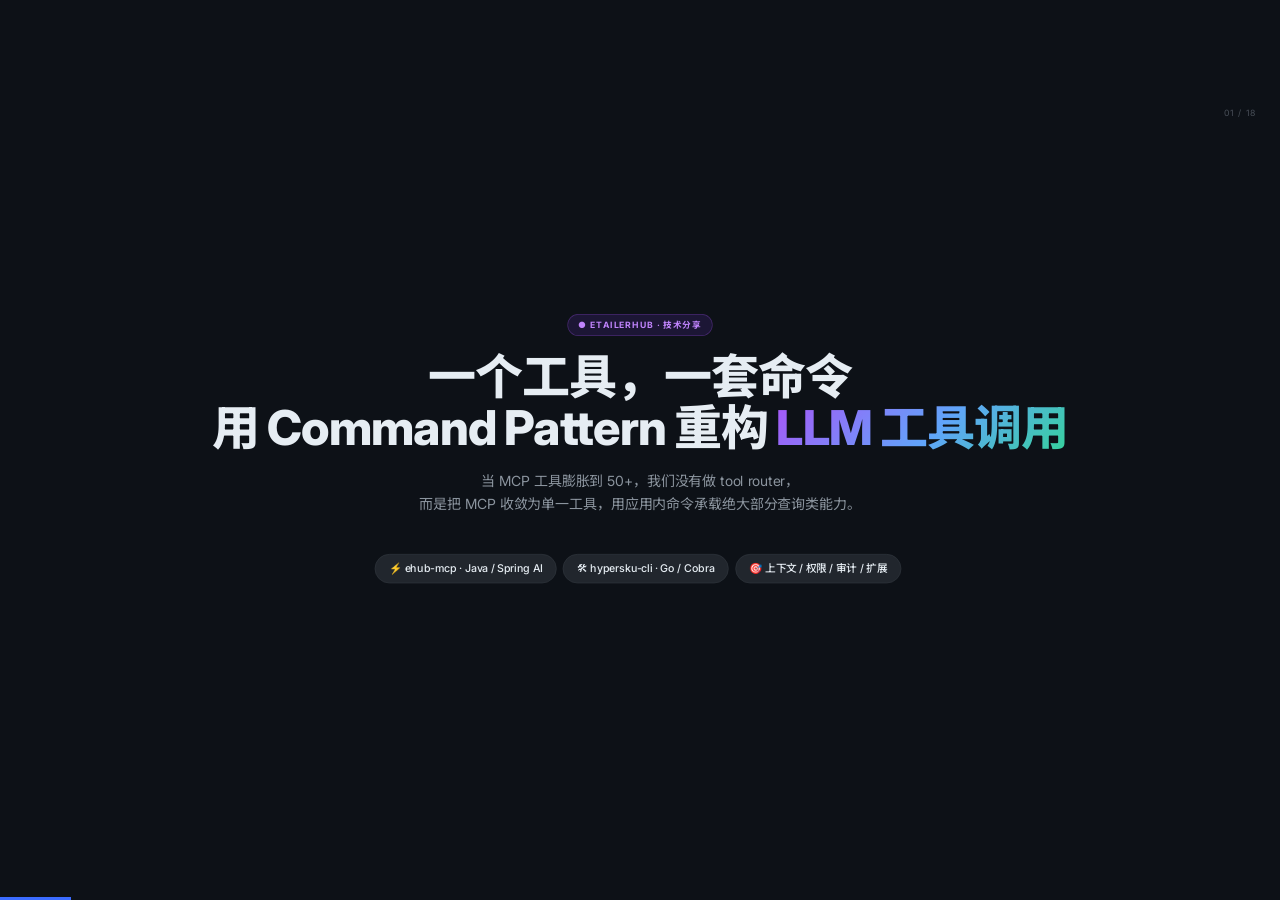
<file: slides/command-pattern-llm-tools/index.html>
<!DOCTYPE html>
<html lang="zh-CN">
<head>
<meta charset="UTF-8">
<meta name="viewport" content="width=device-width, initial-scale=1">
<title>一个工具，一套命令：用 Command Pattern 重构 LLM 工具调用</title>
<link rel="stylesheet" href="../assets/fonts.css">
<link rel="stylesheet" href="../assets/base.css">
<link rel="stylesheet" href="style.css">
</head>
<body class="tpl-obsidian-claude-gradient">
<div class="deck">

  <!-- ===== 01 COVER ===== -->
  <section class="slide is-active">
    <div class="oc-cbg"></div><div class="oc-cgrid"></div>
    <div class="oc-snum">01 / 18</div>
    <div class="oc-tag">● ETAILERHUB · 技术分享</div>
    <h1 class="oc-h1">一个工具，一套命令<br>用 Command Pattern 重构 <span class="oc-g">LLM 工具调用</span></h1>
    <p class="oc-sub">当 MCP 工具膨胀到 50+，我们没有做 tool router，<br>而是把 MCP 收敛为单一工具，用应用内命令承载绝大部分查询类能力。</p>
    <div style="margin-top:32px">
      <span class="oc-pill">⚡ ehub-mcp · Java / Spring AI</span>
      <span class="oc-pill">🛠 hypersku-cli · Go / Cobra</span>
      <span class="oc-pill">🎯 上下文 / 权限 / 审计 / 扩展</span>
    </div>
    <aside class="notes">
      <p>大家好，今天想跟大家聊一个我们最近做完的重构。先交代背景：我们做跨境供应链 SaaS，有一套对外的 MCP 服务叫 ehub-mcp，Spring Boot 3 加 Spring AI，走 Streamable HTTP，服务百炼平台和各种 MCP 桌面客户端。另外还有一个 Go 写的命令行工具 hypersku-cli——它是个实验性项目，定位是命令和 skill 的本地验证场，不是生产工具——这两个工程今天都会出场。</p>
      <p>起步的时候我们跟社区惯例一样：一个业务能力注册一个 MCP 工具，一个注解搞定，挺正常的。但后来业务域涨到 14 个——采购、客户、客户订单、客户画像、物流、仓库、1688 售后、申请售后、国内异常订单、异常处理、增值服务、供应商、第三方平台、AI 分析——每个域三到八个能力，全量铺开眼看要奔 50 个工具去，而且每个季度还在加。</p>
      <p>今天就讲我们怎么从这个坑里爬出来的。<b>答案有点反直觉：不是加一层 router，是把工具砍到一个。</b>留个悬念，我们从头说起。</p>
    </aside>
  </section>

  <!-- ===== 02 AGENDA ===== -->
  <section class="slide">
    <div class="oc-cbg"></div><div class="oc-cgrid"></div>
    <div class="oc-snum">02 / 18</div>
    <div class="oc-tag">● AGENDA</div>
    <h2 class="oc-h2">今天讲四件事</h2>
    <div class="oc-steps">
      <div class="oc-step"><div class="oc-sn">1</div><div class="oc-sc"><h4>问题：被上下文压垮的系统</h4><p>50+ 工具全量注入 prompt，token 成本、选择噪声、扩展摩擦三面受敌</p></div></div>
      <div class="oc-step"><div class="oc-sn">2</div><div class="oc-sc"><h4>方案：一个工具，一套命令</h4><p>run_cli 单入口 + skill 可见性路由 + 应用内 Command Registry</p></div></div>
      <div class="oc-step"><div class="oc-sn">3</div><div class="oc-sc"><h4>深挖：权限模型与设计权衡</h4><p>skill ≠ 授权；command / method 三层正交权限体系</p></div></div>
      <div class="oc-step"><div class="oc-sn">4</div><div class="oc-sc"><h4>验证：数据、Demo 与边界</h4><p>上下文降 80%+、同一任务双方案对比、哪些场景不适合</p></div></div>
    </div>
    <aside class="notes">
      <p>今天的内容分四块，大概 45 分钟。</p>
      <p>第一块讲问题——多工具方案是怎么被上下文压垮的。有个 MCP 的协议行为很多团队没意识到，我们会重点展开。第二块讲方案——一个工具加一套命令，三层架构怎么分工、各自承担什么。第三块是今天的重点，权限模型和设计权衡——这套架构最容易被误解的地方是"你们是不是给了模型一个 shell"，我们会花不少篇幅把这个说清楚。</p>
      <p>第四块用数据、Demo 对比和边界自陈收尾——哪些场景不适合这套模式，我们也会诚实说清。</p>
      <p>讲解过程中欢迎大家随时打断提问。</p>
    </aside>
  </section>

  <!-- ===== 03 PROBLEM: 现状 ===== -->
  <section class="slide">
    <div class="oc-cbg"></div><div class="oc-cgrid"></div>
    <div class="oc-snum">03 / 18</div>
    <div class="oc-tag">● PROBLEM · 我们的现状</div>
    <h2 class="oc-h2">MCP 的协议行为：<span class="oc-g">全量注入</span></h2>
    <div class="oc-grid-3" style="margin-top:20px">
      <div class="oc-card" style="text-align:center"><div class="oc-big oc-g" style="font-size:64px">14</div><p style="color:var(--oc-dim);margin-top:8px;font-size:15px">业务域<br>采购 / 客户 / 物流 / 售后 …</p></div>
      <div class="oc-card" style="text-align:center"><div class="oc-big oc-g" style="font-size:64px">50+</div><p style="color:var(--oc-dim);margin-top:8px;font-size:15px">工具全量铺开<br>每域 3~8 个能力，季度递增</p></div>
      <div class="oc-card" style="text-align:center"><div class="oc-big oc-g" style="font-size:64px">12k</div><p style="color:var(--oc-dim);margin-top:8px;font-size:15px">token 常驻开销<br>每次请求都付这个账</p></div>
    </div>
    <div class="oc-hl" style="margin-top:26px">💡 <b>关键机制：</b>客户端在连接建立（及工具列表变更）后，把服务端<b>全部工具</b>的 schema 收入工具清单，随此后每轮请求全量携带（部分客户端实现为注入 system prompt，属实现细节）——工具是你加的，账单是每轮请求都要付的。</div>
    <aside class="notes">
      <p>先看三个数字。14 个业务域，每个域三到八个能力，全量铺开就是 50 多个工具，而且每个季度都在加新域、新能力。</p>
      <p>这里有个 MCP 的协议行为必须强调：<b>客户端在连接建立（及工具列表变更）后，会把服务端全部工具的 schema——名字、描述、参数定义——收入工具清单，随此后的每一轮请求全量携带；部分客户端的实现是注入 system prompt，那属于实现细节</b>。一个 schema 平均 150 到 300 个 token，50 个工具就是 7.5k 到 1 万 5 的常驻开销。</p>
      <p>这笔账有三重性质：它是每次请求都要付的；它跟当次任务用不用得上这个工具无关；而且工具是你加的、账是全局付的——<b>你给采购域加一个工具，查物流的请求 prompt 也跟着变长</b>。工具是你加的，账单是每次请求都要付的。</p>
    </aside>
  </section>

  <!-- ===== 04 PROBLEM: 三个连锁问题 ===== -->
  <section class="slide">
    <div class="oc-cbg"></div><div class="oc-cgrid"></div>
    <div class="oc-snum">04 / 18</div>
    <div class="oc-tag">● PROBLEM · 连锁反应</div>
    <h2 class="oc-h2">三个连锁问题</h2>
    <div class="oc-grid-3" style="margin-top:20px">
      <div class="oc-card"><span class="oc-badge oc-bb">① 上下文爆炸</span>
<p style="color:var(--oc-dim);font-size:16px;line-height:1.65">50 schema ≈ 7.5k~1.5w token 常驻。三重代价：<b style="color:var(--oc-text)">直接费用</b>、挤占窗口、<b style="color:var(--oc-text)">注意力稀释</b></p></div>
      <div class="oc-card"><span class="oc-badge oc-bo">② 选择噪声</span>
        <p style="color:var(--oc-dim);font-size:16px;line-height:1.65">“订单到哪了” → 模型在 3 个“查询物流”工具间摇摆。description 看起来全都一样。</p></div>
      <div class="oc-card"><span class="oc-badge oc-bp">③ 扩展摩擦</span>
        <p style="color:var(--oc-dim);font-size:16px;line-height:1.65">加一个工具 = 加 schema + 加上下文 + 全列表辨识度重排。description 越写越“卷”。</p>
      </div>
    </div>
    <div class="oc-hl" style="margin-top:26px">💡 <b>真实翻车现场：</b>用户问"订单到哪了"，模型把客户订单号当快递运单号，传给了 domestic_logistics_query——从 description 看，它们都"查询物流"。</div>
    <aside class="notes">
      <p>50 多个 schema 常驻 prompt，带来三个连锁问题，一个比一个隐蔽。</p>
      <p>第一个，<b>上下文爆炸</b>。7.5k 到 1.5w token 常驻，三重代价：直接的钱、挤占任务可用的窗口、还有更隐蔽的注意力稀释——模型要在 50 段描述里找出"这一个"，每次推理都在噪声里跋涉。</p>
      <p>第二个，<b>选择噪声</b>。我们真实翻车过：用户问"订单到哪了"，模型在三个工具之间摇摆——query_customer_order_logistics_info 查客户订单物流、domestic_logistics_query 查快递单号、还有采购物流。从 description 看它们都"查询物流"。最后把客户订单号当快递运单号传了进去。人类工程师都会混淆两个同名函数，模型也一样。</p>
      <p>第三个，<b>扩展摩擦</b>。加一个工具不再是加一行注解：你要写 description，还要考虑它跟既有 50 个工具的辨识度。于是 description 越写越长、越写越"卷"——"注意：本工具只查客户订单，不要用于采购订单"——而每一段辩解式描述又反过来加重问题一。<b>加一个工具的边际成本越来越高，这是最伤的。</b></p>
    </aside>
  </section>

  <!-- ===== 05 WHY NOT ROUTER ===== -->
  <section class="slide">
    <div class="oc-cbg"></div><div class="oc-cgrid"></div>
    <div class="oc-snum">05 / 18</div>
    <div class="oc-tag">● PROBLEM · 为什么没有 tool router</div>
    <h2 class="oc-h2">Router 不是答案</h2>
    <div class="oc-grid-2" style="margin-top:24px">
      <div class="oc-card"><span class="oc-badge oc-bb">做不了</span>
<p style="color:var(--oc-dim);font-size:16px;line-height:1.65">裁剪必须作用在注入之前——要么客户端按会话动态增删工具，要么自建网关改写 tools/list；当时的宿主（百炼、MCP 桌面端）不可控，schema 连接时全量注入，服务端无裁剪钩子，router 无处落脚。</p></div>
      <div class="oc-card"><span class="oc-badge oc-bo">不够</span>
        <p style="color:var(--oc-dim);font-size:16px;line-height:1.65">就算打通裁剪（可控客户端/网关做得到），也只是范式内优化：50 个常驻 → K 个常驻，仍随工具数线性增长；路由错误 = 被裁工具不可见，兜底回退全量；加工具还要同步维护 router 索引；且检索有损，筛漏即盲区——不如让模型直接阅读。</p>
      </div>
    </div>
    <div class="oc-hl" style="margin-top:26px">💡 这些方案的共同盲区：都默认"工具 schema 必须出现在上下文里"，只是想办法让它<b>少一点</b>，没有人质疑它<b>必须在</b>。</div>
    <aside class="notes">
      <p>那做 tool router 呢？先试过几个轻量替代：裁剪工具描述？描述是模型唯一的线索，越短越选错。工具分组加二级路由——先给模型一个"选组"工具，再暴露组内工具？本质是把 router 塞进模型：两跳决策、两次出错机会，而且组内 schema 还是要注入。关键词匹配预筛选？自然语言的同义词多义词面前不堪一击，错筛比不筛更糟。</p>
      <p>正经做 router 呢？先澄清：router 不是伪命题——在可控客户端或自建网关的场景下，确实可以用前置检索/过滤器按对话裁剪注入的工具集，MCP 生态的 tool search 也是同一方向。我们没走这条路，是三层原因。</p>
      <p>第一是<b>做不了</b>。router 的裁剪必须作用在注入之前——要么客户端支持按会话动态增删工具，要么自建网关改写 tools/list。当时的宿主是百炼、MCP 桌面端这类不可控客户端：schema 在连接建立时全量注入，协议没有留给服务端按会话裁剪的钩子，router 无处落脚。</p>
      <p>第二是<b>打通了也不够</b>。就算裁剪链路打通，router 也是同一范式内的优化，不是范式更替："50 个 schema 常驻"优化成"K 个常驻"，占用仍随可见工具数线性增长；路由错误是硬失败——被裁掉的工具模型根本看不见，兜底只能回退全量注入，问题原样回归；每加一个工具还要同步维护 router 的索引，扩展摩擦只是转移；授权与执行依旧焊死在 @McpTool 里，可见性也至多是被 router 优化了注入集，并未与它解耦。</p>
      <p>还有第三层：<b>skill + router 天然比 skill + command 多一跳且有损</b>。模型本身具备阅读能力——skill 被宿主命中后，文档内容就是它要的命令知识，读完即调。router 方案则是串联两跳：宿主先按语义命中 skill，模型读完后还要经 router 的关键词/向量检索二次筛出工具、注入 schema、再读一遍——多一跳延迟，多一跳出错机会，而第二跳的有损检索筛漏的工具模型根本看不见。让模型直接阅读，用的是它最强的语义理解；让检索器替模型选工具，等于把链路里最强的环节外包给了最弱的一跳。</p>
      <p>后来我们意识到，这些方案有个共同盲区：<b>都默认"工具 schema 必须出现在上下文里"，只是想办法让它少一点，没有人质疑它是不是必须在。</b></p>
    </aside>
  </section>

  <!-- ===== 06 SOLUTION: 转向 ===== -->
  <section class="slide">
    <div class="oc-cbg"></div><div class="oc-cgrid"></div>
    <div class="oc-snum">06 / 18</div>
    <div class="oc-tag">● SOLUTION · 一个转向</div>
    <h2 class="oc-h2">从 <span class="oc-g">选工具</span> 到 <span class="oc-g">调命令</span></h2>
    <p class="oc-sub" style="text-align:center;margin:14px auto 0">灵感来自钉钉（dws）/ TAPD（tapd-ai-cli）的"命令入口 + 技能文档"形态，在 hypersku-cli 试验场验证。</p>
    <div class="oc-hl" style="margin-top:28px">💡 <b>关键洞察：</b>命令行的帮助是<b>内省的、分层的、按需的</b>。你不会在登录时被灌输全部 50 个子命令。<br><b>人类从来不需要把 CLI 手册背进脑子，为什么模型需要？</b></div>
    <div class="oc-hl" style="margin-top:12px;border-left-color:var(--oc-green)">🎯 <b>交互方式改变：</b>从"让模型在工具列表里<b>选</b>"，变成"让模型<b>调用</b>命令"。</div>
    <aside class="notes">
      <p>先交代真实的三步演进：MCP 多工具断续用了一年多，description 之痛慢慢积累；然后花几个月做了 Go CLI 试验场；最后一个月内收束成 Command Pattern。<b>不是先想好模式再找应用，是每一步都被上一步的痛点推着走。</b></p>
      <p>第二步值得展开。被 description 折磨久了，某天突然想到：我们日常给 Agent 用的第三方平台——钉钉 dws、TAPD tapd-ai-cli——不都是"一个命令行入口加一份按需加载的技能文档"的形态吗？查证后确认：<b>命令加技能包是被多个第三方平台验证过的做法</b>。于是用 Go 加 Cobra 开发了 hypersku-cli，覆盖同样的 14 个业务域。它不是生产工具，是试验场——在本地快速验证命令的形态、稳定性与可用性，skill 也先对着 CLI 编写和测试。</p>
      <p>命令行有个被严重低估的特性：<b>帮助是内省的、分层的、按需的</b>。你敲 hypersku-cli --help，看到的是一张能力版图；进入某个域再看第二层；具体命令 --help 才看参数。三层帮助，每层只在需要时看一眼，看完就走。</p>
      <p>于是那个问题浮出来了：<b>人类从来不需要把 CLI 手册背进脑子，为什么模型需要？</b></p>
      <p>关键洞察是：命令是比工具更自然的抽象。工具的协议形态要求一次性全暴露；命令的使用形态天然支持按需发现。交互方式就此改变——从"让模型在工具列表里选"，变成"让模型调用命令"。就这一个转向，后面所有设计都从这里推出来。</p>
    </aside>
  </section>

  <!-- ===== 07 SOLUTION: 架构图 ===== -->
  <section class="slide">
    <div class="oc-cbg"></div><div class="oc-cgrid"></div>
    <div class="oc-snum">07 / 18</div>
    <div class="oc-tag">● SOLUTION · 最终方案</div>
    <h2 class="oc-h2">一个工具，一套命令</h2>
    <div class="oc-grid-3" style="margin-top:18px;gap:20px">
      <div class="oc-card" style="text-align:center;border-color:rgba(168,85,247,.35);background:rgba(124,58,237,.05)">
        <span class="oc-badge oc-bp">MCP 入口</span>
        <h4 class="oc-g" style="font-size:22px;margin:10px 0 6px">run_cli</h4>
        <p style="color:var(--oc-dim);font-size:15px;line-height:1.55">一个 string 参数<br>schema 恒定 O(1)<br>上下文 ~100 token</p>
      </div>
      <div class="oc-card" style="text-align:center;border-color:rgba(88,166,255,.35);background:rgba(88,166,255,.05)">
        <span class="oc-badge oc-bb">可见性路由</span>
        <h4 class="oc-g" style="font-size:22px;margin:10px 0 6px">16 个 skill</h4>
        <p style="color:var(--oc-dim);font-size:15px;line-height:1.55">1 总览 + 15 能力域<br>description 常驻 · 正文命中注入<br>~0.5-1k token/域</p>
      </div>
      <div class="oc-card" style="text-align:center;border-color:rgba(63,185,80,.35);background:rgba(63,185,80,.05)">
        <span class="oc-badge oc-bg">能力载体</span>
        <h4 class="oc-g" style="font-size:22px;margin:10px 0 6px">Command</h4>
        <p style="color:var(--oc-dim);font-size:15px;line-height:1.55">进程内方法调用<br>一命令一方法<br>不 fork 进程</p>
      </div>
    </div>
    <div class="oc-hl" style="margin-top:24px">💡 <b>正名：</b>不是 CLI，不是 shell 封装——是应用内的 <b>Command Pattern</b>。一条命令 = 一个 Java 方法调用，没有 Runtime.exec，没有字符串拼接，shell 元字符没有语义生存空间。</div>
    <aside class="notes">
      <p>最终方案是个三件套。</p>
      <p>第一，<b>MCP 收敛为单一工具 run_cli</b>：一个 string 参数，一段固定说明，schema 恒定，命令化能力部分的上下文占用从 O(N) 降到 O(1)。</p>
      <p>第二，<b>16 个 skill 做可见性路由</b>：常驻的只是全部技能的 frontmatter description——16 条，量级很小；技能正文（总览路由表和 15 个域技能）都是命中才注入，每个域 0.5 到 1k token，在合适的时机告诉模型"这个域有哪些命令"。</p>
      <p>第三，<b>Command Registry 做能力载体</b>：服务端进程内的一棵命令树，命令名到方法调用的映射。</p>
      <p>这里要正名，因为看到 run_cli 这个名字，很容易误会我们在 MCP 里包了一个 shell。<b>不是</b>：不 fork 进程，命令执行是进程内的方法调用；不拼 shell 字符串，输入被 tokenizer 按空白切分、按选项语法解析成结构化 Map——分号、管道、$() 这些 shell 元字符在这里<b>没有语义生存空间</b>。它是应用内的 Command Pattern。</p>
      <p>还有个彩蛋：同一套命令语法有两个宿主——Go CLI 做试验场，验证命令稳定性与可用性、编写测试 skill；Java 命令层做生产，服务 MCP。<b>命令先在 CLI 上打磨，再固化到 Java 侧，一套心智，两处复用。</b></p>
    </aside>
  </section>

  <!-- ===== PATTERN · 命令模式正名（新 08）===== -->
  <section class="slide">
    <div class="oc-cbg"></div><div class="oc-cgrid"></div>
    <div class="oc-snum">08 / 18</div>
    <div class="oc-tag">● PATTERN · 应用内的 Command Pattern</div>
    <h2 class="oc-h2">一条命令 = <span class="oc-g">一个对象</span></h2>
    <div class="oc-hl" style="margin-top:18px">📖 <b>GoF 意图：</b>将请求封装为对象，从而可以用不同的请求对客户进行参数化，并支持请求的排队、日志记录与可撤销操作。</div>
    <table class="oc-table" style="margin-top:16px;font-size:15px">
      <tr><th>模式角色</th><th>职责</th><th>本方案对应</th></tr>
      <tr><td>Command</td><td>把请求封装成对象</td><td><span class="oc-g">CommandDefinition</span>（execute 即 run 函数字段）</td></tr>
      <tr><td>ConcreteCommand</td><td>具体命令实现</td><td>各 CommandProvider 产出的命令定义</td></tr>
      <tr><td>Invoker</td><td>持有并触发命令</td><td>分发器 evaluate()（tokenize + 分发）</td></tr>
      <tr><td>Receiver</td><td>真正干活的人</td><td>领域 Service / 业务 API</td></tr>
      <tr><td>Client</td><td>创建并装配命令</td><td>CommandProvider 实现 + ShellConfig</td></tr>
    </table>
    <div class="oc-hl" style="margin-top:18px">💡 <b>判据：调用者与接收者解耦</b>——分发器对任何业务 Service 一无所知。经典收益逐一兑现：请求参数化、日志记录、排队治理；主动裁剪 undo。<b>subCommands 是 Composite 组合；自描述元数据 + --help 内省，是对教科书版的扩展。</b></div>
    <aside class="notes">
      <p>既然标题叫 Command Pattern，花两分钟把模式本身讲清楚，也算正名。</p>
      <p>命令模式是 23 个经典设计模式之一，GoF 的意图一句话：<b>将请求封装为对象，从而可以用不同的请求对客户进行参数化，并支持请求的排队、日志记录与可撤销操作。</b>五个固定角色跟我们的实现一一对应：CommandDefinition 就是 Command，execute 就是那个 run 函数字段；各 CommandProvider 产出的是 ConcreteCommand；分发器 evaluate 是 Invoker；领域 Service 是 Receiver；CommandProvider 加 ShellConfig 是 Client。</p>
      <p>判断"是否命令模式"的标志是<b>调用者与接收者解耦</b>：分发器对任何业务 Service 一无所知，只面对统一的命令抽象。模式承诺的经典收益逐一兑现：请求参数化——模型用命令字符串参数化调用；日志记录——单入口一行审计日志；排队与治理——命令级限流的架构前提。唯一主动裁剪的是 undo，查询型命令无状态可撤。</p>
      <p>两个加分项：subCommands 命令树是命令模式与 Composite 模式的经典组合；而给命令对象挂上 description、options、arguments 这些自描述元数据、支撑 --help 内省，是我们对教科书版的扩展——命令从"可执行"升级为"可自我解释"，L2 的运行时内省完全建立在这个扩展上。</p>
    </aside>
  </section>

  <!-- ===== 08 ARCH: run_cli 设计 ===== -->
  <section class="slide">
    <div class="oc-cbg"></div><div class="oc-cgrid"></div>
    <div class="oc-snum">09 / 18</div>
    <div class="oc-tag">● ARCH · MCP 收敛为单工具</div>
    <h2 class="oc-h2">run_cli 的设计</h2>
    <pre class="oc-code oc-code-sm" style="margin-top:18px"><span class="cm">// CliTools.java — 唯一的 MCP 工具入口</span>
<span class="cc">@Service</span>
<span class="ca">@PreAuthorize("hasAuthority('tool:cli')")</span>
public class CliTools {

    <span class="cc">@McpTool</span>(name = <span class="cs">"run_cli"</span>, title = <span class="cs">"执行 CLI 命令"</span>, description = <span class="cs">"""
        通用命令行工具入口，执行 Hypersku CLI 命令。
        所有命令必须以 `hypersku-cli` 开头，语法：
        `hypersku-cli &lt;命令路径&gt; [位置参数] --&lt;选项&gt;=&lt;值&gt;`"""</span>)
    public String runCli(<span class="cc">@McpToolParam</span>(description = <span class="cs">"命令"</span>) String cliCommand) {
        <span class="cp">if</span> (StrUtil.isBlank(cliCommand)) <span class="cp">return</span> shell.help(); <span class="cm">// 空命令 → 总帮助</span>
        logger.info(<span class="cs">"run command: {}"</span>, cliCommand);
        <span class="cp">return</span> this.shell.evaluate(cliCommand);
    }
}</pre>
    <div class="oc-grid-3" style="margin-top:16px">
      <div class="oc-card" style="text-align:center;padding:14px"><h4 class="oc-g" style="font-size:18px">1 个 vs N 个</h4><p style="color:var(--oc-dim);font-size:14px;line-height:1.5">schema 恒定<br>O(N) → O(1)</p></div>
      <div class="oc-card" style="text-align:center;padding:14px"><h4 class="oc-g" style="font-size:18px">单参数有意为之</h4><p style="color:var(--oc-dim);font-size:14px;line-height:1.5">利用模型的命令行<br>语料先验</p></div>
      <div class="oc-card" style="text-align:center;padding:14px"><h4 class="oc-g" style="font-size:18px">空命令 = 路标</h4><p style="color:var(--oc-dim);font-size:14px;line-height:1.5">返回总帮助<br>零成本兜底</p></div>
    </div>
    <aside class="notes">
      <p>先看 run_cli 的代码，很短，值得逐行看。</p>
      <p>类上挂 @PreAuthorize("hasAuthority('tool:cli')")——授权落点第四章细讲。工具方法就一个：@McpTool 注解声明名字和描述，description 里只写了命令语法规范——必须以 hypersku-cli 开头、位置参数在选项前、任意命令加 --help 看帮助。<b>注意这段描述是恒定的，不含任何具体命令知识。</b></p>
      <p>三个设计要点。第一，<b>为什么是 1 个而不是 N 个</b>：一个 string 参数吃下所有命令，schema 恒定、不随能力增长变化，命令化能力部分的上下文从 O(N) 降到 O(1)。当然，少数强 schema 工具我们保留了原生 MCP 形态，混合策略在第八节讲。</p>
      <p>第二，<b>单参数是有意为之</b>：不做结构化的 command 加 args 对象，因为命令语法本身就是模型的已知心智——全世界的模型都练过海量命令行语料，--help 是它们最熟悉的内省动作。<b>把命令当字符串，是把这个先验直接拿来用。</b></p>
      <p>第三，<b>空命令返回总帮助</b>：模型迷路时有一个零成本的"回到路标"动作。中间那行 logger.info 后面审计部分会用到，先记住它。</p>
    </aside>
  </section>

  <!-- ===== 09 ARCH: skill 路由 ===== -->
  <section class="slide">
    <div class="oc-cbg"></div><div class="oc-cgrid"></div>
    <div class="oc-snum">10 / 18</div>
    <div class="oc-tag">● ARCH · skill 可见性路由</div>
    <h2 class="oc-h2">四级渐进式披露</h2>
    <div class="oc-lv">
      <div class="oc-card" style="border-left:3px solid var(--oc-accent2)">
        <div class="lv-tag" style="color:var(--oc-accent3)">L0 · MCP 工具</div>
        <h4>run_cli</h4>
        <p>常驻上下文<br>~100 token · 恒定</p>
      </div>
      <div class="oc-card" style="border-left:3px solid var(--oc-blue)">
        <div class="lv-tag" style="color:var(--oc-blue)">L1 · skill</div>
        <h4>description 常驻 + 正文按需</h4>
        <p>16 条 frontmatter 常驻<br/>正文命中注入 ~0.5-1k token/域</p>
      </div>
      <div class="oc-card" style="border-left:3px solid var(--oc-green)">
        <div class="lv-tag" style="color:var(--oc-green)">L2 · --help</div>
        <h4>运行时内省</h4>
        <p>按次返回<br>不驻留</p>
      </div>
      <div class="oc-card" style="border-left:3px solid var(--oc-orange)">
        <div class="lv-tag" style="color:var(--oc-orange)">L3 · 执行</div>
        <h4>命令结果</h4>
        <p>进入对话<br>模型据此决策</p>
      </div>
    </div>
    <div class="oc-hl" style="margin-top:22px">💡 <b>重要区分：</b>skill 只控制"模型看得见什么"，是纯粹的<b>可见性</b>问题。<b>skill ≠ 权限</b>——技能包被注入不等于执行权被授予，真正的边界在第四章。</div>
    <aside class="notes">
      <p>第二层，skill 做可见性路由。它回答一个问题：模型在某个场景下，应该知道哪些命令的存在？</p>
      <p>run_cli 的描述不承载任何具体命令知识，命令知识的注入由 16 个技能包承担：一个总览技能，只放一张"能力域到命令入口到技能包"的路由表；下面 15 个域技能，各管一个域的命令细节。触发靠 frontmatter description 的描述式路由——写的是"用户会说的话"，比如"当用户提到物流、轨迹、快递、到哪了、包裹并提供运单号时"。宿主按语义命中，只有被命中技能的正文进入上下文——总览与域技能一视同仁；真正常驻的是全部 16 条技能的 frontmatter description。</p>
      <p>这形成四级渐进式披露。L0 是 run_cli，常驻上下文约 100 token，恒定。L1 是总览加域技能包：真正常驻的是全部 16 条技能的 frontmatter description——随技能数线性增长，但量级很小，这里主动说破；正文都是命中才注入，总览路由表约 500 token 只放一张能力版图表，域技能每个 0.5 到 1k token，同时激活的域通常不超过两三个。L2 是 --help 运行时内省，按次返回不驻留。L3 是命令执行结果，进入对话。<b>能力知识从常驻 prompt 变成按需取用，每一级只在需要时付费。</b></p>
      <p>还有一层好处藏在文档的写法里。模型看到命令描述的主通道是 skill 文档：域技能命中注入时，命令的作用、参数含义、输出格式、注意事项随文档一起到达模型，看完即调；CommandDefinition 的 description 是第二通道，--help 时按次取用。使用案例下沉为独立的可取用内容，模型自己决定读多深：简单命令看完描述即调，复杂命令或首次使用才拉案例对照，花销与需求深度成正比，而不是与工具总量成正比。两层通道都不占常驻 token。这也是 router 给不了的：检索器只决定注入哪几个工具，注入的就是全量 schema，没有先看描述、再看案例的层次。</p>
      <p>最后强调一个区分：<b>skill 不等于权限</b>。它只控制模型看得见什么。技能包被注入不等于执行权被授予；反过来，模型没见过某个命令也不构成安全边界——它可能从对话历史里学到命令名并调用。真正的边界在第四章，马上到。</p>
    </aside>
  </section>

  <!-- ===== 10 ARCH: CommandRegistry ===== -->
  <section class="slide">
    <div class="oc-cbg"></div><div class="oc-cgrid"></div>
    <div class="oc-snum">11 / 18</div>
    <div class="oc-tag">● ARCH · command 做能力载体</div>
    <h2 class="oc-h2">Command Registry</h2>
    <pre class="oc-code oc-code-sm" style="margin-top:16px"><span class="cm">// 一命令一方法，进程内执行</span>
public class CommandDefinition {
    String name;                                        <span class="cm">// 命令名</span>
    String shortDesc; String description;               <span class="cm">// help() 的素材</span>
    Function&lt;Map&lt;String, String&gt;, String&gt; run;          <span class="cm">// 执行函数</span>
    Map&lt;String, CommandDefinition&gt; subCommands;         <span class="cm">// 子命令树</span>
    List&lt;OptionDefinition&gt; options;                     <span class="cm">// --key=value</span>
    List&lt;ArgumentDefinition&gt; arguments;                 <span class="cm">// 位置参数</span>
}

<span class="cm">// 注册：新增命令只需新增一个类</span>
<span class="cc">@Configuration</span>
public class ShellConfig {
    public ShellConfig(List&lt;<span class="cc">CommandProvider</span>&gt; providers) {  <span class="cm">// Spring 自动扫描</span>
        Shell.builder().commands(providers.stream()
            .map(CommandProvider::command).toList()).build();
    }
}</pre>
    <div class="oc-hl" style="margin-top:16px">💡 <b>新增命令 = 新增一个类</b>，注册代码零改动，符合开闭原则。执行是进程内方法调用，没有 Runtime.exec，没有字符串拼接进 shell。</div>
    <aside class="notes">
      <p>第三层，Command Registry——一棵由 CommandDefinition 组成的命令树（代码里的 Shell 是历史类名，实为命令注册与分发容器，非 shell）。</p>
      <p>看字段：name 是命令名；shortDesc 和 description 是帮助文本的素材；run 是执行函数——一命令一方法；subCommands 是子命令树，域内细分靠它承载；options 是选项参数，arguments 是位置参数，按声明顺序自动编号。</p>
      <p>注册机制是 CommandProvider 函数式接口：每个实现类是一个 Spring 组件，提供一条子命令；ShellConfig 注入 List 自动聚合成树。<b>新增命令等于新增一个类，注册代码零改动，符合开闭原则。</b></p>
      <p>执行流程：evaluate 按空白 tokenize，根命令名强校验——写错直接返回总帮助，模型拿到的错误信息本身就是路标；子命令逐级分发；--help 在任意位置都能触发；位置参数在前、--opt=value 在后，解析成 Map 交给执行函数。这里有个隐性收益：面向模型的文档只教一种范式，但解析层其实同时兼容 --opt=value、--opt value 和 --flag 三种形式——模型偶尔写串也不会失败。<b>范式收敛是给模型减负，不是给系统加脆性。</b></p>
      <p>校验也是分层的：解析层做结构性校验——必填项、选项名合法性、位置参数个数；方法层做业务校验——订单号格式、数据归属。校验失败不抛异常栈，返回 help 或一句"缺少必填参数 trackingNumber"——模型读得懂，就能自我修正。</p>
    </aside>
  </section>

  <!-- ===== 11 ARCH: 分层对比 ===== -->
  <section class="slide">
    <div class="oc-cbg"></div><div class="oc-cgrid"></div>
    <div class="oc-snum">12 / 18</div>
    <div class="oc-tag">● ARCH · 为什么分层成立</div>
    <h2 class="oc-h2">三层正交 vs MCP 多工具</h2>
    <table class="oc-table" style="margin-top:18px">
      <tr><th></th><th>我们的三层架构</th><th>MCP 多工具方案</th></tr>
      <tr><td>可见性</td><td style="color:var(--oc-green)">skill 控制 · 按需注入</td><td style="color:var(--oc-red)">全量注入 · 难按端裁剪</td></tr>
      <tr><td>授权</td><td style="color:var(--oc-green)">Spring Security authority</td><td style="color:var(--oc-dimmer)">焊死在 @McpTool</td></tr>
      <tr><td>执行</td><td style="color:var(--oc-green)">Command Registry · 进程内方法调用</td><td style="color:var(--oc-dimmer)">每个工具独立实现</td></tr>
      <tr><td>变更成本</td><td style="color:var(--oc-green)">加命令不动 MCP 层</td><td style="color:var(--oc-red)">加 schema → 全客户端 prompt 变化</td></tr>
      <tr><td>审计</td><td style="color:var(--oc-green)">单入口一行日志</td><td style="color:var(--oc-red)">N 个入口分散埋点</td></tr>
    </table>
    <div class="oc-hl" style="margin-top:20px">💡 <b>三层分离的本质：</b>可见性、授权、执行各自独立演进——加命令不动 MCP 层，调路由不动命令，改权限不动前两者。</div>
    <aside class="notes">
      <p>为什么这个分层成立？三层各管一件事，职责单一且正交：MCP 工具层管入口和协议，回答"模型怎么调"，几乎不变；skill 层管可见性路由，回答"模型此刻该知道什么"，随场景演进；command 层管能力和执行，回答"实际能做什么"，随业务增长。</p>
      <p>对比 MCP 多工具方案就清楚了。在那边，可见性、授权、执行<b>全部焊死在同一个 @McpTool 注解里</b>：你想对某个客户端隐藏一个工具？严格说不是做不到，而是没有声明式的做法——协议把工具清单定在 server 粒度，Spring AI 注解模式注册即全量暴露，真要区分只能按客户端拆部署。而改一个参数说明，则是全量客户端的 prompt 同步变化。</p>
      <p>三层分离后，每件事都可以独立演进：<b>加命令不动 MCP 层，调路由不动命令，改权限不动前两者。</b></p>
      <p>审计也顺带受益。run_cli 的入口收敛让全系统的执行流只有一个咽喉要道，一行 logger.info 记录的就是"执行了什么"——命令加参数；"谁"和"何时"在同一请求上下文里对齐。审计要素天然聚合在一处，多工具方案的同样要素要横跨 N 个工具分散埋点。</p>
    </aside>
  </section>

  <!-- ===== 12 PERMISSION: 边界 ===== -->
  <section class="slide">
    <div class="oc-cbg"></div><div class="oc-cgrid"></div>
    <div class="oc-snum">13 / 18</div>
    <div class="oc-tag">● PERMISSION · 应用内 command 的天然优势</div>
    <h2 class="oc-h2">不是 shell，权限边界更清晰</h2>
    <div class="oc-grid-3" style="margin-top:20px">
      <div class="oc-card" style="text-align:center"><h4 class="oc-g" style="font-size:18px">没有 shell</h4><p style="color:var(--oc-dim);font-size:15px;line-height:1.6;margin-top:8px">分号、管道、反引号<br>只是普通字符<br>注入没有落点</p></div>
      <div class="oc-card" style="text-align:center"><h4 class="oc-g" style="font-size:20px">不 fork 进程</h4><p style="color:var(--oc-dim);font-size:15px;line-height:1.6;margin-top:8px">没有进程逃逸<br>没有环境继承<br>执行面 = 注册表里的方法</p></div>
      <div class="oc-card" style="text-align:center"><h4 class="oc-g" style="font-size:20px">完全自主</h4><p style="color:var(--oc-dim);font-size:15px;line-height:1.6;margin-top:8px">不依赖 OS 权限<br>边界定义在应用内<br>可做到 OS 做不到的粒度</p></div>
    </div>
    <div class="oc-hl" style="margin-top:24px">💡 <b>三层权限模型：</b><br>skill → 可见性（模型知道什么）— <b>不是安全边界</b><br>command → 授权（允许执行什么）— Spring Security authority<br>method → 执行（真正干活）— 领域 Service 业务校验</div>
    <aside class="notes">
      <p>进入第四章，权限模型。很多人听到"命令"会警惕：这是不是给了模型一个 shell？恰好相反，<b>应用内 command 的权限边界比任何 OS shell 都清晰</b>。</p>
      <p>三个"没有"。没有 shell，就没有 shell 注入——分号、管道、反引号在这里只是普通字符，tokenizer 按空白切分后进入 Map，注入语法没有可执行的落点。不 fork 进程，就没有逃逸——没有子进程就没有进程逃逸、没有环境继承、没有任意二进制执行，执行面收敛为注册表里那几个 Java 方法。不是复用 OS 权限，而是完全自主——边界定义在应用内部，这反而让它可以做到 OS 做不到的粒度，下一页讲。</p>
      <p>权限模型是三层：<b>skill 管可见性</b>，模型知道什么——注意这不是安全边界；<b>command 管授权</b>，允许执行什么——落在 Spring Security authority；<b>method 管执行</b>，真正干活——领域 Service 里的业务校验。</p>
      <p>授权的具体落点在工具类上：CliTools 挂 hasAuthority('tool:cli')，OrderInfoTools 挂 tool:customer。API Key 跟 authority 绑定——配置里每个 key 映射一组 authority，key 一进来，能执行哪些工具组就定了。<b>模型"看得见"和"被允许"是两条独立的轴。</b></p>
    </aside>
  </section>

  <!-- ===== 13 PERMISSION: 粒度 ===== -->
  <section class="slide">
    <div class="oc-cbg"></div><div class="oc-cgrid"></div>
    <div class="oc-snum">14 / 18</div>
    <div class="oc-tag">● PERMISSION · shell 做不到的粒度</div>
    <h2 class="oc-h2">命令树上的<span class="oc-g">任意子树</span></h2>
    <div class="oc-steps" style="max-width:800px;margin-top:18px">
      <div class="oc-step"><div class="oc-sn">1</div><div class="oc-sc"><h4>方法级授权</h4><p>每条命令可挂独立 authority，粒度到单条命令（写操作收紧为未来预留）</p></div></div>
      <div class="oc-step"><div class="oc-sn">2</div><div class="oc-sc"><h4>参数级授权</h4><p>拦截器拿到解析后的 Map，按参数值做策略（如只查自己 tenant 的订单）</p></div></div>
      <div class="oc-step"><div class="oc-sn">3</div><div class="oc-sc"><h4>上下文级授权</h4><p>请求所在的会话、用户、来源 key 全部在 Spring 上下文里，方法执行时随手可取</p></div></div>
      <div class="oc-step"><div class="oc-sn">4</div><div class="oc-sc"><h4>组合级授权</h4><p>允许 logistics tracking 但禁止 after-sales 域——OS 只能给整个可执行文件，我们能给命令树上任意子树</p></div></div>
    </div>
    <div class="oc-hl" style="margin-top:22px">💡 <b>权限拒绝反馈给模型：</b>拒绝由方法级校验产生（@PreAuthorize 在工具方法调用时触发，过滤器层只处理认证失败），经 MCP 错误通道返回。结构化语义化文案开发中（与 OAuth 权限改造同批），当前返回框架默认消息——设计原则：让模型停止重试、转告用户。</div>
    <aside class="notes">
      <p>因为命令执行就是方法调用，方法级的一切控制手段都直接可用。先说现状：当前落地的是工具组级授权——@PreAuthorize 加 key 到 authority 的映射。下面四种粒度是这套架构顺手可得、按需启用的。</p>
      <p><b>方法级</b>：每条命令的执行函数可以挂独立 authority，查询类放行——未来若引入写操作，可设独立的高敏 authority 收紧，粒度到单条命令（当前业务全部为 query）。<b>参数级</b>：拦截器能拿到解析后的参数 Map，可以按参数值做策略，比如某些 key 只能查自己 tenant 的订单前缀。<b>上下文级</b>：会话、用户、来源 key 都在 Spring 上下文里，方法执行时随手可取。<b>组合级</b>：允许 logistics tracking 但禁止 after-sales 域整体——OS 只能给你整个可执行文件，我们能给命令树上任意一棵子树。</p>
      <p>再补一条对抗 prompt injection 的防线：恶意网页或对话历史能诱导模型"看见"甚至尝试调用某条命令，但不会让 authority 多放行一个组。<b>可见性可能被注入操纵，准入不会。</b>这就是两层必须分离的原因。</p>
      <p>实战细节：权限拒绝的反馈要面向模型设计。拒绝由 Spring Security 的方法级校验产生——@PreAuthorize 在工具方法调用时触发，而非过滤器层，后者只处理认证失败——经 MCP 工具调用的错误通道返回模型。第一版返回裸 403，模型会固执地重试或换参数硬闯。结构化的语义化拒绝文案"该 key 无权执行此命令组"仍在开发中（与 OAuth 权限改造同批推进），当前版本返回框架默认消息；目标行为是模型从重试转为转告用户——因为这是明确的"不允许"，不是"参数错了再试一次"。</p>
    </aside>
  </section>

  <!-- ===== 14 DEMO: 双方案对比 ===== -->
  <section class="slide">
    <div class="oc-cbg"></div><div class="oc-cgrid"></div>
    <div class="oc-snum">15 / 18</div>
    <div class="oc-tag">● DEMO · 同一任务，两种方案</div>
    <h2 class="oc-h2">任务："订单 3 天没动了，帮我查一下"</h2>
    <div class="oc-grid-2" style="margin-top:18px">
      <div class="oc-card"><span class="oc-badge oc-bb">方案 A：MCP 多工具全量注入</span>
        <p style="color:var(--oc-dim);font-size:15px;line-height:1.6">prompt 50+ 工具 schema<br><b style="color:var(--oc-orange)">~12,000 token 常驻</b><br>模型犹豫、误调 1 次<br>有效调用率 3/5（5 轮，含 2 次纠错）</p></div>
      <div class="oc-card" style="border-color:rgba(63,185,80,.35);background:rgba(63,185,80,.05)"><span class="oc-badge oc-bg">方案 B：单工具 + skill + command</span>
        <p style="color:var(--oc-dim);font-size:15px;line-height:1.6">run_cli + 2 个域技能<br><b style="color:var(--oc-green)">~2,000 token</b><br>模型直接命中<br>有效调用率 2/2（2 轮，零纠错）</p></div>
    </div>
    <table class="oc-table" style="margin-top:18px;font-size:16px">
      <tr><th>维度</th><th>方案 A</th><th>方案 B</th></tr>
      <tr><td>常驻上下文</td><td style="color:var(--oc-orange)">~12,000 token</td><td style="color:var(--oc-green)">~2,000 token</td></tr>
      <tr><td>有效调用率</td><td style="color:var(--oc-orange)">3/5</td><td style="color:var(--oc-green)">2/2</td></tr>
      <tr><td>首 token 延迟</td><td style="color:var(--oc-orange)">显著增加</td><td style="color:var(--oc-green)">明显更低</td></tr>
      <tr><td>授权粒度</td><td style="color:var(--oc-dimmer)">工具组级，粒度固定于工具</td><td style="color:var(--oc-green)">工具组级起步，可扩展到命令/参数/子树级</td></tr>
      <tr><td>开发维护</td><td style="color:var(--oc-dimmer)">说明写注解·无结构约束·改注解即改 prompt</td><td style="color:var(--oc-green)">说明是定义层结构化字段·维护类+技能文档两件套不碰 MCP 层</td></tr>
    </table>
    <aside class="notes">
      <p>看一个 Demo。它是真实多步任务："客户反馈订单 3 天没动，帮我查一下订单状态和最新物流，如果是异常件顺便看下有没有售后工单。"需要客户订单、物流轨迹、售后三个域，典型跨域任务。</p>
      <p>先说基线：方案 A 的数字来自重构前多工具形态的等比例复现环境——保留原 50 多个工具的 schema、同一模型、同一任务集；方案 B 是当前部署形态。两种形态同 key、同任务先后执行，数字取多轮典型观测。</p>
      <p>方案 A：prompt 里 50 多个工具 schema，约 12000 token 常驻。模型第一轮在三个"物流"工具间犹豫，选中 query_customer_order_logistics_info 之后又误调了一次 domestic_logistics_query，把订单号当运单号传入。<b>5 轮里 2 轮是纠错，有效调用率 3/5。</b></p>
      <p>方案 B：常驻 prompt 是 run_cli schema 加命中注入的客户、物流两个域技能，约 2000 token。模型直接产出两条命令——customer order info 和 logistics tracking——2 次调用全部命中，零纠错。差距肉眼可见：system prompt 长度，和模型第一次调用就命中的"手感"。</p>
      <p>补一句诚实说明：本次执行中任务的条件分支（"如果是异常件顺便看下售后工单"）未触发——订单非异常件，售后域技能未注入，第三步未执行。</p>
      <p>表里补一行工程维度的对比，token 之外这套方案从四个维度看也优于直接用 @McpTool。<b>工具说明</b>：@McpTool 的 description 只是注解里的一个字符串，长度、结构全无约束；CommandDefinition 的 shortDesc 加 description 加逐项参数说明是结构化字段，写清楚作用、参数含义、输出格式是它的本职。<b>代码规范</b>：优势收敛在定义层，名称、说明、选项、位置参数收进类型化的声明字段，命令以类为单位组织；同时要说清反向的一面——运行时类型安全在工具侧：@McpTool 的参数是类型化的 Java 方法参数，命令侧 run 是 Function&lt;Map&lt;String,String&gt;,String&gt;，运行时靠字符串键取参，这正是保留强 schema 原生工具的理由之一。<b>维护</b>：前者改一行说明就是改全量客户端的 prompt；后者的命令知识首要通道是 skill 文档，改命令参数说明要同步改 SKILL.md——维护是"类加技能文档"两件套，但都收敛在应用内，不触碰 MCP 协议层，发布即生效。<b>token</b>：前者 description 写多长常驻 token 就涨多少，详写与省钱此消彼长；后者说明只在 --help 时按次返回，想写多详细都不占常驻 token，详细与省钱不再冲突。</p>
    </aside>
  </section>

  <!-- ===== 15 DATA: 数据与踩坑 ===== -->
  <section class="slide">
    <div class="oc-cbg"></div><div class="oc-cgrid"></div>
    <div class="oc-snum">16 / 18</div>
    <div class="oc-tag">● DATA · 量化收益与踩坑</div>
    <h2 class="oc-h2"><span class="oc-g">80%+</span> 上下文降幅</h2>
    <div class="oc-grid-3" style="margin-top:16px">
      <div class="oc-card" style="text-align:center"><div class="oc-big oc-g" style="font-size:56px">-80%</div><p style="color:var(--oc-dim);margin-top:6px;font-size:15px">常驻 schema token<br>12k → ~100</p></div>
      <div class="oc-card" style="text-align:center"><div class="oc-big oc-g" style="font-size:56px">-70%</div><p style="color:var(--oc-dim);margin-top:6px;font-size:15px">输入 token 费用<br>长 prompt 放大效应退场</p></div>
      <div class="oc-card" style="text-align:center"><div class="oc-big oc-g" style="font-size:56px">↑</div><p style="color:var(--oc-dim);margin-top:6px;font-size:15px">成功率 & 轮次效率<br>纠错轮次基本消失</p></div>
    </div>
    <table class="oc-table" style="margin-top:16px;font-size:15px">
      <tr><th>踩过的坑</th><th>解法</th></tr>
      <tr><td>skill 不触发</td><td>description 改写为"用户会说的话" + 总览技能兜底路由</td></tr>
      <tr><td>模型参数错</td><td>强校验根命令名 + 缺参返回 help() + 统一参数范式</td></tr>
      <tr><td>命令粒度失当</td><td>一条命令 = 一次 API 调用 + 一个明确意图，域内子命令树细分</td></tr>
      <tr><td>拒绝后重试</td><td>拒绝消息语义化："该 key 无权执行此命令组"（设计定稿，实现随 8.4 权限改造推进中）</td></tr>
    </table>
    <aside class="notes">
      <p>数据说话。常驻 schema 从约 12k token 降到 run_cli 本体约 100 token，叠加按需技能后典型场景 1.5 到 2.5k，<b>整体降幅 80% 以上</b>。输入 token 费用按日均调用量估算下降约七成——长 prompt 对每轮推理的放大效应退场了。成功率方面，跨域任务"选错工具、再纠错"的轮次基本消失，端到端成功率和轮次效率双升。</p>
      <p>先诚实声明：这些是内部典型场景的观测与估算，不是实验室基准。趋势稳定，数字请以自家实测为准。</p>
      <p>四个坑。skill 不触发——早期描述写得太"工程"，"本技能封装 logistics API"，宿主匹配不上"包裹到哪了"这种口语；改成用户会说的话，再留总览技能兜底。模型参数错——位置参数和选项混用、根命令名各种变体；强校验加缺参返回 help 解决。命令粒度失当——customer 一条命令吞下档案、订单、地址、统计全参数时，填参出错率飙升；拆太细模型又不会选；最后定标"一条命令等于一次 API 调用加一个明确意图"，域内靠子命令树细分。拒绝后重试——裸 403 让模型硬闯；解法是拒绝消息语义化为"该 key 无权执行此命令组"，设计定稿，实现随 OAuth 权限改造推进中。</p>
    </aside>
  </section>

  <!-- ===== BOUNDARY · 临界点（新 17）===== -->
  <section class="slide">
    <div class="oc-cbg"></div><div class="oc-cgrid"></div>
    <div class="oc-snum">17 / 18</div>
    <div class="oc-tag">● BOUNDARY · 不是银弹</div>
    <h2 class="oc-h2">临界点：命令与工具的<span class="oc-g">分工</span></h2>
    <div class="oc-grid-2" style="margin-top:18px">
      <div class="oc-card"><span class="oc-badge oc-bb">长任务 / 流式输出</span>
        <p style="color:var(--oc-dim);font-size:15px;line-height:1.6">命令是请求-响应式的，分钟级任务与渐进式结果装不进"一次调用一个字符串返回"，需任务句柄 + 轮询/订阅补足。</p></div>
      <div class="oc-card"><span class="oc-badge oc-bo">重外部资源操作</span>
        <p style="color:var(--oc-dim);font-size:15px;line-height:1.6">多步确认、断点续传、大文件——复杂交互协商更适合原生工具或专用协议。</p></div>
    </div>
    <div class="oc-grid-2" style="margin-top:14px">
      <div class="oc-card"><span class="oc-badge oc-bp">写 / 编辑类能力</span>
        <p style="color:var(--oc-dim);font-size:15px;line-height:1.6">当前全部为 query，无 modify 实践。<b style="color:var(--oc-text)">初步推断不适合</b>：错误成本不对称、解析层校验弱于 schema；但 modify 难点对原生工具同样成立。</p></div>
      <div class="oc-card"><span class="oc-badge oc-bg">复杂 schema 场景</span>
        <p style="color:var(--oc-dim);font-size:15px;line-height:1.6">十几个强类型参数、嵌套结构、严格枚举——schema 约束比字符串命令更稳。混合保留 LogisticsTools 等原生工具。</p></div>
    </div>
    <div class="oc-hl" style="margin-top:20px">💡 <b>立场：</b>不是全盘否定传统工具调用，而是寻找临界点、按场景分而治之——<b>命令与工具不是替代关系，是分工关系。</b></div>
    <aside class="notes">
      <p>诚实说清边界，这套模式不是银弹。先亮立场：<b>我们不是用命令模式全盘否定传统工具调用，而是在找两种方式的临界点</b>——哪种能力用命令承载，哪种留给原生工具，按场景分而治之。</p>
      <p>四类不适合。长任务和流式——命令是请求响应式的，分钟级任务和渐进式结果装不进一次调用一个字符串返回，要任务句柄加轮询订阅补。重外部资源——多步确认、断点续传、大文件，更适合原生工具或专用协议。</p>
      <p>写编辑类要重点说：先交代事实——因为业务原因，我们目前所有工具都只做 query，没有 modify 实践，下面是<b>基于历史经验的初步推断，不是结论</b>。推断 command 可能不适合：查询错了代价至多一次重试，编辑错了脏数据可能已经落库，字符串命令在解析层的结构校验也弱于 schema 的类型枚举必填约束。但另一半也要说清：modify 的难点——复杂表单项、严格校验、多轮交互、多步处理——是场景本身的挑战，对直接用 MCP 工具同样成立，不是换回原生工具就能解决。</p>
      <p>复杂 schema——十几个强类型参数、嵌套结构、严格枚举，schema 约束反而比字符串命令稳。我们的做法是混合保留：CliTools 之外，LogisticsTools 这些少数强 schema 工具仍以原生 MCP 形态存在。<b>命令与工具不是替代关系，是分工关系。</b></p>
    </aside>
  </section>

  <!-- ===== 16 THANKS ===== -->
  <section class="slide">
    <div class="oc-cbg"></div><div class="oc-cgrid"></div>
    <div class="oc-snum">18 / 18</div>
    <div class="oc-tag">● SUMMARY</div>
    <div class="oc-quote">
      <blockquote>我们没有做 CLI，我们做的是：<br>用 Command Pattern 把能力抽象成方法，<br>用 skill 做可见性路由，<br>用单一工具做入口——<br><span class="oc-g">在上下文、权限、审计、扩展四个维度<br>同时简化了 LLM 工具调用。</span></blockquote>
    </div>
    <div style="margin-top:36px">
      <span class="oc-pill">📋 上下文：O(N) → O(1)</span>
      <span class="oc-pill">🔐 权限：三层正交</span>
      <span class="oc-pill">📊 审计：单入口一行日志</span>
      <span class="oc-pill">🚀 扩展：加一个类 + 一个 skill</span>
    </div>
    <p class="oc-sub" style="margin-top:24px;font-size:18px">核心原则：<b style="color:var(--oc-text)">上下文是稀缺资源，能力的加载应该是按需、分层、场景驱动的。</b></p>
    <div class="oc-hl" style="margin-top:18px">下一步：OAuth 2.1 权限改造 · 命令级限流 · 使用埋点数据闭环</div>
    <div class="oc-hl" style="margin-top:10px;border-left-color:var(--oc-green)">🎯 <b>行动点：</b>查询类能力从第一个工具起就走"单一入口 + 应用内命令"；强 schema / 编辑场景按临界点保留原生工具——混合架构从第一天就成立。</div>
    <aside class="notes">
      <p>收尾。回到本质，核心原则就一句话：<b>上下文是稀缺资源，能力的加载应该是按需、分层、场景驱动的。</b></p>
      <p>多工具方案的失败不是工具太多，而是默认了"全部能力必须常驻上下文"。我们做的只是把 Web 前端十年前就学会的事搬进 LLM 工程：<b>路由懒加载</b>——run_cli 是入口，skill 是路由表，--help 是运行时 introspection，命令树是代码分割后的模块。</p>
      <p>这条原则不限于 MCP：RAG 的检索时机应该是"模型意识到需要"，而不是每次都塞；Agent 记忆应该是场景触发，而不是全量携带；多 agent 系统里每个 agent 只该见自己的域，而不是共享一张无限长的工具表。都是同一个道理。</p>
      <p>给正在接入 MCP 的同学一个行动点：查询类能力从第一个工具起就走单一入口加应用内命令，不要先铺 N 个再收敛——O(1) 的架构从第一天就成立，后收敛要付迁移与重新适配的成本；同时按临界点保留判断力，强 schema、编辑类场景从第一天就保留原生形态，混合架构同样从第一天就成立。</p>
      <p>下一步三件事：OAuth 2.1 权限改造已经立项——Token claims 携带 allowed_tools，跟 command 层授权打通，实现"Token 即权限快照"；命令级限流——单一入口做按 key 按命令维度的统一治理点，多工具时代想都不敢想；使用埋点——基于审计日志看模型实际用哪些命令，反哺技能包裁剪和命令粒度优化，数据闭环。</p>
      <p>谢谢大家，欢迎提问。</p>
    </aside>
  </section>

</div>
<script src="../assets/runtime.js"></script>
</body>
</html>
</file>
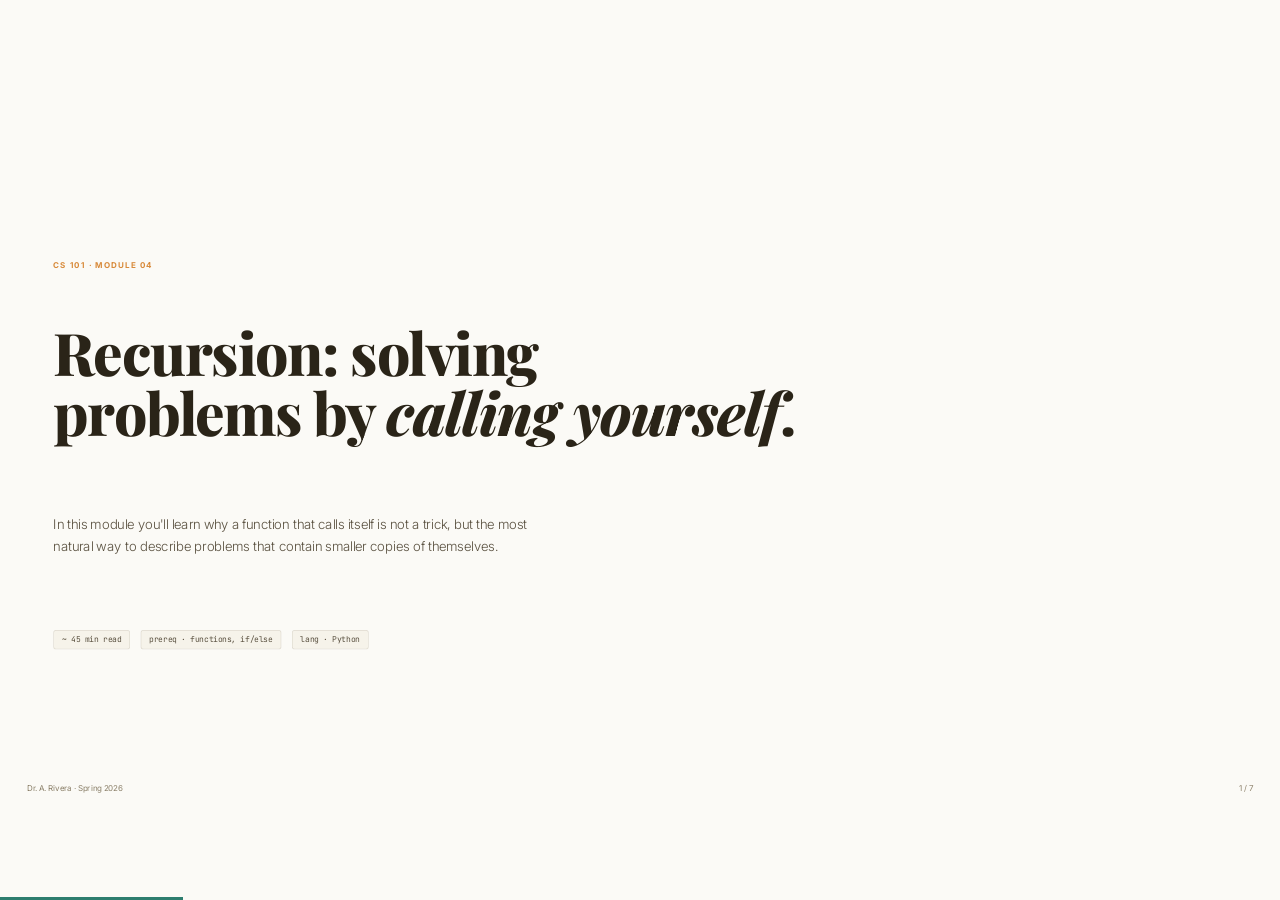
<file: .github/skills/html-ppt-skill/templates/full-decks/course-module/index.html>
<!DOCTYPE html>
<html lang="en">
<head>
<meta charset="utf-8"><meta name="viewport" content="width=device-width,initial-scale=1">
<title>Module 04 · Recursion · CS101</title>
<link rel="stylesheet" href="../../../assets/fonts.css">
<link rel="stylesheet" href="../../../assets/base.css">
<link rel="stylesheet" href="../../../assets/animations/animations.css">
<link rel="stylesheet" href="style.css">
</head>
<body class="tpl-course-module">
<div class="deck">

  <!-- 1. Cover -->
  <section class="slide full" data-title="Cover">
    <p class="kicker">CS 101 · MODULE 04</p>
    <h1 class="h1 mt-s">Recursion: solving<br>problems by <em>calling yourself</em>.</h1>
    <p class="lede mt-l" style="max-width:62ch">In this module you'll learn why a function that calls itself is not a trick, but the most natural way to describe problems that contain smaller copies of themselves.</p>
    <div class="row mt-l" style="gap:16px">
      <span class="pill-academic">~ 45 min read</span>
      <span class="pill-academic">prereq · functions, if/else</span>
      <span class="pill-academic">lang · Python</span>
    </div>
    <div class="deck-footer"><span>Dr. A. Rivera · Spring 2026</span><span class="slide-number" data-current="1" data-total="7"></span></div>
  </section>

  <!-- 2. Objectives -->
  <section class="slide" data-title="Objectives">
    <aside class="sidebar">
      <div class="brand">CS 101 · M04</div>
      <h5>Learning objectives</h5>
      <ul class="obj-list">
        <li class="current">Define recursion</li>
        <li>Identify a base case</li>
        <li>Trace a recursive call</li>
        <li>Convert loop ↔ recursion</li>
        <li>Recognize when recursion helps</li>
      </ul>
      <h5>Module progress</h5>
      <p class="dim" style="font-size:13px">Page 2 of 7 · ~5 min in</p>
    </aside>
    <div class="main">
      <p class="kicker">OBJECTIVES</p>
      <h2 class="h2 mt-s">By the end, you will be able to…</h2>
      <div class="stack mt-l">
        <div class="concept-box"><h4>① Explain recursion in one sentence.</h4><p class="dim">"A function that solves a problem by calling itself on a smaller version of that problem."</p></div>
        <div class="concept-box"><h4>② Write a base case that always terminates.</h4><p class="dim">Every recursive function must have an exit door, or it runs forever.</p></div>
        <div class="concept-box"><h4>③ Trace a call stack on paper.</h4><p class="dim">Given <code>fact(4)</code>, draw the stack frames top-to-bottom.</p></div>
        <div class="concept-box"><h4>④ Convert a while-loop to a recursive equivalent.</h4><p class="dim">And explain when one is clearer than the other.</p></div>
      </div>
    </div>
  </section>

  <!-- 3. Concept -->
  <section class="slide" data-title="Concept">
    <aside class="sidebar">
      <div class="brand">CS 101 · M04</div>
      <h5>Learning objectives</h5>
      <ul class="obj-list">
        <li class="done">Define recursion</li>
        <li class="current">Identify a base case</li>
        <li>Trace a recursive call</li>
        <li>Convert loop ↔ recursion</li>
        <li>Recognize when recursion helps</li>
      </ul>
      <h5>Key terms</h5>
      <p class="dim" style="font-size:13px">base case · recursive case · call stack · tail call</p>
    </aside>
    <div class="main">
      <p class="kicker">CORE CONCEPT</p>
      <h2 class="h2 mt-s">Two parts, always.</h2>
      <p class="lede mt-m">A recursive function has exactly two things inside it: a <b>base case</b> (when to stop) and a <b>recursive case</b> (how to shrink the problem before calling yourself).</p>
      <div class="callout">
        <b>Rule of thumb.</b> If you can't name the base case out loud, don't write the recursion yet. Draw it on paper first.
      </div>
      <div class="grid g2 mt-l">
        <div class="concept-box"><h4>Base case</h4><p class="dim">The smallest possible input — one the function answers directly, without calling itself.</p><p class="pill-academic">e.g. <b>n == 0</b></p></div>
        <div class="concept-box"><h4>Recursive case</h4><p class="dim">Every other input — delegate to a smaller version of the same problem.</p><p class="pill-academic">e.g. <b>n × fact(n-1)</b></p></div>
      </div>
    </div>
  </section>

  <!-- 4. Example -->
  <section class="slide" data-title="Example">
    <aside class="sidebar">
      <div class="brand">CS 101 · M04</div>
      <h5>Learning objectives</h5>
      <ul class="obj-list">
        <li class="done">Define recursion</li>
        <li class="done">Identify a base case</li>
        <li class="current">Trace a recursive call</li>
        <li>Convert loop ↔ recursion</li>
        <li>Recognize when recursion helps</li>
      </ul>
      <h5>Try it yourself</h5>
      <p class="dim" style="font-size:13px">Open repl.it and run the code on the right. Then try <code>fact(10)</code>.</p>
    </aside>
    <div class="main">
      <p class="kicker">WORKED EXAMPLE</p>
      <h2 class="h2 mt-s">Factorial, 7 lines.</h2>
      <div class="code mt-m"><pre style="margin:0"><span class="cmt"># fact(n) = n × (n-1) × … × 1,  and fact(0) = 1</span>
<span class="kw">def</span> fact(n):
    <span class="kw">if</span> n == <span class="str">0</span>:          <span class="cmt"># base case</span>
        <span class="kw">return</span> <span class="str">1</span>
    <span class="kw">return</span> n * fact(n - <span class="str">1</span>)   <span class="cmt"># recursive case</span>

<span class="kw">print</span>(fact(<span class="str">4</span>))   <span class="cmt"># → 24</span></pre></div>
      <div class="callout">
        <b>Trace fact(4).</b> 4 × fact(3) → 4 × (3 × fact(2)) → 4 × 3 × (2 × fact(1)) → 4 × 3 × 2 × 1 × fact(0) → 4 × 3 × 2 × 1 × 1 = <b>24</b>.
      </div>
    </div>
  </section>

  <!-- 5. Exercise -->
  <section class="slide" data-title="Exercise">
    <aside class="sidebar">
      <div class="brand">CS 101 · M04</div>
      <h5>Learning objectives</h5>
      <ul class="obj-list">
        <li class="done">Define recursion</li>
        <li class="done">Identify a base case</li>
        <li class="done">Trace a recursive call</li>
        <li class="current">Convert loop ↔ recursion</li>
        <li>Recognize when recursion helps</li>
      </ul>
      <h5>Time</h5>
      <p class="dim" style="font-size:13px">~10 minutes · solo</p>
    </aside>
    <div class="main">
      <p class="kicker">EXERCISE 4.1</p>
      <h2 class="h2 mt-s">Write <em>sum_to(n)</em>.</h2>
      <p class="lede mt-m">Return <code>1 + 2 + … + n</code> using recursion — no loops allowed.</p>
      <div class="exercise mt-l">
        <p style="margin:0;font-size:18px;color:var(--text-1)"><b>Your task</b></p>
        <ol style="color:var(--text-2);line-height:1.8;margin:10px 0 0">
          <li>Write the base case. What does <code>sum_to(0)</code> return?</li>
          <li>Write the recursive case in terms of <code>sum_to(n - 1)</code>.</li>
          <li>Test it: <code>sum_to(5) == 15</code>, <code>sum_to(10) == 55</code>.</li>
          <li>Bonus: what happens if you call <code>sum_to(-3)</code>? Fix it.</li>
        </ol>
      </div>
      <p class="dim mt-m" style="font-size:14px">Stuck? Remember: a base case is the smallest input you already know the answer to.</p>
    </div>
  </section>

  <!-- 6. Check understanding -->
  <section class="slide" data-title="Check">
    <aside class="sidebar">
      <div class="brand">CS 101 · M04</div>
      <h5>Learning objectives</h5>
      <ul class="obj-list">
        <li class="done">Define recursion</li>
        <li class="done">Identify a base case</li>
        <li class="done">Trace a recursive call</li>
        <li class="done">Convert loop ↔ recursion</li>
        <li class="current">Recognize when recursion helps</li>
      </ul>
      <h5>Self-assess</h5>
      <p class="dim" style="font-size:13px">You should get 3/3.</p>
    </aside>
    <div class="main">
      <p class="kicker">CHECK YOUR UNDERSTANDING</p>
      <h2 class="h2 mt-s">Which function will recurse forever?</h2>
      <div class="mt-l">
        <div class="mcq"><div class="letter">A</div><div><b>def f(n): return 1 if n == 0 else n * f(n - 1)</b><p class="dim" style="font-size:13px;margin:4px 0 0">Base case <code>n == 0</code>, shrinks toward it. Terminates.</p></div></div>
        <div class="mcq correct"><div class="letter">B</div><div><b>def f(n): return n + f(n + 1)</b><p class="dim" style="font-size:13px;margin:4px 0 0"><b style="color:var(--accent)">✓ Correct.</b> No base case, and <code>n</code> grows — infinite recursion.</p></div></div>
        <div class="mcq"><div class="letter">C</div><div><b>def f(n): return n if n &lt; 2 else f(n - 1) + f(n - 2)</b><p class="dim" style="font-size:13px;margin:4px 0 0">Classic Fibonacci. Base case on <code>n &lt; 2</code>. Terminates.</p></div></div>
      </div>
    </div>
  </section>

  <!-- 7. Summary -->
  <section class="slide full" data-title="Summary">
    <p class="kicker">SUMMARY · MODULE 04</p>
    <h1 class="h1 mt-s">You can now…</h1>
    <div class="grid g2 mt-l">
      <div class="concept-box"><h4>✓ Define recursion</h4><p class="dim">A function that calls itself on a smaller input.</p></div>
      <div class="concept-box"><h4>✓ Write a safe base case</h4><p class="dim">Every recursion needs an exit door.</p></div>
      <div class="concept-box"><h4>✓ Trace a call stack</h4><p class="dim">You can unwind <code>fact(4)</code> by hand.</p></div>
      <div class="concept-box"><h4>✓ Judge when to use it</h4><p class="dim">Trees and self-similar problems → recursion. Flat iteration → loop.</p></div>
    </div>
    <div class="callout mt-l">
      <b>Up next · Module 05.</b> Divide &amp; conquer: merge sort. We'll use everything you just learned — but on lists, not numbers.
    </div>
  </section>

</div>
<script src="../../../assets/runtime.js"></script>
</body></html>
</file>
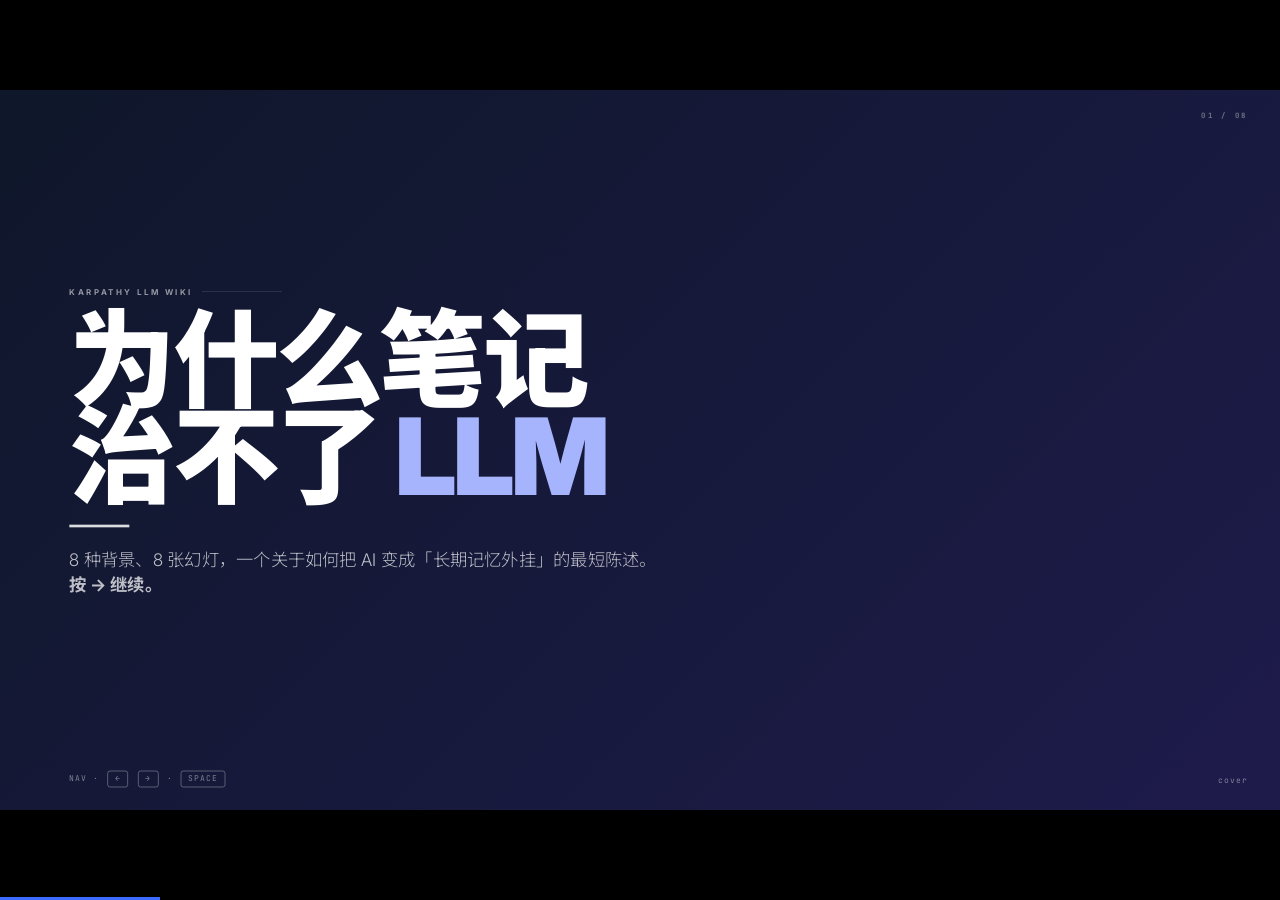
<file: .github/skills/html-ppt-skill/templates/full-decks/dir-key-nav-minimal/index.html>
<!DOCTYPE html>
<html lang="zh-CN">
<head>
<meta charset="UTF-8">
<meta name="viewport" content="width=device-width, initial-scale=1">
<title>Dir-Key Nav Minimal</title>
<link rel="stylesheet" href="../../../assets/fonts.css">
<link rel="stylesheet" href="../../../assets/base.css">
<link rel="stylesheet" href="style.css">
</head>
<body class="tpl-dir-key-nav-minimal">
<div class="deck">

  <!-- 1. COVER · indigo -->
  <section class="slide t-indigo is-active">
    <div class="dk-snum">01 / 08</div>
    <div style="margin:auto 0">
      <div class="dk-eyebrow">Karpathy LLM Wiki</div>
      <h1 class="dk-h0">为什么笔记<br>治不了 <span class="dk-accent">LLM</span></h1>
      <span class="dk-line"></span>
      <p class="dk-lede">8 种背景、8 张幻灯，一个关于如何把 AI 变成「长期记忆外挂」的最短陈述。<strong>按 → 继续。</strong></p>
    </div>
    <div class="dk-keyhint">nav · <kbd>←</kbd> <kbd>→</kbd> · <kbd>space</kbd></div>
    <div class="dk-page">cover</div>
  </section>

  <!-- 2. SECTION · cream -->
  <section class="slide t-cream">
    <div class="dk-snum">02 / 08</div>
    <div style="margin:auto 0">
      <div class="dk-eyebrow">Chapter 01</div>
      <h1 class="dk-h0">The <span class="dk-accent">Problem</span>.</h1>
      <span class="dk-line"></span>
      <p class="dk-lede">Token 上限是一个物理事实。你每次和 LLM 说话，它都是一个失忆症患者。</p>
    </div>
    <div class="dk-keyhint">chapter · 01 / 04</div>
    <div class="dk-page">section</div>
  </section>

  <!-- 3. CONTENT · crimson -->
  <section class="slide t-crimson">
    <div class="dk-snum">03 / 08</div>
    <div style="margin:auto 0">
      <div class="dk-eyebrow">Symptoms</div>
      <h2 class="dk-h1">四种你已经<br>受够的<br><span class="dk-accent">遗忘</span>。</h2>
      <ul class="dk-list">
        <li>昨天聊过的项目，今天重新解释一遍</li>
        <li>上下文窗口一到，它开始「编造记忆」</li>
        <li>不同 session 之间毫无关联，就像第一次见</li>
        <li>你的真正偏好从未被记住，每次都要 re-prompt</li>
      </ul>
    </div>
    <div class="dk-keyhint">content · list</div>
    <div class="dk-page">03</div>
  </section>

  <!-- 4. CONTENT · emerald -->
  <section class="slide t-emerald">
    <div class="dk-snum">04 / 08</div>
    <div style="margin:auto 0">
      <div class="dk-eyebrow">The Fix</div>
      <h2 class="dk-h1">答案不是<br><span class="dk-accent">更大</span> 的窗口。</h2>
      <p class="dk-lede" style="margin-top:10px">而是：把你的知识、偏好、历史都<strong>写进文件系统</strong>。<br>让 LLM 每次对话前，先去读那个系统。</p>
      <div class="dk-grid-2">
        <div class="dk-col"><h3>× 窗口 stuffing</h3><p>把所有东西塞 prompt，贵、慢、最终溢出。</p></div>
        <div class="dk-col"><h3>✓ 文件 + 检索</h3><p>按需加载，永远不溢出，结构化可 diff。</p></div>
      </div>
    </div>
    <div class="dk-keyhint">content · compare</div>
    <div class="dk-page">04</div>
  </section>

  <!-- 5. CODE · slate -->
  <section class="slide t-slate">
    <div class="dk-snum">05 / 08</div>
    <div style="margin:auto 0">
      <div class="dk-eyebrow">Minimal Setup</div>
      <h2 class="dk-h2"><span class="dk-accent">4 行</span> YAML<br>就能开始。</h2>
      <pre class="dk-code">memory:
  root: ~/.llm-wiki
  format: markdown
  retrieval: hybrid  # embedding + bm25</pre>
      <p class="dk-lede" style="margin-top:16px;font-size:20px">你现在拥有一个会随时间增长的 <strong>第二大脑</strong>。每次对话它都会被读、被更新。</p>
    </div>
    <div class="dk-keyhint">content · code</div>
    <div class="dk-page">05</div>
  </section>

  <!-- 6. CHART · violet — big number with bar -->
  <section class="slide t-violet">
    <div class="dk-snum">06 / 08</div>
    <div style="margin:auto 0">
      <div class="dk-eyebrow">30-day result</div>
      <div class="dk-big dk-accent">87%</div>
      <p class="dk-lede" style="margin-top:14px;font-size:26px">的 re-explain 被消除。平均每次对话节省 <strong>4.2 分钟</strong> 的 re-context。</p>
      <svg viewBox="0 0 900 80" style="width:100%;max-width:900px;margin-top:30px">
        <rect x="0" y="30" width="900" height="22" rx="11" fill="rgba(255,255,255,.12)"/>
        <rect x="0" y="30" width="783" height="22" rx="11" fill="#c4b5fd"/>
        <text x="792" y="47" font-family="JetBrains Mono" font-size="16" fill="#c4b5fd" font-weight="700">87%</text>
      </svg>
    </div>
    <div class="dk-keyhint">chart · big-num</div>
    <div class="dk-page">06</div>
  </section>

  <!-- 7. CTA · white -->
  <section class="slide t-white">
    <div class="dk-snum">07 / 08</div>
    <div style="margin:auto 0">
      <div class="dk-eyebrow">Start tonight</div>
      <h2 class="dk-h1">开始<br>你的 <span class="dk-accent">wiki</span>。</h2>
      <span class="dk-line"></span>
      <p class="dk-lede">不是装又一个插件。是决定：从今晚起，<strong>你的所有 AI 对话都要有一个共同的 vault</strong>。</p>
      <pre class="dk-code" style="font-size:18px">$ mkdir ~/llm-wiki && cd ~/llm-wiki
$ git init
$ echo "# my brain" > README.md</pre>
    </div>
    <div class="dk-keyhint">cta · three-commands</div>
    <div class="dk-page">07</div>
  </section>

  <!-- 8. THANKS · charcoal -->
  <section class="slide t-charcoal">
    <div class="dk-snum">08 / 08</div>
    <div style="margin:auto 0">
      <div class="dk-eyebrow">End · thanks for staying</div>
      <h1 class="dk-h0"><span class="dk-accent">謝謝</span>。</h1>
      <span class="dk-line"></span>
      <p class="dk-lede">Karpathy 的原始 thread + 我的 vault 结构都在 <strong>github.com/lewis/llm-wiki</strong>。欢迎按 ← 再看一遍。</p>
    </div>
    <div class="dk-keyhint">press <kbd>←</kbd> to rewind · <kbd>F</kbd> for fullscreen</div>
    <div class="dk-page">fin</div>
  </section>

</div>
<script src="../../../assets/runtime.js"></script>
</body>
</html>
</file>
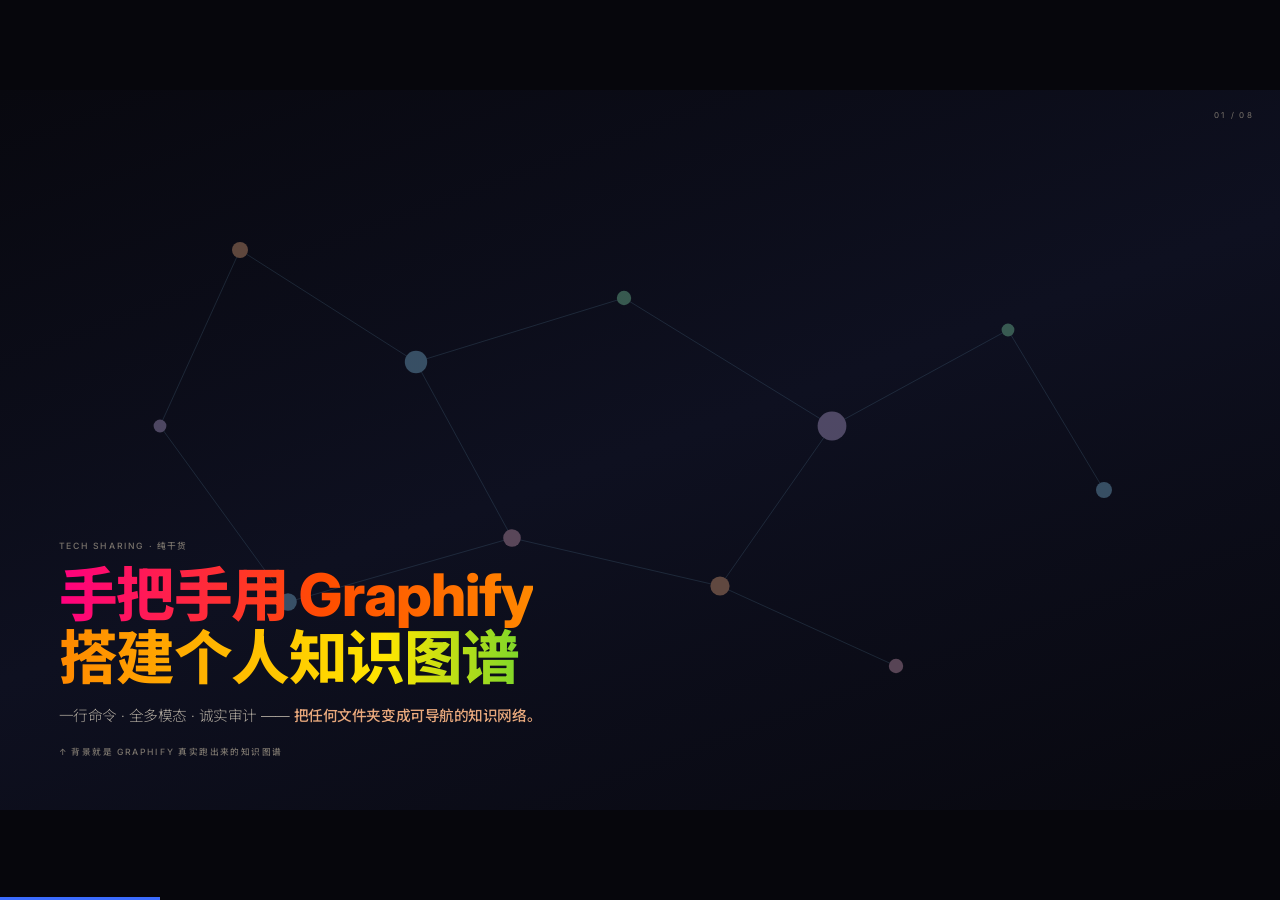
<file: .github/skills/html-ppt-skill/templates/full-decks/graphify-dark-graph/index.html>
<!DOCTYPE html>
<html lang="zh-CN">
<head>
<meta charset="UTF-8">
<meta name="viewport" content="width=device-width, initial-scale=1">
<title>Graphify Dark Graph</title>
<link rel="stylesheet" href="../../../assets/fonts.css">
<link rel="stylesheet" href="../../../assets/base.css">
<link rel="stylesheet" href="style.css">
</head>
<body class="tpl-graphify-dark-graph">
<div class="deck">

  <!-- 1. COVER -->
  <section class="slide is-active">
    <div class="gd-ambient"><div class="gd-orb gd-orb-1"></div><div class="gd-orb gd-orb-2"></div><div class="gd-orb gd-orb-3"></div></div>
    <!-- live force-directed graph bg -->
    <svg viewBox="0 0 1600 900" style="position:absolute;inset:0;width:100%;height:100%;opacity:.38;z-index:1" xmlns="http://www.w3.org/2000/svg">
      <g stroke="#7eb8da" stroke-width="1" stroke-opacity=".5" fill="none">
        <line x1="300" y1="200" x2="520" y2="340"/>
        <line x1="520" y1="340" x2="780" y2="260"/>
        <line x1="780" y1="260" x2="1040" y2="420"/>
        <line x1="520" y1="340" x2="640" y2="560"/>
        <line x1="640" y1="560" x2="900" y2="620"/>
        <line x1="900" y1="620" x2="1040" y2="420"/>
        <line x1="1040" y1="420" x2="1260" y2="300"/>
        <line x1="1260" y1="300" x2="1380" y2="500"/>
        <line x1="900" y1="620" x2="1120" y2="720"/>
        <line x1="300" y1="200" x2="200" y2="420"/>
        <line x1="200" y1="420" x2="360" y2="640"/>
        <line x1="360" y1="640" x2="640" y2="560"/>
      </g>
      <g>
        <circle cx="300" cy="200" r="10" fill="#e8a87c"/>
        <circle cx="520" cy="340" r="14" fill="#7eb8da"/>
        <circle cx="780" cy="260" r="9" fill="#7ed3a4"/>
        <circle cx="1040" cy="420" r="18" fill="#b8a4d6"/>
        <circle cx="640" cy="560" r="11" fill="#d4a0b9"/>
        <circle cx="900" cy="620" r="12" fill="#e8a87c"/>
        <circle cx="1260" cy="300" r="8" fill="#7ed3a4"/>
        <circle cx="1380" cy="500" r="10" fill="#7eb8da"/>
        <circle cx="1120" cy="720" r="9" fill="#d4a0b9"/>
        <circle cx="200" cy="420" r="8" fill="#b8a4d6"/>
        <circle cx="360" cy="640" r="11" fill="#7eb8da"/>
      </g>
    </svg>
    <div class="gd-snum">01 / 08</div>
    <div style="margin-top:auto">
      <p class="gd-eyebrow">Tech Sharing · 纯干货</p>
      <h1 class="gd-h1" style="font-size:88px"><span class="gd-rainbow">手把手用 Graphify<br>搭建个人知识图谱</span></h1>
      <p class="gd-lede" style="margin-top:20px">一行命令 · 全多模态 · 诚实审计 —— <span class="gd-accent">把任何文件夹变成可导航的知识网络。</span></p>
      <p class="gd-eyebrow" style="margin-top:26px">↑ 背景就是 Graphify 真实跑出来的知识图谱</p>
    </div>
  </section>

  <!-- 2. SECTION DIVIDER -->
  <section class="slide">
    <div class="gd-ambient"><div class="gd-orb gd-orb-1"></div><div class="gd-orb gd-orb-2"></div></div>
    <div class="gd-snum">02 / 08</div>
    <div style="margin:auto 0">
      <div class="gd-eyebrow">Part 01</div>
      <h1 class="gd-h1" style="font-size:120px">Why <span class="gd-grad">Graph</span>?</h1>
      <p class="gd-lede">folder → tree → graph，人类认知的下一步</p>
    </div>
  </section>

  <!-- 3. CONTENT — plugin grid -->
  <section class="slide">
    <div class="gd-ambient"><div class="gd-orb gd-orb-2"></div><div class="gd-orb gd-orb-3"></div></div>
    <div class="gd-snum">03 / 08</div>
    <p class="gd-eyebrow">Feature Map</p>
    <h2 class="gd-h2">一个工具，<span class="gd-grad">四件事</span></h2>
    <div class="gd-grid-4">
      <div class="gd-glass gd-glass-warm"><div style="font-size:30px">📂</div><h4 style="margin:10px 0 6px">Folder Ingest</h4><p class="gd-dim" style="font-size:13px;line-height:1.55">递归扫描任意路径，支持 md / pdf / 代码 / 图片</p></div>
      <div class="gd-glass gd-glass-blue"><div style="font-size:30px">🧠</div><h4 style="margin:10px 0 6px">Entity Extract</h4><p class="gd-dim" style="font-size:13px;line-height:1.55">用 LLM 抽概念、人物、事件、关系</p></div>
      <div class="gd-glass gd-glass-green"><div style="font-size:30px">🕸️</div><h4 style="margin:10px 0 6px">Force Graph</h4><p class="gd-dim" style="font-size:13px;line-height:1.55">D3 力导向，点击即跳转原文</p></div>
      <div class="gd-glass"><div style="font-size:30px">🔍</div><h4 style="margin:10px 0 6px">Audit Trail</h4><p class="gd-dim" style="font-size:13px;line-height:1.55">每条边都能追溯到 source span</p></div>
    </div>
    <div class="gd-glass gd-glass-warm" style="margin-top:24px"><p style="font-size:18px;line-height:1.6">它不是「又一个 RAG」—— 它是 <span class="gd-accent">把检索结果画出来，让你一眼就知道信息长什么样</span>。</p></div>
  </section>

  <!-- 4. CODE -->
  <section class="slide">
    <div class="gd-ambient"><div class="gd-orb gd-orb-1"></div></div>
    <div class="gd-snum">04 / 08</div>
    <p class="gd-eyebrow">One command</p>
    <h2 class="gd-h2">从 0 到图谱，<span class="gd-grad">大概 90 秒</span></h2>
    <p class="gd-cmd" style="margin:16px 0 22px">$ graphify ~/notes --out ./graph</p>
    <pre class="gd-codebox"><span class="cm"># graphify.config.yaml</span>
<span class="kw">ingest</span>:
  paths: [<span class="st">~/notes</span>, <span class="st">~/code/docs</span>]
  include: [<span class="st">"*.md"</span>, <span class="st">"*.pdf"</span>, <span class="st">"*.py"</span>]

<span class="kw">extract</span>:
  model: <span class="st">claude-opus-4-6</span>
  schema: [<span class="st">concept</span>, <span class="st">person</span>, <span class="st">event</span>, <span class="st">relation</span>]

<span class="kw">render</span>:
  engine: <span class="st">d3-force</span>
  audit: <span class="fn">true</span>     <span class="cm"># 每条边带 source span</span></pre>
  </section>

  <!-- 5. CHART — race diagram -->
  <section class="slide">
    <div class="gd-ambient"><div class="gd-orb gd-orb-3"></div></div>
    <div class="gd-snum">05 / 08</div>
    <p class="gd-eyebrow">Efficiency Race</p>
    <h2 class="gd-h2">没有知识库 vs 有知识库</h2>
    <div style="max-width:900px;margin-top:30px">
      <div style="display:flex;align-items:center;gap:16px;margin-bottom:20px">
        <div style="width:110px;text-align:right;font-weight:700;color:var(--gd-danger)">没有<br>知识库</div>
        <div style="flex:1;position:relative;height:70px;background:rgba(224,112,112,.06);border:1px solid rgba(224,112,112,.2);border-radius:16px">
          <div style="position:absolute;left:16px;top:50%;transform:translateY(-50%);font-size:32px">🛵</div>
          <div style="position:absolute;left:72px;top:50%;transform:translateY(-50%);color:var(--gd-danger);font-size:14px">反复喂信息…整理…又忘了…</div>
        </div>
      </div>
      <div style="display:flex;align-items:center;gap:16px">
        <div style="width:110px;text-align:right;font-weight:700;color:var(--gd-green)">有<br>知识库</div>
        <div style="flex:1;position:relative;height:70px;background:rgba(126,211,164,.06);border:1px solid rgba(126,211,164,.25);border-radius:16px">
          <div style="position:absolute;right:16px;top:50%;transform:translateY(-50%);font-size:32px">🏎️</div>
          <div style="position:absolute;right:72px;top:50%;transform:translateY(-50%);color:var(--gd-green);font-size:14px">AI 自己找 → 确认 → 干活!</div>
        </div>
      </div>
    </div>
    <div class="gd-grid-3" style="margin-top:36px">
      <div class="gd-glass gd-glass-warm"><div class="gd-big gd-grad">5×</div><p class="gd-dim" style="margin-top:6px">速度提升</p></div>
      <div class="gd-glass gd-glass-green"><div class="gd-big gd-grad">-80%</div><p class="gd-dim" style="margin-top:6px">重复喂信息</p></div>
      <div class="gd-glass gd-glass-blue"><div class="gd-big gd-grad">∞</div><p class="gd-dim" style="margin-top:6px">记忆持久化</p></div>
    </div>
  </section>

  <!-- 6. PIPELINE -->
  <section class="slide">
    <div class="gd-ambient"><div class="gd-orb gd-orb-2"></div></div>
    <div class="gd-snum">06 / 08</div>
    <p class="gd-eyebrow">Pipeline</p>
    <h2 class="gd-h2">端到端 <span class="gd-grad">4 步走</span></h2>
    <div style="display:flex;align-items:center;justify-content:center;gap:8px;margin-top:36px">
      <div class="gd-glass" style="flex:1;text-align:center"><div style="font-size:34px">📂</div><div style="font-weight:600;margin-top:8px">Scan</div><div class="gd-dim" style="font-size:13px">递归读文件</div></div>
      <div style="color:var(--gd-text3);font-size:24px">→</div>
      <div class="gd-glass gd-glass-blue" style="flex:1;text-align:center"><div style="font-size:34px">🔬</div><div style="font-weight:600;margin-top:8px">Extract</div><div class="gd-dim" style="font-size:13px">LLM 抽实体</div></div>
      <div style="color:var(--gd-text3);font-size:24px">→</div>
      <div class="gd-glass gd-glass-green" style="flex:1;text-align:center"><div style="font-size:34px">🕸️</div><div style="font-weight:600;margin-top:8px">Build</div><div class="gd-dim" style="font-size:13px">构图 + 去重</div></div>
      <div style="color:var(--gd-text3);font-size:24px">→</div>
      <div class="gd-glass gd-glass-warm" style="flex:1;text-align:center"><div style="font-size:34px">🎨</div><div style="font-weight:600;margin-top:8px">Render</div><div class="gd-dim" style="font-size:13px">D3 交互图</div></div>
    </div>
    <div class="gd-glass" style="margin-top:32px"><p style="font-size:16px;line-height:1.6;color:var(--gd-text2)">每一步都有 audit log：你永远知道某个节点为什么存在、它来自哪个文件的哪一行。</p></div>
  </section>

  <!-- 7. CTA -->
  <section class="slide">
    <div class="gd-ambient"><div class="gd-orb gd-orb-1"></div><div class="gd-orb gd-orb-3"></div></div>
    <div class="gd-snum">07 / 08</div>
    <p class="gd-eyebrow">Try it tonight</p>
    <h2 class="gd-h1" style="font-size:80px">Graphify <span class="gd-grad">your folders</span></h2>
    <p class="gd-cmd" style="margin-top:22px">$ npm i -g @lewis/graphify</p>
    <p class="gd-cmd" style="margin-top:10px;color:var(--gd-warm);text-shadow:0 0 30px rgba(232,168,124,.45)">$ graphify ~/obsidian-vault</p>
    <div style="margin-top:32px">
      <span class="gd-tag">#knowledge-graph</span>
      <span class="gd-tag">#open-source</span>
      <span class="gd-tag">#claude-agent</span>
      <span class="gd-tag">#obsidian</span>
      <span class="gd-tag">#d3-force</span>
    </div>
  </section>

  <!-- 8. THANKS -->
  <section class="slide">
    <div class="gd-ambient"><div class="gd-orb gd-orb-2"></div></div>
    <div class="gd-snum">08 / 08</div>
    <div style="margin:auto 0;text-align:center">
      <div class="gd-big gd-rainbow" style="font-size:180px">Thanks.</div>
      <p class="gd-lede" style="margin:28px auto 0">github.com/lewis/graphify · 欢迎 star / issue / PR</p>
    </div>
  </section>

</div>
<script src="../../../assets/runtime.js"></script>
</body>
</html>
</file>
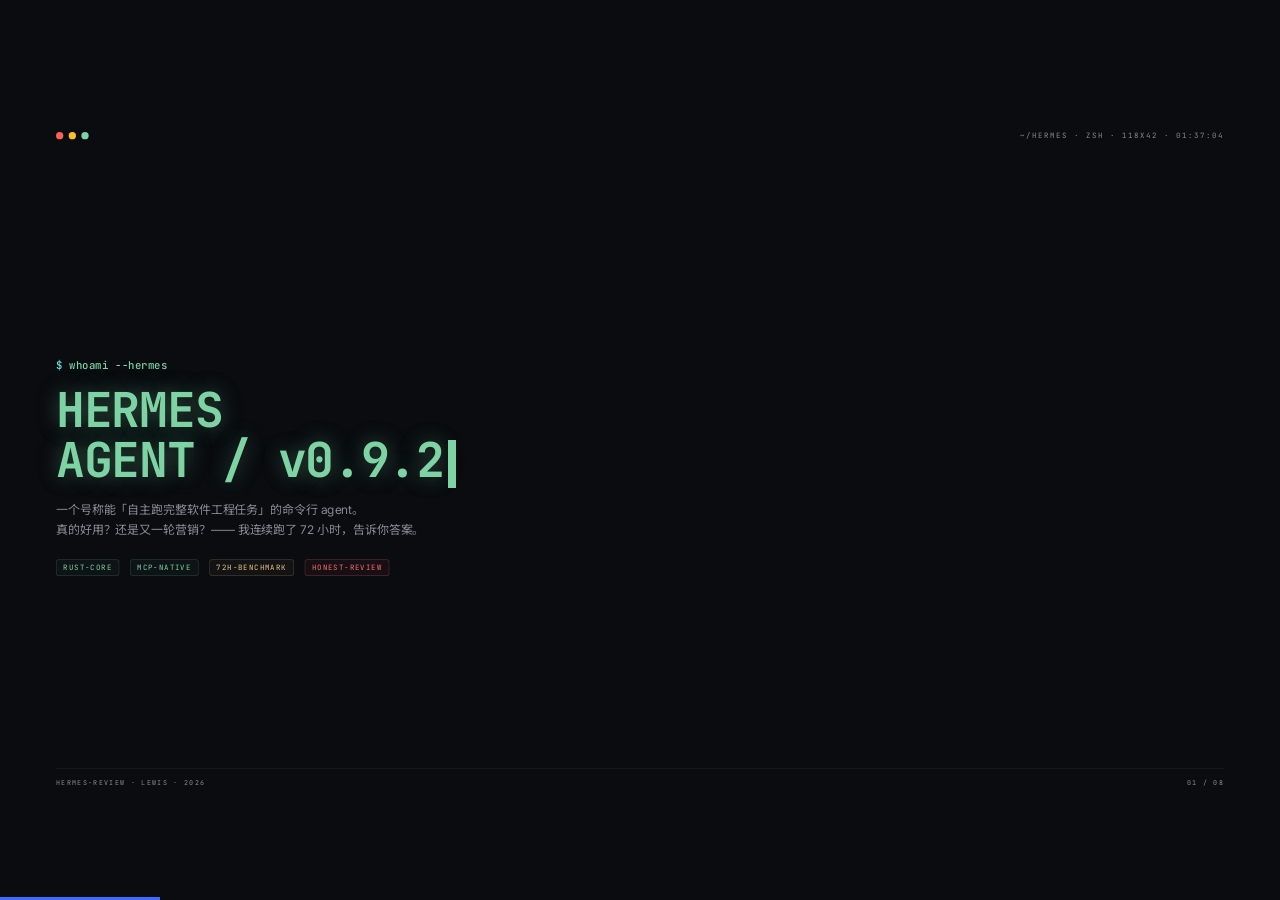
<file: .github/skills/html-ppt-skill/templates/full-decks/hermes-cyber-terminal/index.html>
<!DOCTYPE html>
<html lang="zh-CN">
<head>
<meta charset="UTF-8">
<meta name="viewport" content="width=device-width, initial-scale=1">
<title>Hermes Cyber Terminal</title>
<link rel="stylesheet" href="../../../assets/fonts.css">
<link rel="stylesheet" href="../../../assets/base.css">
<link rel="stylesheet" href="style.css">
</head>
<body class="tpl-hermes-cyber-terminal">
<div class="deck">

  <!-- 1. COVER -->
  <section class="slide is-active">
    <div class="hc-grid"></div>
    <div class="hc-vignette"></div>
    <div class="hc-scanlines"></div>
    <div class="hc-chrome"><div class="dots"><span></span><span></span><span></span></div><div>~/hermes · zsh · 118x42 · 01:37:04</div></div>
    <div style="margin:auto 0">
      <p class="hc-prompt">whoami --hermes</p>
      <h1 class="hc-h1">HERMES<br>AGENT / v0.9.2<span class="hc-cursor"></span></h1>
      <p class="hc-lede">一个号称能「自主跑完整软件工程任务」的命令行 agent。<br>真的好用？还是又一轮营销？—— 我连续跑了 72 小时，告诉你答案。</p>
      <div style="margin-top:26px">
        <span class="hc-tag">rust-core</span>
        <span class="hc-tag">mcp-native</span>
        <span class="hc-tag amber">72h-benchmark</span>
        <span class="hc-tag red">honest-review</span>
      </div>
    </div>
    <div class="hc-footer"><span>hermes-review · lewis · 2026</span><span>01 / 08</span></div>
  </section>

  <!-- 2. SECTION DIVIDER -->
  <section class="slide">
    <div class="hc-grid"></div>
    <div class="hc-scanlines"></div>
    <div class="hc-chrome"><div class="dots"><span></span><span></span><span></span></div><div>section · 01/04</div></div>
    <div style="margin:auto 0">
      <p class="hc-prompt">cat chapter_01.md</p>
      <h1 class="hc-h1" style="font-size:110px">// Setup</h1>
      <p class="hc-lede">从 <code style="color:var(--hc-amber)">brew install hermes</code> 到第一次 prompt —— 一共 4 分 22 秒。</p>
    </div>
    <div class="hc-footer"><span>section · setup</span><span>02 / 08</span></div>
  </section>

  <!-- 3. CONTENT — spec cards -->
  <section class="slide">
    <div class="hc-grid"></div>
    <div class="hc-scanlines"></div>
    <div class="hc-chrome"><div class="dots"><span></span><span></span><span></span></div><div>benchmark · cold-start</div></div>
    <h2 class="hc-h2">开箱数据</h2>
    <p class="hc-lede">cold start → first-successful-task 三次平均</p>
    <div class="hc-grid-3">
      <div class="hc-card"><div class="lbl">install time</div><div class="val">42s</div><div class="desc">单 binary，无 docker，无 python env。</div></div>
      <div class="hc-card"><div class="lbl">first token</div><div class="val">1.8s</div><div class="desc">接入 claude-opus-4-6，无预热。</div></div>
      <div class="hc-card"><div class="lbl">first PR merged</div><div class="val">4m22s</div><div class="desc">跑的是 fix-a-typo 级别的低难度任务。</div></div>
    </div>
    <div class="hc-grid-2">
      <div class="hc-card"><div class="lbl">// verdict +</div><div class="val" style="color:var(--hc-green);font-size:18px">冷启动是真的快</div><div class="desc">和 OpenClaw 的 docker + pip 流程比，快不止一个数量级。</div></div>
      <div class="hc-card"><div class="lbl">// verdict -</div><div class="val" style="color:var(--hc-red);font-size:18px">MCP 服务器配置不够友好</div><div class="desc">env 变量需要手动塞进 ~/.hermes/env，文档几乎没写。</div></div>
    </div>
    <div class="hc-footer"><span>data · verified 3 runs</span><span>03 / 08</span></div>
  </section>

  <!-- 4. CODE -->
  <section class="slide">
    <div class="hc-grid"></div>
    <div class="hc-scanlines"></div>
    <div class="hc-chrome"><div class="dots"><span></span><span></span><span></span></div><div>trace · hermes run</div></div>
    <p class="hc-prompt">hermes run "refactor auth module to use pkce"</p>
    <h3 class="hc-h3" style="margin-top:12px">↓ 真实 trace (节选)</h3>
    <pre class="hc-codebox" style="margin-top:10px"><span class="cm"># hermes v0.9.2 · session 42a1</span>
[<span class="fn">plan</span>]    <span class="st">"分析 src/auth/*.ts → 找 oauth flow → 抽成 pkce"</span>
[<span class="fn">read</span>]    src/auth/oauth.ts       <span class="cm">// 214 lines</span>
[<span class="fn">read</span>]    src/auth/token.ts       <span class="cm">// 88 lines</span>
[<span class="kw">think</span>]   <span class="st">"发现 implicit flow，改为 code+pkce，需新 state param"</span>
[<span class="fn">edit</span>]    src/auth/oauth.ts       <span class="hl">+43 -17</span>
[<span class="fn">edit</span>]    src/auth/token.ts       <span class="hl">+12 -4</span>
[<span class="fn">test</span>]    pnpm vitest auth        <span class="st">PASS 18/18</span>
[<span class="fn">commit</span>]  <span class="var">"feat(auth): migrate to oauth2 code+pkce"</span>
[<span class="fn">push</span>]    origin feat/pkce-auth   <span class="st">ok</span>

<span class="cm"># 总耗时 3m 14s · 14k tokens · $0.21</span></pre>
    <div class="hc-footer"><span>trace · live</span><span>04 / 08</span></div>
  </section>

  <!-- 5. CHART -->
  <section class="slide">
    <div class="hc-grid"></div>
    <div class="hc-scanlines"></div>
    <div class="hc-chrome"><div class="dots"><span></span><span></span><span></span></div><div>benchmark · hermes vs openclaw</div></div>
    <h2 class="hc-h2">72 小时对比</h2>
    <p class="hc-lede">同一组 48 个 GitHub issue，两个 agent 各跑一遍</p>
    <svg viewBox="0 0 1000 380" style="width:100%;max-width:1040px;margin-top:24px" xmlns="http://www.w3.org/2000/svg">
      <g font-family="JetBrains Mono, monospace" font-size="13" fill="#8a8892">
        <!-- axis -->
        <line x1="80" y1="40" x2="80" y2="320" stroke="rgba(126,211,164,.2)"/>
        <line x1="80" y1="320" x2="960" y2="320" stroke="rgba(126,211,164,.2)"/>
        <!-- y labels -->
        <text x="70" y="46" text-anchor="end">100%</text>
        <text x="70" y="116" text-anchor="end">75%</text>
        <text x="70" y="186" text-anchor="end">50%</text>
        <text x="70" y="256" text-anchor="end">25%</text>
        <text x="70" y="324" text-anchor="end">0</text>
        <!-- bars: hermes -->
        <g>
          <rect x="130" y="80"  width="80" height="240" fill="rgba(126,211,164,.15)" stroke="#7ed3a4" stroke-width="1.5"/>
          <text x="170" y="76" text-anchor="middle" fill="#7ed3a4" font-weight="700">82%</text>
          <text x="170" y="345" text-anchor="middle">resolved</text>
          <rect x="240" y="146" width="80" height="174" fill="rgba(126,211,164,.15)" stroke="#7ed3a4" stroke-width="1.5"/>
          <text x="280" y="142" text-anchor="middle" fill="#7ed3a4" font-weight="700">58%</text>
          <text x="280" y="345" text-anchor="middle">one-shot</text>
          <rect x="350" y="60"  width="80" height="260" fill="rgba(126,211,164,.15)" stroke="#7ed3a4" stroke-width="1.5"/>
          <text x="390" y="56" text-anchor="middle" fill="#7ed3a4" font-weight="700">89%</text>
          <text x="390" y="345" text-anchor="middle">test-pass</text>
          <rect x="460" y="110" width="80" height="210" fill="rgba(126,211,164,.15)" stroke="#7ed3a4" stroke-width="1.5"/>
          <text x="500" y="106" text-anchor="middle" fill="#7ed3a4" font-weight="700">71%</text>
          <text x="500" y="345" text-anchor="middle">pr-merged</text>
        </g>
        <!-- bars: openclaw -->
        <g>
          <rect x="570" y="150" width="80" height="170" fill="rgba(233,197,138,.12)" stroke="#e9c58a" stroke-width="1.5"/>
          <text x="610" y="146" text-anchor="middle" fill="#e9c58a" font-weight="700">60%</text>
          <text x="610" y="345" text-anchor="middle">resolved</text>
          <rect x="680" y="212" width="80" height="108" fill="rgba(233,197,138,.12)" stroke="#e9c58a" stroke-width="1.5"/>
          <text x="720" y="208" text-anchor="middle" fill="#e9c58a" font-weight="700">38%</text>
          <text x="720" y="345" text-anchor="middle">one-shot</text>
          <rect x="790" y="130" width="80" height="190" fill="rgba(233,197,138,.12)" stroke="#e9c58a" stroke-width="1.5"/>
          <text x="830" y="126" text-anchor="middle" fill="#e9c58a" font-weight="700">67%</text>
          <text x="830" y="345" text-anchor="middle">test-pass</text>
        </g>
        <!-- legend -->
        <g transform="translate(820,50)">
          <rect x="0" y="0" width="14" height="14" fill="rgba(126,211,164,.15)" stroke="#7ed3a4"/>
          <text x="22" y="12" fill="#7ed3a4">hermes 0.9.2</text>
          <rect x="0" y="22" width="14" height="14" fill="rgba(233,197,138,.12)" stroke="#e9c58a"/>
          <text x="22" y="34" fill="#e9c58a">openclaw 2.1</text>
        </g>
      </g>
    </svg>
    <div class="hc-footer"><span>benchmark · n=48</span><span>05 / 08</span></div>
  </section>

  <!-- 6. STATS -->
  <section class="slide">
    <div class="hc-grid"></div>
    <div class="hc-scanlines"></div>
    <div class="hc-chrome"><div class="dots"><span></span><span></span><span></span></div><div>tldr</div></div>
    <p class="hc-prompt">echo $VERDICT</p>
    <div class="hc-big">7.8<span style="font-size:60px;color:var(--hc-ink2)">/ 10</span></div>
    <p class="hc-lede" style="margin-top:14px">值得装，还不值得完全依赖。</p>
    <div class="hc-grid-2" style="margin-top:24px">
      <div class="hc-card"><div class="lbl">+ strong points</div><div class="desc">• rust 本体冷启快<br>• trace 可读性极强<br>• diff 审核友好，commit message 也写得合格</div></div>
      <div class="hc-card"><div class="lbl">- weak points</div><div class="desc">• plan 阶段偶尔跳步<br>• 超 50k LoC 仓库会 OOM<br>• MCP 配置需要手动塞 env</div></div>
    </div>
    <div class="hc-footer"><span>verdict · honest</span><span>06 / 08</span></div>
  </section>

  <!-- 7. CTA -->
  <section class="slide">
    <div class="hc-grid"></div>
    <div class="hc-scanlines"></div>
    <div class="hc-chrome"><div class="dots"><span></span><span></span><span></span></div><div>install</div></div>
    <h2 class="hc-h2">想自己跑一遍？</h2>
    <p class="hc-lede">三条命令，不到 5 分钟就能看见它干第一件事。</p>
    <pre class="hc-codebox" style="margin-top:22px"><span class="cm"># 1. install</span>
<span class="kw">$</span> brew install hermes-agent/tap/hermes

<span class="cm"># 2. auth (先准备好 anthropic api key)</span>
<span class="kw">$</span> hermes auth login

<span class="cm"># 3. first task</span>
<span class="kw">$</span> cd ~/your-repo && hermes run <span class="st">"add a CHANGELOG.md from git log"</span></pre>
    <div style="margin-top:26px">
      <span class="hc-tag">brew-ready</span>
      <span class="hc-tag">opus-4.6</span>
      <span class="hc-tag amber">needs-api-key</span>
    </div>
    <div class="hc-footer"><span>try-it-now</span><span>07 / 08</span></div>
  </section>

  <!-- 8. THANKS -->
  <section class="slide">
    <div class="hc-grid"></div>
    <div class="hc-scanlines"></div>
    <div class="hc-chrome"><div class="dots"><span></span><span></span><span></span></div><div>EOF</div></div>
    <div style="margin:auto 0">
      <p class="hc-prompt">exit 0</p>
      <h1 class="hc-h1" style="font-size:120px">// thanks<span class="hc-cursor"></span></h1>
      <p class="hc-lede">完整 trace、48 个任务的 PR 列表、benchmark 脚本都在 <span style="color:var(--hc-amber)">github.com/lewis/hermes-review</span></p>
    </div>
    <div class="hc-footer"><span>session closed</span><span>08 / 08</span></div>
  </section>

</div>
<script src="../../../assets/runtime.js"></script>
</body>
</html>
</file>
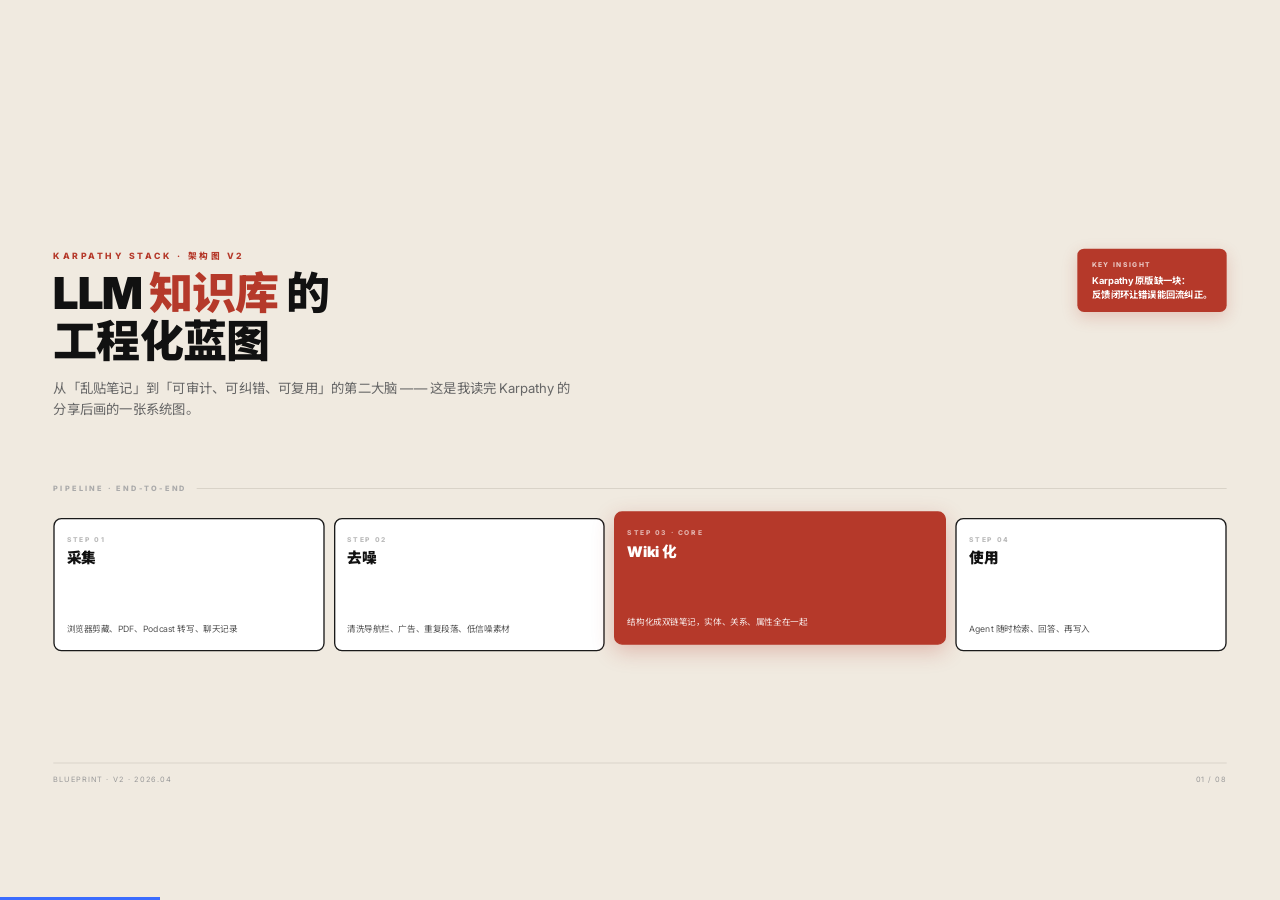
<file: .github/skills/html-ppt-skill/templates/full-decks/knowledge-arch-blueprint/index.html>
<!DOCTYPE html>
<html lang="zh-CN">
<head>
<meta charset="UTF-8">
<meta name="viewport" content="width=device-width, initial-scale=1">
<title>Knowledge Arch Blueprint</title>
<link rel="stylesheet" href="../../../assets/fonts.css">
<link rel="stylesheet" href="../../../assets/base.css">
<link rel="stylesheet" href="style.css">
</head>
<body class="tpl-knowledge-arch-blueprint">
<div class="deck">

  <!-- 1. COVER -->
  <section class="slide is-active">
    <div class="kb-grid-bg"></div>
    <div style="display:flex;justify-content:space-between;align-items:flex-start;gap:40px;margin-bottom:44px">
      <div>
        <div class="kb-kicker">Karpathy Stack · 架构图 v2</div>
        <h1 class="kb-h1">LLM <span class="rust">知识库</span> 的<br>工程化蓝图</h1>
        <p class="kb-sub">从「乱贴笔记」到「可审计、可纠错、可复用」的第二大脑 —— 这是我读完 Karpathy 的分享后画的一张系统图。</p>
      </div>
      <div class="kb-insight"><span class="kk">KEY INSIGHT</span>Karpathy 原版缺一块：<br>反馈闭环让错误能回流纠正。</div>
    </div>
    <div class="kb-section-label">Pipeline · End-to-end</div>
    <div class="kb-pipeline">
      <div class="kb-step"><div class="kb-step-num">STEP 01</div><div class="kb-step-title">采集</div><div class="kb-step-body">浏览器剪藏、PDF、Podcast 转写、聊天记录</div></div>
      <div class="kb-step"><div class="kb-step-num">STEP 02</div><div class="kb-step-title">去噪</div><div class="kb-step-body">清洗导航栏、广告、重复段落、低信噪素材</div></div>
      <div class="kb-step hero"><div class="kb-step-num">STEP 03 · CORE</div><div class="kb-step-title">Wiki 化</div><div class="kb-step-body">结构化成双链笔记，实体、关系、属性全在一起</div></div>
      <div class="kb-step"><div class="kb-step-num">STEP 04</div><div class="kb-step-title">使用</div><div class="kb-step-body">Agent 随时检索、回答、再写入</div></div>
    </div>
    <div class="kb-footer"><span>Blueprint · v2 · 2026.04</span><span>01 / 08</span></div>
  </section>

  <!-- 2. SECTION DIVIDER -->
  <section class="slide">
    <div class="kb-grid-bg"></div>
    <div style="margin:auto 0">
      <div class="kb-kicker">Chapter One</div>
      <h1 class="kb-h1" style="font-size:120px">为什么 <span class="rust">笔记</span><br>不够用了</h1>
      <p class="kb-sub" style="font-size:24px;margin-top:20px">当你的知识量超过记忆容量，<br>你需要的不是更多文件，而是一张<b>可导航的图</b>。</p>
    </div>
    <div class="kb-footer"><span>Section · Chapter 1</span><span>02 / 08</span></div>
  </section>

  <!-- 3. CONTENT 2-col -->
  <section class="slide">
    <div class="kb-grid-bg"></div>
    <div class="kb-kicker">Problem · Solution</div>
    <h1 class="kb-h1" style="font-size:48px">原版 vs <span class="rust">升级版</span></h1>
    <div class="kb-grid-2">
      <div class="kb-card">
        <div class="kb-kicker" style="color:#888">原版 Karpathy</div>
        <h4>一次性写入</h4>
        <p>采集 → 转写 → 存档，错了就错了。没有回路，没有修正机制，笔记越多越混乱。</p>
      </div>
      <div class="kb-card" style="background:var(--kb-rust-soft);border-color:var(--kb-rust)">
        <div class="kb-kicker">升级 v2</div>
        <h4>反馈闭环</h4>
        <p>AI 使用知识库时记录每次 miss / 幻觉 / 过期事实，自动回灌到源文件，让笔记会自我修正。</p>
      </div>
    </div>
    <div class="kb-legend">
      <div class="d"><span class="b"></span>普通节点</div>
      <div class="d"><span class="b rust"></span>核心节点 · 反馈回路入口</div>
      <div class="d">—— 数据流 &nbsp;&nbsp; ┈┈ 反馈回路</div>
    </div>
    <div class="kb-footer"><span>Content · Compare</span><span>03 / 08</span></div>
  </section>

  <!-- 4. CODE -->
  <section class="slide">
    <div class="kb-grid-bg"></div>
    <div class="kb-kicker">Implementation · Skill Manifest</div>
    <h1 class="kb-h1" style="font-size:48px">反馈回路 <span class="rust">怎么实现</span></h1>
    <p class="kb-sub">一个 100 行的 Agent Skill，把「AI 用得顺不顺」回写成 vault 的一条条修订记录。</p>
    <pre class="kb-codebox"><span class="cm"># skills/wiki-feedback/SKILL.md</span>
<span class="kw">name</span>: wiki-feedback
<span class="kw">trigger</span>: <span class="st">"after every retrieval"</span>

<span class="kw">on_hit</span>:     record(<span class="st">query, path, used=true</span>)
<span class="kw">on_miss</span>:    record(<span class="st">query, reason=</span><span class="hl">"not-in-vault"</span>)
<span class="kw">on_wrong</span>:   record(<span class="st">query, correction, path</span>)

<span class="kw">nightly</span>:
  - <span class="st">aggregate misses → suggest new notes</span>
  - <span class="st">aggregate wrongs → diff-patch old notes</span>
  - <span class="st">commit to git, open PR for human review</span></pre>
    <div class="kb-footer"><span>Content · Code</span><span>04 / 08</span></div>
  </section>

  <!-- 5. DIAGRAM - SVG feedback loop -->
  <section class="slide">
    <div class="kb-grid-bg"></div>
    <div class="kb-kicker">System Diagram</div>
    <h1 class="kb-h1" style="font-size:44px">反馈回路全貌</h1>
    <svg viewBox="0 0 1200 520" style="width:100%;max-width:1200px;margin-top:20px" xmlns="http://www.w3.org/2000/svg">
      <defs>
        <marker id="arrow" viewBox="0 0 10 10" refX="9" refY="5" markerWidth="7" markerHeight="7" orient="auto">
          <path d="M0,0 L10,5 L0,10 z" fill="#1a1a1a"/>
        </marker>
        <marker id="arrow-r" viewBox="0 0 10 10" refX="9" refY="5" markerWidth="7" markerHeight="7" orient="auto">
          <path d="M0,0 L10,5 L0,10 z" fill="#B5392A"/>
        </marker>
      </defs>
      <g font-family="Inter, sans-serif" font-size="16" font-weight="700">
        <!-- boxes -->
        <rect x="40" y="180" width="200" height="120" rx="10" fill="#fff" stroke="#1a1a1a" stroke-width="2"/>
        <text x="140" y="220" text-anchor="middle">Sources</text>
        <text x="140" y="250" text-anchor="middle" font-size="12" font-weight="400" fill="#666">web · pdf · chat</text>

        <rect x="300" y="180" width="200" height="120" rx="10" fill="#fff" stroke="#1a1a1a" stroke-width="2"/>
        <text x="400" y="220" text-anchor="middle">Clean + Split</text>
        <text x="400" y="250" text-anchor="middle" font-size="12" font-weight="400" fill="#666">defuddle / chunker</text>

        <rect x="560" y="160" width="220" height="160" rx="10" fill="#B5392A" stroke="#B5392A" stroke-width="2"/>
        <text x="670" y="210" text-anchor="middle" fill="#fff" font-size="20">Vault (Wiki)</text>
        <text x="670" y="240" text-anchor="middle" font-size="12" font-weight="400" fill="rgba(255,255,255,.8)">markdown · links</text>
        <text x="670" y="262" text-anchor="middle" font-size="12" font-weight="400" fill="rgba(255,255,255,.8)">bases · canvas</text>

        <rect x="840" y="180" width="200" height="120" rx="10" fill="#fff" stroke="#1a1a1a" stroke-width="2"/>
        <text x="940" y="220" text-anchor="middle">Agent Use</text>
        <text x="940" y="250" text-anchor="middle" font-size="12" font-weight="400" fill="#666">retrieve / answer</text>

        <!-- forward arrows -->
        <line x1="245" y1="240" x2="295" y2="240" stroke="#1a1a1a" stroke-width="2" marker-end="url(#arrow)"/>
        <line x1="505" y1="240" x2="555" y2="240" stroke="#1a1a1a" stroke-width="2" marker-end="url(#arrow)"/>
        <line x1="785" y1="240" x2="835" y2="240" stroke="#1a1a1a" stroke-width="2" marker-end="url(#arrow)"/>

        <!-- feedback dashed -->
        <path d="M 940 180 Q 940 80, 670 80 Q 400 80, 400 180" fill="none" stroke="#B5392A" stroke-width="2" stroke-dasharray="6 6" marker-end="url(#arrow-r)"/>
        <rect x="580" y="58" width="180" height="30" rx="6" fill="#F0EAE0" stroke="#B5392A" stroke-width="1"/>
        <text x="670" y="78" text-anchor="middle" fill="#B5392A" font-size="12">FEEDBACK · wrong / miss</text>

        <!-- bottom feedback to sources -->
        <path d="M 940 300 Q 940 420, 670 420 Q 140 420, 140 300" fill="none" stroke="#B5392A" stroke-width="2" stroke-dasharray="6 6" marker-end="url(#arrow-r)"/>
        <rect x="560" y="400" width="220" height="30" rx="6" fill="#F0EAE0" stroke="#B5392A" stroke-width="1"/>
        <text x="670" y="420" text-anchor="middle" fill="#B5392A" font-size="12">NIGHTLY · suggest new sources</text>
      </g>
    </svg>
    <div class="kb-footer"><span>Diagram · Feedback Loop</span><span>05 / 08</span></div>
  </section>

  <!-- 6. STATS -->
  <section class="slide">
    <div class="kb-grid-bg"></div>
    <div class="kb-kicker">After 6 Months</div>
    <h1 class="kb-h1" style="font-size:44px">升级版 <span class="rust">跑了半年</span> 的数据</h1>
    <div style="display:grid;grid-template-columns:1.3fr 1fr 1fr;gap:24px;margin-top:28px;align-items:center">
      <div style="text-align:center"><div class="kb-big-num">13</div><p style="font-size:14px;color:#666;margin-top:6px;letter-spacing:.1em;text-transform:uppercase">关键优化项 · 全部落地</p></div>
      <div class="kb-card"><h4 style="color:var(--kb-rust)">-62%</h4><p>幻觉率（相比无反馈回路版本）</p></div>
      <div class="kb-card"><h4 style="color:var(--kb-rust)">+4.1×</h4><p>单次检索命中率</p></div>
    </div>
    <div class="kb-grid-2" style="margin-top:18px">
      <div class="kb-card"><h4>自动修订 227 条</h4><p>其中 189 条被人工批准合并，38 条被拒绝（数据已归档）。</p></div>
      <div class="kb-card"><h4>新增笔记 412 篇</h4><p>从 miss 日志聚类而来，每篇都有来源追溯。</p></div>
    </div>
    <div class="kb-footer"><span>Content · Stats</span><span>06 / 08</span></div>
  </section>

  <!-- 7. CTA -->
  <section class="slide">
    <div class="kb-grid-bg"></div>
    <div class="kb-kicker">Next Step</div>
    <h1 class="kb-h1" style="font-size:60px">开始你的 <span class="rust">Wiki v2</span></h1>
    <p class="kb-sub">不用重写所有笔记。先接一条回路，让 AI 的每次使用都在「改好」你的 vault。</p>
    <div class="kb-pipeline">
      <div class="kb-step"><div class="kb-step-num">TONIGHT</div><div class="kb-step-title">装 Skill</div><div class="kb-step-body">pnpm i -g @lewis/wiki-feedback</div></div>
      <div class="kb-step"><div class="kb-step-num">DAY 2</div><div class="kb-step-title">跑 7 天</div><div class="kb-step-body">观察 miss log 自动累积</div></div>
      <div class="kb-step hero"><div class="kb-step-num">DAY 8 · CORE</div><div class="kb-step-title">第一次审 PR</div><div class="kb-step-body">花 15 分钟 review 自动生成的修订</div></div>
      <div class="kb-step"><div class="kb-step-num">MONTH 1</div><div class="kb-step-title">开始信它</div><div class="kb-step-body">你的 vault 会变成活的</div></div>
    </div>
    <div class="kb-footer"><span>CTA</span><span>07 / 08</span></div>
  </section>

  <!-- 8. THANKS -->
  <section class="slide">
    <div class="kb-grid-bg"></div>
    <div style="margin:auto 0;text-align:center">
      <div class="kb-kicker">END · blueprint v2</div>
      <h1 class="kb-h1" style="font-size:140px;margin-top:24px">谢谢 <span class="rust">·</span> thanks</h1>
      <p class="kb-sub" style="margin:0 auto;font-size:22px">图纸、Skill、笔记模板都在 <b>github.com/lewis/karpathy-wiki-v2</b></p>
    </div>
    <div class="kb-footer"><span>End of deck</span><span>08 / 08</span></div>
  </section>

</div>
<script src="../../../assets/runtime.js"></script>
</body>
</html>
</file>
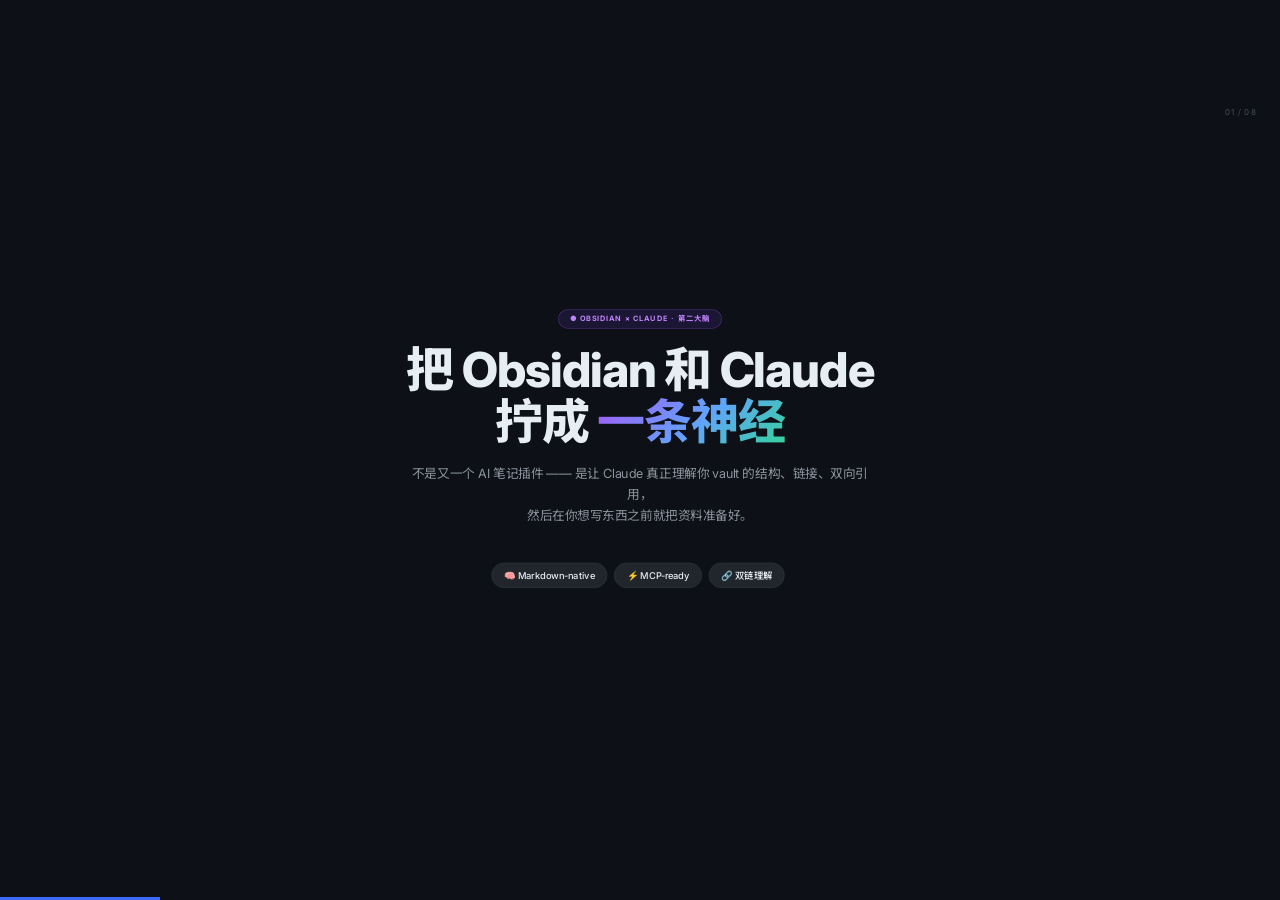
<file: .github/skills/html-ppt-skill/templates/full-decks/obsidian-claude-gradient/index.html>
<!DOCTYPE html>
<html lang="zh-CN">
<head>
<meta charset="UTF-8">
<meta name="viewport" content="width=device-width, initial-scale=1">
<title>Obsidian × Claude Gradient</title>
<link rel="stylesheet" href="../../../assets/fonts.css">
<link rel="stylesheet" href="../../../assets/base.css">
<link rel="stylesheet" href="style.css">
</head>
<body class="tpl-obsidian-claude-gradient">
<div class="deck">

  <!-- 1. COVER -->
  <section class="slide is-active">
    <div class="oc-cbg"></div>
    <div class="oc-cgrid"></div>
    <div class="oc-snum">01 / 08</div>
    <div class="oc-tag">● OBSIDIAN × CLAUDE · 第二大脑</div>
    <h1 class="oc-h1">把 Obsidian 和 Claude<br>拧成 <span class="oc-g">一条神经</span></h1>
    <p class="oc-sub">不是又一个 AI 笔记插件 —— 是让 Claude 真正理解你 vault 的结构、链接、双向引用，<br>然后在你想写东西之前就把资料准备好。</p>
    <div style="margin-top:32px">
      <span class="oc-pill">🧠 Markdown-native</span>
      <span class="oc-pill">⚡ MCP-ready</span>
      <span class="oc-pill">🔗 双链理解</span>
    </div>
  </section>

  <!-- 2. SECTION -->
  <section class="slide">
    <div class="oc-cbg"></div>
    <div class="oc-cgrid"></div>
    <div class="oc-snum">02 / 08</div>
    <div class="oc-tag">● CHAPTER 01</div>
    <h1 class="oc-h1" style="font-size:110px">Why <span class="oc-g">not</span> Notion?</h1>
    <p class="oc-sub">当你的知识多到会互相引用时，<br>「文件夹」就不够了，「数据库」也不是答案。</p>
  </section>

  <!-- 3. CONTENT — compare cards -->
  <section class="slide">
    <div class="oc-cbg"></div>
    <div class="oc-cgrid"></div>
    <div class="oc-snum">03 / 08</div>
    <div class="oc-tag">● COMPARE</div>
    <h2 class="oc-h2">Notion vs <span class="oc-g">Obsidian</span> · 对 AI 友好度</h2>
    <div class="oc-grid-2">
      <div class="oc-card">
        <span class="oc-badge oc-bb">NOTION</span>
        <h4 style="font-size:20px;margin-bottom:10px">数据库原生</h4>
        <p style="color:var(--oc-dim);font-size:14px;line-height:1.65">适合结构化任务、团队协作，但是——<br>• AI 要走 API，拿不到实时全文<br>• 嵌套块结构复杂，token 成本高<br>• 本地化差，没法当长期记忆</p>
      </div>
      <div class="oc-card" style="border-color:rgba(168,85,247,.35);background:rgba(124,58,237,.05)">
        <span class="oc-badge oc-bp">OBSIDIAN</span>
        <h4 style="font-size:20px;margin-bottom:10px">纯 Markdown + 双链</h4>
        <p style="color:var(--oc-dim);font-size:14px;line-height:1.65">对 AI 天生友好 ——<br>• 所有东西就是文件，Claude 直接读<br>• 双链 = 天然 graph，抽实体几乎零成本<br>• 离线、可 git、可 diff、可回滚</p>
      </div>
    </div>
    <div class="oc-hl" style="margin-top:26px">💡 <b>关键洞察：</b>AI 不需要「更聪明的数据库」，它需要「能被它自己读懂的文件系统」。</div>
  </section>

  <!-- 4. STEPS -->
  <section class="slide">
    <div class="oc-cbg"></div>
    <div class="oc-cgrid"></div>
    <div class="oc-snum">04 / 08</div>
    <div class="oc-tag">● SETUP · 4 STEPS</div>
    <h2 class="oc-h2">从 0 到第一次「AI 写笔记」</h2>
    <div class="oc-steps">
      <div class="oc-step"><div class="oc-sn">1</div><div class="oc-sc"><h4>装 Obsidian + 开 Local REST API 插件</h4><p>社区插件，一个勾就开。它让外部进程能 read/write 你的 vault。</p></div></div>
      <div class="oc-step"><div class="oc-sn">2</div><div class="oc-sc"><h4>接 Claude Desktop + obsidian-mcp server</h4><p>MCP 一个配置文件就能接，token 填 vault 的 api key。</p></div></div>
      <div class="oc-step"><div class="oc-sn">3</div><div class="oc-sc"><h4>装 5 个 obsidian-skills</h4><p>markdown / bases / canvas / cli / defuddle —— 让 Claude 知道怎么正确使用 Obsidian。</p></div></div>
      <div class="oc-step"><div class="oc-sn">4</div><div class="oc-sc"><h4>让 Claude 自己整理一次</h4><p>「帮我把最近 10 篇笔记里的重复概念合并，生成一张新的 MOC」—— 90 秒出结果。</p></div></div>
    </div>
  </section>

  <!-- 5. CODE -->
  <section class="slide">
    <div class="oc-cbg"></div>
    <div class="oc-cgrid"></div>
    <div class="oc-snum">05 / 08</div>
    <div class="oc-tag">● MCP CONFIG</div>
    <h2 class="oc-h2">claude_desktop_config.json</h2>
    <pre class="oc-code"><span class="cm">// ~/Library/Application Support/Claude/claude_desktop_config.json</span>
{
  <span class="cc">"mcpServers"</span>: {
    <span class="cc">"obsidian"</span>: {
      <span class="cc">"command"</span>: <span class="cs">"npx"</span>,
      <span class="cc">"args"</span>: [<span class="cs">"-y"</span>, <span class="cs">"@modelcontextprotocol/server-obsidian"</span>],
      <span class="cc">"env"</span>: {
        <span class="cc">"OBSIDIAN_API_KEY"</span>: <span class="cs">"xxxxxxxxxxxxxxxx"</span>,
        <span class="cc">"OBSIDIAN_HOST"</span>: <span class="cs">"http://127.0.0.1:27123"</span>
      }
    }
  }
}</pre>
    <p class="oc-sub" style="margin-top:18px">重启 Claude Desktop，输入 <b style="color:var(--oc-accent3)">/mcp</b>，你会看到 obsidian 已连。</p>
  </section>

  <!-- 6. STATS -->
  <section class="slide">
    <div class="oc-cbg"></div>
    <div class="oc-cgrid"></div>
    <div class="oc-snum">06 / 08</div>
    <div class="oc-tag">● 3 MONTHS IN</div>
    <h2 class="oc-h2">跑了 90 天，我的 <span class="oc-g">vault 数据</span></h2>
    <div class="oc-grid-3" style="margin-top:28px">
      <div class="oc-card" style="text-align:center"><div class="oc-big oc-g" style="font-size:80px">1,842</div><p style="color:var(--oc-dim);margin-top:8px;font-size:13px">notes in vault</p></div>
      <div class="oc-card" style="text-align:center"><div class="oc-big oc-g" style="font-size:80px">6.3k</div><p style="color:var(--oc-dim);margin-top:8px;font-size:13px">backlinks (由 AI 自动补)</p></div>
      <div class="oc-card" style="text-align:center"><div class="oc-big oc-g" style="font-size:80px">-74%</div><p style="color:var(--oc-dim);margin-top:8px;font-size:13px">找资料平均耗时</p></div>
    </div>
    <div class="oc-hl" style="margin-top:26px">最大收益不是「AI 帮我写」，而是「AI 帮我把旧笔记重新连起来」—— 每周 30 分钟，vault 就会主动生长。</div>
  </section>

  <!-- 7. QUOTE / CTA -->
  <section class="slide">
    <div class="oc-cbg"></div>
    <div class="oc-cgrid"></div>
    <div class="oc-snum">07 / 08</div>
    <div class="oc-tag">● CTA · 今晚可以做</div>
    <div class="oc-quote">
      <blockquote>不要再找「AI 笔记应用」了。<br>你要的是一个 <span class="oc-g">文件夹 + 一条神经</span>。</blockquote>
      <div class="attr">— 我自己，用了 90 天后</div>
    </div>
    <div style="margin-top:36px">
      <span class="oc-pill">⬇ obsidian.md</span>
      <span class="oc-pill">⬇ Claude Desktop</span>
      <span class="oc-pill">⬇ obsidian-mcp</span>
      <span class="oc-pill">⬇ obsidian-skills × 5</span>
    </div>
  </section>

  <!-- 8. THANKS -->
  <section class="slide">
    <div class="oc-cbg"></div>
    <div class="oc-cgrid"></div>
    <div class="oc-snum">08 / 08</div>
    <div class="oc-big oc-g">Thanks.</div>
    <p class="oc-sub" style="margin-top:26px">配置模板、skill manifest、我的 vault 结构图都在 <b style="color:var(--oc-accent3)">github.com/lewis/obsidian-claude</b></p>
  </section>

</div>
<script src="../../../assets/runtime.js"></script>
</body>
</html>
</file>
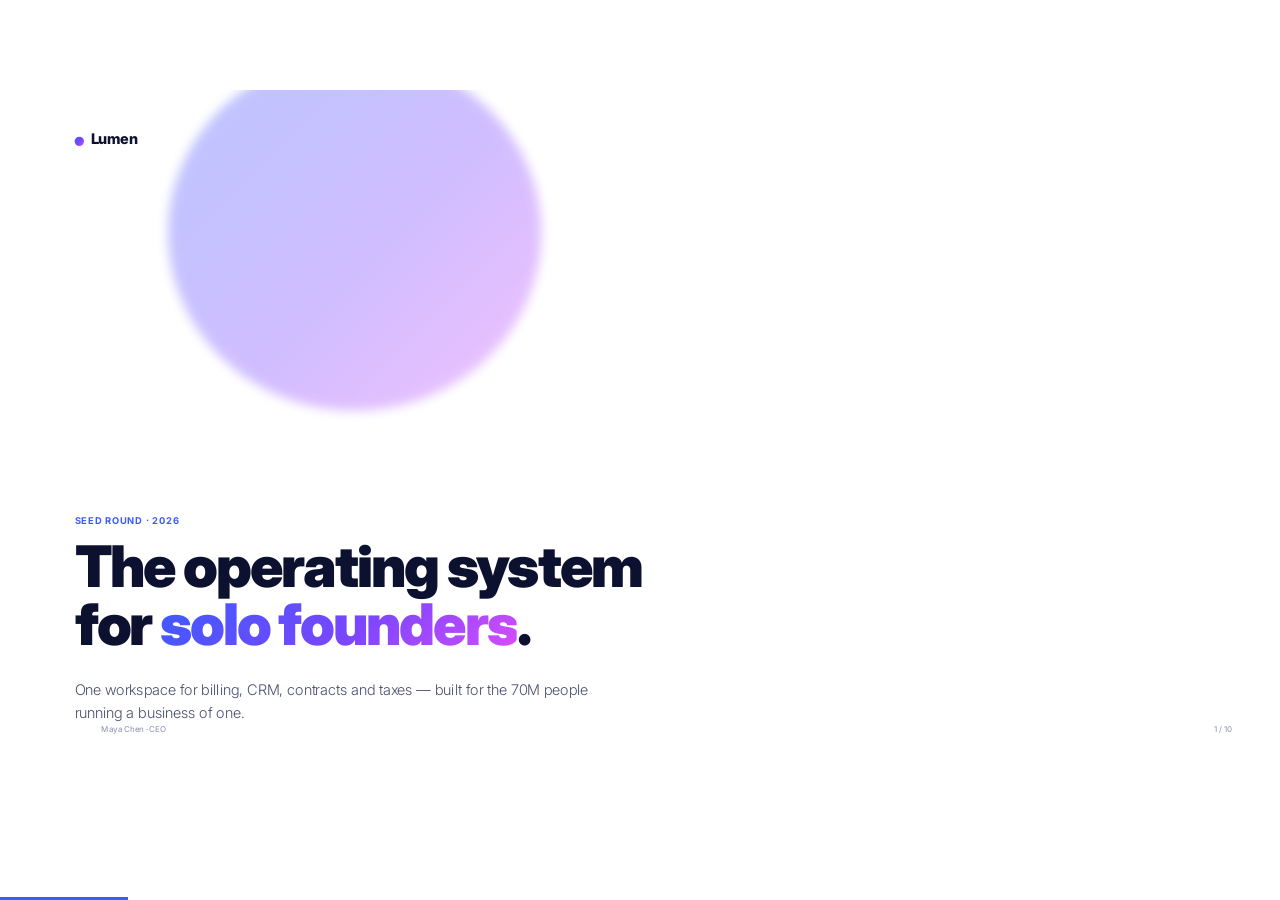
<file: .github/skills/html-ppt-skill/templates/full-decks/pitch-deck/index.html>
<!DOCTYPE html>
<html lang="en">
<head>
<meta charset="utf-8"><meta name="viewport" content="width=device-width,initial-scale=1">
<title>Lumen · Pitch Deck</title>
<link rel="stylesheet" href="../../../assets/fonts.css">
<link rel="stylesheet" href="../../../assets/base.css">
<link rel="stylesheet" href="../../../assets/animations/animations.css">
<link rel="stylesheet" href="style.css">
</head>
<body class="tpl-pitch-deck">
<div class="deck">

  <!-- 1. Cover -->
  <section class="slide" data-title="Cover">
    <div class="cover-bg"></div>
    <div class="cover-blob"></div>
    <div style="position:absolute;top:56px;left:112px"><span class="brand-dot"></span><span class="brand">Lumen</span></div>
    <p class="kicker">Seed round · 2026</p>
    <h1 class="h1 anim-fade-up" data-anim="fade-up">The operating system<br>for <span class="gradient-text">solo founders</span>.</h1>
    <p class="lede mt-m">One workspace for billing, CRM, contracts and taxes — built for the 70M people running a business of one.</p>
    <div class="deck-footer"><span>Maya Chen · CEO</span><span class="slide-number" data-current="1" data-total="10"></span></div>
  </section>

  <!-- 2. Problem -->
  <section class="slide" data-title="Problem">
    <span class="section-num">01</span>
    <p class="num-tag">PROBLEM</p>
    <h2 class="h2 mt-s">Solo founders duct-tape<br>7+ tools to stay alive.</h2>
    <div class="grid g3 mt-l">
      <div class="card"><h4>Fragmentation</h4><p class="dim">Stripe, QuickBooks, HubSpot, DocuSign, Notion, Gusto, a spreadsheet. Nothing talks.</p></div>
      <div class="card"><h4>$480/mo wasted</h4><p class="dim">Average solo founder pays for 9 SaaS seats they only half-use.</p></div>
      <div class="card"><h4>14 hrs / week lost</h4><p class="dim">Copy-pasting between tools instead of selling.</p></div>
    </div>
  </section>

  <!-- 3. Solution -->
  <section class="slide" data-title="Solution">
    <span class="section-num">02</span>
    <p class="num-tag">SOLUTION</p>
    <h2 class="h2 mt-s">Lumen is <span class="gradient-text">one spine</span><br>for the business of one.</h2>
    <p class="lede mt-m">Invoice a client → the payment lands → the tax is reserved → the contract is filed → your dashboard updates. In one app. Without plumbing.</p>
    <div class="row mt-l">
      <span class="pill pill-accent">Billing</span>
      <span class="pill pill-accent">CRM</span>
      <span class="pill pill-accent">Contracts</span>
      <span class="pill pill-accent">Taxes</span>
      <span class="pill pill-accent">Banking</span>
    </div>
  </section>

  <!-- 4. Product -->
  <section class="slide" data-title="Product">
    <span class="section-num">03</span>
    <p class="num-tag">PRODUCT</p>
    <h2 class="h2 mt-s">Built around "jobs to be done".</h2>
    <div class="grid g2 mt-l">
      <div class="card card-hover"><h4>Get paid</h4><p class="dim">Invoices, subscriptions and Stripe/Wise payouts with a single click. ACH, card, wire, crypto.</p></div>
      <div class="card card-hover"><h4>Stay legal</h4><p class="dim">E-sign contracts from templates. Auto-file 1099s and quarterly estimates.</p></div>
      <div class="card card-hover"><h4>Sell smarter</h4><p class="dim">Lead inbox, pipeline, email sequences. No separate CRM.</p></div>
      <div class="card card-hover"><h4>See the business</h4><p class="dim">Live P&amp;L, runway, top customers, churn. One dashboard, zero spreadsheets.</p></div>
    </div>
  </section>

  <!-- 5. Market -->
  <section class="slide" data-title="Market">
    <span class="section-num">04</span>
    <p class="num-tag">MARKET</p>
    <h2 class="h2 mt-s">A very big small business.</h2>
    <div class="grid g3 mt-l">
      <div class="metric"><div class="n">73M</div><div class="l">solo businesses in the US + EU</div></div>
      <div class="metric"><div class="n">$186B</div><div class="l">TAM · horizontal SaaS spend</div></div>
      <div class="metric"><div class="n">9.4%</div><div class="l">CAGR through 2030</div></div>
    </div>
    <p class="lede mt-l">Creators, consultants, indie devs, coaches, freelancers — the fastest-growing segment of the workforce, and the most under-served by tooling.</p>
  </section>

  <!-- 6. Business model -->
  <section class="slide" data-title="Business Model">
    <span class="section-num">05</span>
    <p class="num-tag">BUSINESS MODEL</p>
    <h2 class="h2 mt-s">Flat SaaS + payment rake.</h2>
    <div class="grid g3 mt-l">
      <div class="card"><h4>Starter</h4><div class="metric mt-s"><div class="n" style="font-size:56px">$29</div><div class="l">/ month · core billing + CRM</div></div></div>
      <div class="card card-accent"><h4>Pro</h4><div class="metric mt-s"><div class="n" style="font-size:56px">$79</div><div class="l">/ month · contracts, taxes, banking</div></div></div>
      <div class="card"><h4>+ Payments</h4><div class="metric mt-s"><div class="n" style="font-size:56px">0.4%</div><div class="l">interchange rake on processed volume</div></div></div>
    </div>
    <p class="dim mt-l">Blended LTV $1,920 · CAC payback 5 months at current funnel.</p>
  </section>

  <!-- 7. Traction -->
  <section class="slide" data-title="Traction">
    <span class="section-num">06</span>
    <p class="num-tag">TRACTION</p>
    <h2 class="h2 mt-s">6 months, growing 38% MoM.</h2>
    <div class="traction-bar mt-l">
      <div class="bar" style="height:18%"><em>$6k</em><span>Oct</span></div>
      <div class="bar" style="height:30%"><em>$11k</em><span>Nov</span></div>
      <div class="bar" style="height:44%"><em>$17k</em><span>Dec</span></div>
      <div class="bar" style="height:62%"><em>$26k</em><span>Jan</span></div>
      <div class="bar" style="height:82%"><em>$38k</em><span>Feb</span></div>
      <div class="bar" style="height:100%"><em>$54k</em><span>Mar</span></div>
    </div>
    <p class="dim mt-l" style="margin-top:48px">2,140 paying customers · NPS 72 · Net retention 118%</p>
  </section>

  <!-- 8. Team -->
  <section class="slide" data-title="Team">
    <span class="section-num">07</span>
    <p class="num-tag">TEAM</p>
    <h2 class="h2 mt-s">Shipped at scale before.</h2>
    <div class="grid g3 mt-l">
      <div class="card team-card"><div class="avatar">MC</div><h4>Maya Chen</h4><p class="dim">CEO · ex-Stripe billing lead. 8 yrs in payments.</p></div>
      <div class="card team-card"><div class="avatar">RP</div><h4>Raj Patel</h4><p class="dim">CTO · ex-Linear. Built multiplayer sync at 10M users.</p></div>
      <div class="card team-card"><div class="avatar">EK</div><h4>Elena Kim</h4><p class="dim">Head of Design · ex-Notion. Shipped the mobile relaunch.</p></div>
    </div>
  </section>

  <!-- 9. Ask -->
  <section class="slide" data-title="The Ask">
    <p class="num-tag">THE ASK</p>
    <div class="ask-box mt-m">
      <h2 class="h2">Raising $4.5M seed.</h2>
      <p class="lede" style="color:rgba(255,255,255,.9);max-width:60ch">18 months of runway to reach $3M ARR. 40% engineering, 35% growth, 15% compliance/banking licenses, 10% runway buffer.</p>
      <div class="row mt-l" style="gap:40px">
        <div><div style="font-size:44px;font-weight:900">$4.5M</div><div class="dim">SAFE · post-money cap $28M</div></div>
        <div><div style="font-size:44px;font-weight:900">18 mo</div><div class="dim">runway to Series A</div></div>
        <div><div style="font-size:44px;font-weight:900">$3M</div><div class="dim">ARR target by close</div></div>
      </div>
    </div>
  </section>

  <!-- 10. Thanks -->
  <section class="slide center tc" data-title="Thanks">
    <div class="cover-bg"></div>
    <div>
      <div class="mega">Thanks.</div>
      <p class="mega-sub">maya@lumen.app · lumen.app/investors</p>
      <div class="row mt-l" style="justify-content:center;gap:24px">
        <span class="pill pill-accent">Let's talk</span>
        <span class="pill">Deck v4.2 · Apr 2026</span>
      </div>
    </div>
  </section>

</div>
<script src="../../../assets/runtime.js"></script>
</body></html>
</file>
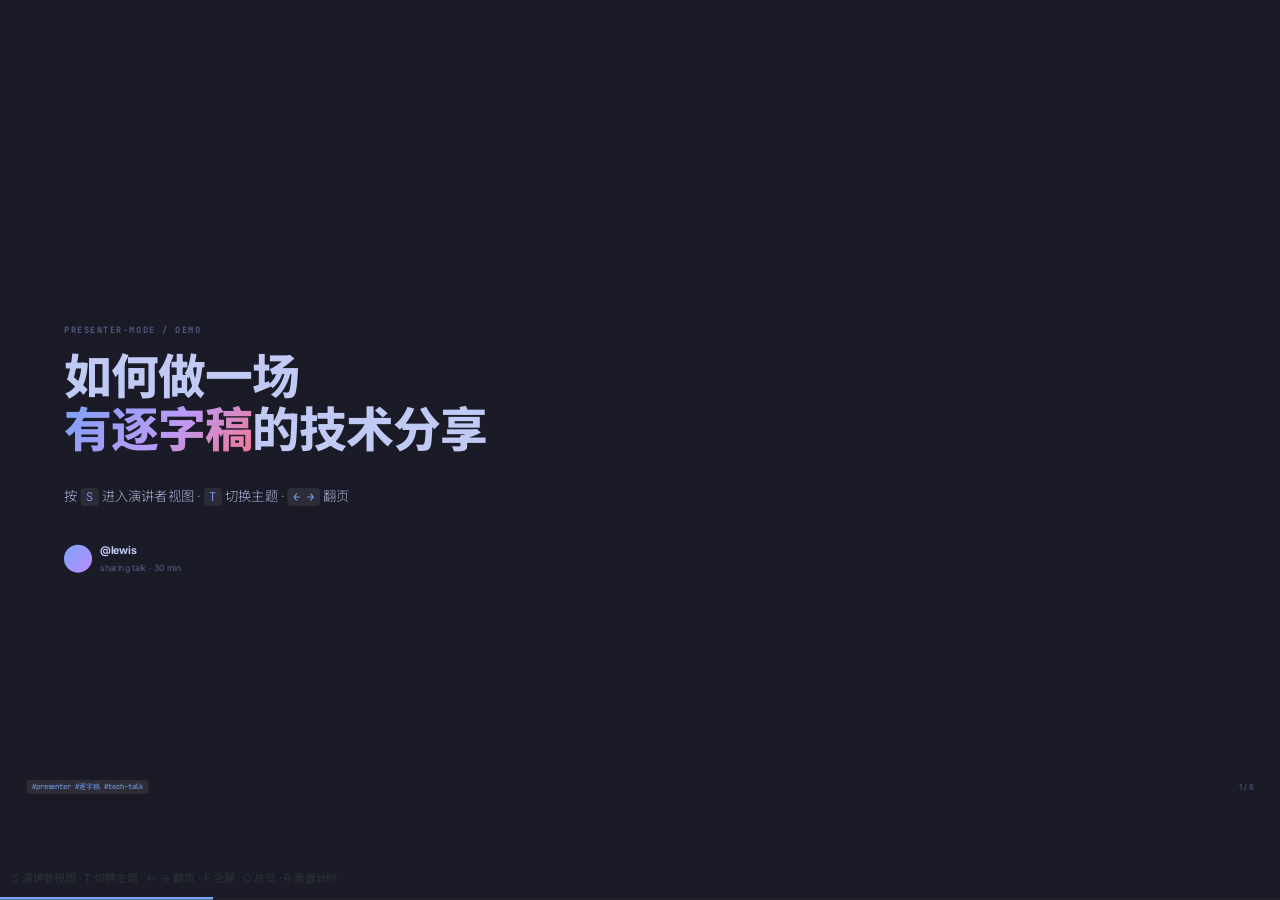
<file: .github/skills/html-ppt-skill/templates/full-decks/presenter-mode-reveal/index.html>
<!DOCTYPE html>
<html lang="zh-CN" data-themes="tokyo-night,dracula,catppuccin-mocha,nord,corporate-clean">
<head>
<meta charset="utf-8">
<meta name="viewport" content="width=device-width,initial-scale=1">
<title>演讲者模式示例 · Presenter Mode Deck</title>
<link rel="stylesheet" href="../../../assets/fonts.css">
<link rel="stylesheet" href="../../../assets/base.css">
<link rel="stylesheet" id="theme-link" href="../../../assets/themes/tokyo-night.css">
<link rel="stylesheet" href="../../../assets/animations/animations.css">
<link rel="stylesheet" href="style.css">
</head>
<body class="tpl-presenter-mode-reveal">
<div class="deck">

  <!-- ============ 1. COVER ============ -->
  <section class="slide" data-title="Cover">
    <p class="kicker">presenter-mode / demo</p>
    <h1 class="h1 anim-fade-up" data-anim="fade-up">如何做一场<br><span style="background:var(--grad);-webkit-background-clip:text;background-clip:text;color:transparent">有逐字稿</span>的技术分享</h1>
    <p class="lede mt-m">按 <span class="mono">S</span> 进入演讲者视图 · <span class="mono">T</span> 切换主题 · <span class="mono">← →</span> 翻页</p>
    <div class="speaker">
      <div class="av"></div>
      <div><b>@lewis</b><span>sharing talk · 30 min</span></div>
    </div>
    <div class="deck-footer">
      <span class="mono">#presenter #逐字稿 #tech-talk</span>
      <span class="slide-number" data-current="1" data-total="6"></span>
    </div>
    <aside class="notes">
      <p>大家好，欢迎来到今天的技术分享。我是 lewis，今天想跟大家聊一个很多人忽略但其实非常影响演讲效果的话题——<strong>如何让一场技术分享既有深度，又讲得不卡壳</strong>。</p>
      <p>在正式开始之前，先跟大家介绍一下这份 deck 本身：这是一个支持<em>演讲者模式</em>的 HTML 幻灯片模板。现在你们看到的是观众视图，但我自己的屏幕上看到的是完全不一样的东西——当前页、下一页、完整逐字稿、计时器，全在一块屏幕上。</p>
      <p>为什么我要专门做这个？因为我发现自己做技术分享时最大的痛点不是 PPT 不够好看，而是<strong>讲到某一页突然不知道该说什么，或者忘了过渡怎么接</strong>。今天这份分享既是内容本身，也是个演示——我会一直开着演讲者模式讲，你们可以观察我讲得有多流畅。</p>
      <p>今天分享大概 30 分钟，分 5 个部分。有问题随时打断。Let's go.</p>
    </aside>
  </section>

  <!-- ============ 2. AGENDA ============ -->
  <section class="slide" data-title="Agenda">
    <p class="kicker">agenda</p>
    <h2 class="h2">今天要讲的 5 件事</h2>
    <div class="stack mt-l">
      <div class="agenda-row"><span class="num">01</span><span class="t">为什么 PPT 本身做得好还不够</span><span class="d">~5min</span></div>
      <div class="agenda-row"><span class="num">02</span><span class="t">演讲者模式到底该有哪些信息</span><span class="d">~6min</span></div>
      <div class="agenda-row"><span class="num">03</span><span class="t">逐字稿怎么写才不像念稿</span><span class="d">~8min</span></div>
      <div class="agenda-row"><span class="num">04</span><span class="t">Live demo · html-ppt skill 怎么用</span><span class="d">~8min</span></div>
      <div class="agenda-row"><span class="num">05</span><span class="t">Takeaways + Q&amp;A</span><span class="d">~3min</span></div>
    </div>
    <aside class="notes">
      <p>先过一下今天的议程。</p>
      <p>第一部分我想先说服你们<strong>"PPT 做得漂亮≠讲得好"</strong>。我见过太多很精致的 deck，但讲的人一上去就开始 "嗯…这个…就是…"。</p>
      <p>第二部分聊演讲者视图。业界的产品其实差别蛮大的，Keynote、PowerPoint、reveal.js 都有各自的方案，但真正好用的设计逻辑是什么，我会给出我的答案。</p>
      <p>第三部分是今天的<em>核心</em>——逐字稿。很多人以为逐字稿就是把要说的话一字不差写下来，错。逐字稿的目的是让你<strong>"看一眼就接得上"</strong>，写法完全不一样。</p>
      <p>第四部分会现场 demo 我自己用的 html-ppt skill，展示如何 30 分钟出一份带逐字稿的 deck。</p>
      <p>最后收尾 + 答疑。</p>
      <p>OK，进入第一部分。</p>
    </aside>
  </section>

  <!-- ============ 3. PROBLEM ============ -->
  <section class="slide" data-title="Problem">
    <p class="kicker">// part 01 · problem</p>
    <h2 class="h2">做 PPT 和讲 PPT，<br>是<span class="accent">两件事</span>。</h2>
    <div class="grid g3 mt-l">
      <div class="card card-accent">
        <h4>✅ PPT 做得好</h4>
        <p class="dim">主题统一、排版干净、图表清晰、动效克制。这些是"静态作品"的质量。</p>
      </div>
      <div class="card card-accent">
        <h4>❌ 讲得好</h4>
        <p class="dim">逻辑连贯、语速稳定、不 "嗯啊"、能接住问题、能当场调整节奏。</p>
      </div>
      <div class="card card-accent">
        <h4>💡 差别在哪</h4>
        <p class="dim">前者是<strong>纸上功夫</strong>，后者需要你<strong>"看一眼幻灯片就知道下句话说什么"</strong>。</p>
      </div>
    </div>
    <aside class="notes">
      <p>我先抛一个可能有争议的观点——<strong>做 PPT 和讲 PPT 是两件完全不同的事</strong>。</p>
      <p>大家看左边这张卡片，"PPT 做得好" 意味着什么？主题统一、排版干净、图表清晰、动效克制——这些都是<em>静态作品</em>的质量标准，可以离线评判。</p>
      <p>但中间这张卡片就不一样了："讲得好" 意味着逻辑连贯、语速稳定、不卡壳、能接住提问、能根据现场反应调整节奏——这些是<strong>临场能力</strong>，跟 PPT 好不好看基本没关系。</p>
      <p>最关键的是右边这句话——讲得好的人，本质上是"<strong>看一眼幻灯片就知道下句话说什么</strong>"。这个能力靠什么？不是背稿，也不是即兴发挥，而是靠<em>合理设计的提词器系统</em>。</p>
      <p>今天接下来 25 分钟，我就是围绕这个核心问题展开的。</p>
    </aside>
  </section>

  <!-- ============ 4. SOLUTION ============ -->
  <section class="slide" data-title="Presenter View">
    <p class="kicker">// part 02 · presenter view</p>
    <h2 class="h2">演讲者视图应该有<span class="accent">四块信息</span></h2>
    <div class="grid g2 mt-l">
      <div>
        <div class="feature-row"><span class="num blue">①</span><div><b>当前页大图</b><p class="dim">占视图一半以上，保证你能扫一眼就知道观众现在看到什么。</p></div></div>
        <div class="feature-row"><span class="num green">②</span><div><b>下一页预览</b><p class="dim">帮你提前准备过渡句，避免"下一页我忘了讲什么了"。</p></div></div>
      </div>
      <div>
        <div class="feature-row"><span class="num orange">③</span><div><b>逐字稿区域</b><p class="dim">大字号、高对比度、支持滚动，这才是演讲者真正在看的东西。</p></div></div>
        <div class="feature-row"><span class="num purple">④</span><div><b>计时器 + 页码</b><p class="dim">知道自己讲了多久、还剩几页，节奏全凭这个。</p></div></div>
      </div>
    </div>
    <aside class="notes">
      <p>演讲者模式应该给你四块信息。我按重要性排序。</p>
      <p>第一块，<strong>当前页大图</strong>。这个必须占据视图一半以上空间，因为它是你跟观众的"同步锚"——观众看到什么，你脑子里也得是什么。</p>
      <p>第二块，<strong>下一页预览</strong>。这个很多人不理解为什么要放，我解释一下：演讲最卡的瞬间不是讲某一页，而是<em>翻到下一页的那 2 秒</em>。如果你提前看到下一页长什么样，过渡句自然就有了。</p>
      <p>第三块，<strong>逐字稿区域</strong>——这是今天的重点，下一部分我会专门讲。这里先说一个硬性要求：字号必须大、对比度必须高、必须能滚动。因为你讲的时候<em>只有余光瞄一下</em>，字小了根本来不及读。</p>
      <p>第四块，<strong>计时器和页码</strong>。知道自己讲了多久、还剩几页——节奏感全靠它。Keynote 做得最好，reveal.js 默认不够清楚。</p>
      <p>这四块缺一不可。今天这个 deck 我把这四块都做出来了，按 S 大家可以试试。</p>
    </aside>
  </section>

  <!-- ============ 5. SCRIPT ============ -->
  <section class="slide" data-title="Script">
    <p class="kicker">// part 03 · script</p>
    <h2 class="h2">逐字稿的<span class="accent">3 条铁律</span></h2>
    <div class="stack mt-l">
      <div class="rule-row">
        <span class="num red">01</span>
        <div>
          <b>不是一字不差的讲稿，是<span class="accent">"提示信号"</span></b>
          <p class="dim">把要讲的核心点加粗，把过渡句单独成段，把数据和名字列清楚——<em>让你看一眼就接得上</em>。</p>
        </div>
      </div>
      <div class="rule-row">
        <span class="num red">02</span>
        <div>
          <b>每页 <span class="accent">150–300 字</span>，不多不少</b>
          <p class="dim">少于 150 字提示不够，多于 300 字你没时间读。按 2–3 分钟/页的节奏控制。</p>
        </div>
      </div>
      <div class="rule-row">
        <span class="num red">03</span>
        <div>
          <b>用<span class="accent">口语</span>写，不用书面语</b>
          <p class="dim">"因此" → "所以"；"该方案" → "这个方案"。写的时候读一遍，听起来像说话才对。</p>
        </div>
      </div>
    </div>
    <aside class="notes">
      <p>进入最核心的一部分——逐字稿怎么写。我总结了 3 条铁律。</p>
      <p><strong>第一条，逐字稿不是讲稿</strong>。很多人一听"逐字稿"就以为要把每句话一字不差写下来。错。如果你照着稿念，观众会立刻看出来，信任感瞬间崩塌。</p>
      <p>逐字稿的真实作用是<em>"提示信号"</em>——把核心要点加粗，把过渡句单独成段，把数据和专有名词列清楚。这样你讲的时候<strong>瞄一眼就能接得上</strong>，但说出来的还是你自己的话。</p>
      <p><strong>第二条，每页控制在 150 到 300 字</strong>。这个是我做了十几场分享摸出来的经验值。少于 150 字提示不够，讲到一半卡住；多于 300 字你根本来不及扫完。按一页讲 2 到 3 分钟算，这个字数刚好。</p>
      <p><strong>第三条，用口语写</strong>。这条最多人栽跟头。你写"因此"，讲出来会变成"所以"；你写"该方案"，讲出来会变成"这个方案"。<em>写的时候读一遍</em>，不拗口才对。</p>
      <p>这三条配合起来，你会发现讲 PPT 突然变成了一件很舒服的事。</p>
    </aside>
  </section>

  <!-- ============ 6. DEMO + CLOSING ============ -->
  <section class="slide" data-title="Demo & Close">
    <p class="kicker">// part 04-05 · demo + close</p>
    <h2 class="h2">现在<span class="accent">你也能做到</span></h2>
    <div class="code-block mt-m">
<span class="comment"># 安装 html-ppt skill</span>
<span class="cmd">npx</span> skills add <span class="flag">https://github.com/lewislulu/html-ppt-skill</span>

<span class="comment"># 复制演讲者模式模板</span>
<span class="cmd">cp -r</span> templates/full-decks/presenter-mode-reveal examples/my-talk
<span class="cmd">open</span> examples/my-talk/index.html

<span class="comment"># 键盘操作</span>
<span class="flag">S</span>  <span class="comment">→ 进入演讲者视图</span>
<span class="flag">T</span>  <span class="comment">→ 切换主题（5 种预设）</span>
<span class="flag">← →</span> <span class="comment">→ 翻页</span>
<span class="flag">R</span>  <span class="comment">→ 重置计时器</span>
    </div>
    <p class="lede mt-m tc">关键是：<strong>每一页 &lt;aside class="notes"&gt; 里写 150–300 字逐字稿</strong>。</p>
    <div class="deck-footer">
      <span class="mono">#thanks · Q&amp;A</span>
      <span class="slide-number" data-current="6" data-total="6"></span>
    </div>
    <aside class="notes">
      <p>最后我演示一下这个 skill 怎么用，给大家省点时间自己摸索。</p>
      <p>第一步，装 html-ppt skill，一行命令。第二步，把我这个 <code>presenter-mode-reveal</code> 模板复制到你自己的 examples 目录。第三步，打开 html，按 S。</p>
      <p>键盘操作我列在这里了。<strong>S 进入演讲者视图、T 切换主题、左右键翻页、R 重置计时器</strong>。主题默认带 5 个——tokyo-night、dracula、catppuccin-mocha、nord、corporate-clean——基本覆盖了深色技术分享、浅色商务汇报两种常见场景。</p>
      <p>最关键的一步——<em>每一页底部的 <code>&lt;aside class="notes"&gt;</code> 里，老老实实写 150 到 300 字的逐字稿</em>。这是整个方法论的交付物。AI 可以帮你写初稿，但你一定要自己过一遍，读出来听听是不是你会说的话。</p>
      <p>好，我今天就讲到这里。如果你做下一场分享的时候想起了这个"演讲者视图 + 逐字稿"的组合，并且觉得讲得比以前顺——那就是我最大的收获。谢谢大家，有问题现在开始。</p>
    </aside>
  </section>

</div>

<div style="position:fixed;bottom:12px;left:12px;font-size:11px;color:#484f5866;z-index:100;pointer-events:none">
  S 演讲者视图 · T 切换主题 · ← → 翻页 · F 全屏 · O 总览 · R 重置计时
</div>

<script src="../../../assets/runtime.js"></script>
</body>
</html>
</file>
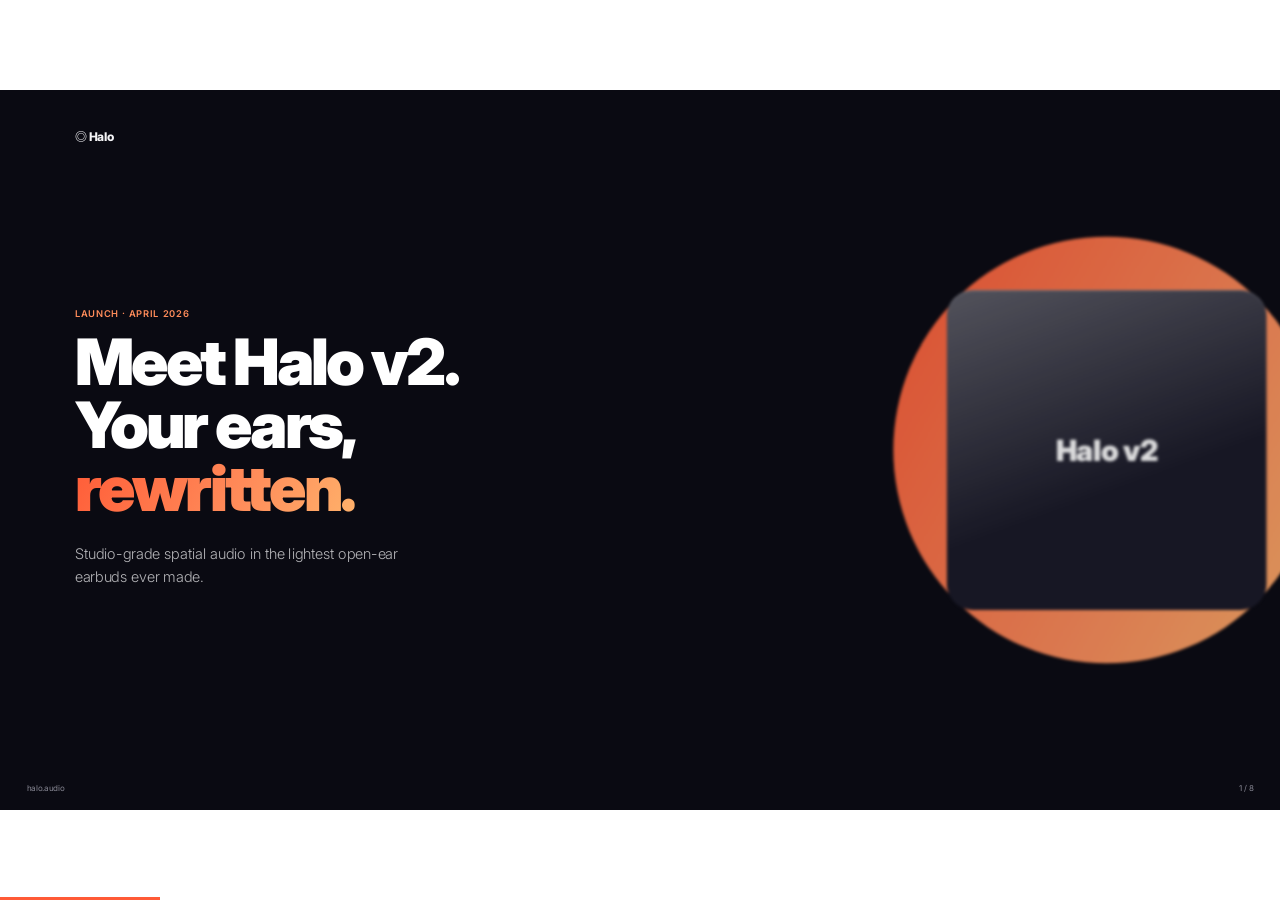
<file: .github/skills/html-ppt-skill/templates/full-decks/product-launch/index.html>
<!DOCTYPE html>
<html lang="en">
<head>
<meta charset="utf-8"><meta name="viewport" content="width=device-width,initial-scale=1">
<title>Halo v2 · Launch</title>
<link rel="stylesheet" href="../../../assets/fonts.css">
<link rel="stylesheet" href="../../../assets/base.css">
<link rel="stylesheet" href="../../../assets/animations/animations.css">
<link rel="stylesheet" href="style.css">
</head>
<body class="tpl-product-launch">
<div class="deck">

  <!-- 1. Cover / hero -->
  <section class="slide dark" data-title="Cover">
    <div class="hero-shot"></div>
    <div style="position:absolute;top:56px;left:112px" class="brand">◎ Halo</div>
    <p class="kicker">Launch · April 2026</p>
    <h1 class="h1 anim-fade-up" data-anim="fade-up">Meet Halo v2.<br>Your ears,<br><span style="background:var(--grad);-webkit-background-clip:text;background-clip:text;color:transparent">rewritten.</span></h1>
    <p class="lede mt-m" style="max-width:42ch">Studio-grade spatial audio in the lightest open-ear earbuds ever made.</p>
    <div class="deck-footer"><span>halo.audio</span><span class="slide-number" data-current="1" data-total="8"></span></div>
  </section>

  <!-- 2. Introducing -->
  <section class="slide center tc" data-title="Introducing">
    <div>
      <p class="kicker">Introducing</p>
      <h1 class="h1" style="font-size:140px">Halo v2</h1>
      <p class="lede" style="margin:24px auto;max-width:56ch">Four years of research. Three generations of silicon. One product you'll forget you're wearing.</p>
    </div>
  </section>

  <!-- 3. Feature 1 -->
  <section class="slide" data-title="Sound">
    <p class="kicker">01 · The sound</p>
    <h2 class="h2">Hear the room<br>around the music.</h2>
    <div class="grid g3 mt-l">
      <div class="feature-card"><div class="icon">♪</div><h4>Open-ear spatial</h4><p class="dim">16mm titanium drivers angled into the ear canal. You hear the song and the world at once.</p></div>
      <div class="feature-card"><div class="icon">◈</div><h4>Lossless 24-bit</h4><p class="dim">aptX Lossless and Hi-Res LDAC over Bluetooth 5.4. No dongles, no compromises.</p></div>
      <div class="feature-card"><div class="icon">◐</div><h4>Adaptive EQ</h4><p class="dim">Tunes itself to the shape of your ear every 120 seconds.</p></div>
    </div>
  </section>

  <!-- 4. Feature 2 -->
  <section class="slide dark" data-title="Fit">
    <p class="kicker">02 · The fit</p>
    <h2 class="h2">4.9 grams.<br>All-day forgettable.</h2>
    <div class="grid g3 mt-l">
      <div class="card"><h4>Liquid-silicone hook</h4><p>Wraps behind the ear like a glasses arm. Never falls out on a run.</p></div>
      <div class="card"><h4>IP57 sweat + rain</h4><p>Take them in the ocean. Rinse them under the tap. We dare you.</p></div>
      <div class="card"><h4>14h + 42h case</h4><p>A full workweek of commutes on one charge of the case.</p></div>
    </div>
  </section>

  <!-- 5. Feature 3 -->
  <section class="slide" data-title="Intelligence">
    <p class="kicker">03 · The intelligence</p>
    <h2 class="h2">An AI that listens<br>so you don't have to.</h2>
    <div class="grid g2 mt-l">
      <div class="feature-card"><div class="icon">✦</div><h4>Live translate</h4><p class="dim">Real-time translation in 41 languages. Whispered directly into your ear, with a 380ms lag.</p></div>
      <div class="feature-card"><div class="icon">✧</div><h4>Meeting recap</h4><p class="dim">Double-tap to record. Walk away with a summary, action items, and a searchable transcript.</p></div>
    </div>
  </section>

  <!-- 6. How it works -->
  <section class="slide" data-title="How it works">
    <p class="kicker">How it works</p>
    <h2 class="h2">Three taps. You're in.</h2>
    <div class="stack mt-l" style="max-width:900px">
      <div class="step"><div class="n">1</div><div><h4>Open the case near your phone</h4><p class="dim">iOS and Android pair automatically over Bluetooth LE. No app downloads required.</p></div></div>
      <div class="step"><div class="n">2</div><div><h4>Pick your profile</h4><p class="dim">Commute, Focus, Workout, Cinema. Each is a complete audio + transparency recipe.</p></div></div>
      <div class="step"><div class="n">3</div><div><h4>Just listen</h4><p class="dim">Halo adapts to your ear shape, your environment, and your hearing profile — continuously.</p></div></div>
    </div>
  </section>

  <!-- 7. Pricing -->
  <section class="slide" data-title="Pricing">
    <p class="kicker">Pricing</p>
    <h2 class="h2">Pick your Halo.</h2>
    <div class="grid g3 mt-l" style="align-items:start">
      <div class="price-card">
        <h4>Halo Lite</h4>
        <div class="amount">$179</div>
        <p class="dim">Open-ear audio, IP57, 12h battery.</p>
        <ul><li>AAC + SBC</li><li>Single-tap controls</li><li>USB-C charging</li></ul>
      </div>
      <div class="price-card pro">
        <h4>Halo v2 · Pro</h4>
        <div class="amount">$279</div>
        <p class="dim">Everything, in its best form.</p>
        <ul><li>Hi-Res Lossless</li><li>Live translate · 41 lang</li><li>Wireless + MagSafe charging</li><li>Adaptive EQ</li></ul>
      </div>
      <div class="price-card">
        <h4>Halo Studio</h4>
        <div class="amount">$399</div>
        <p class="dim">For creators and field recorders.</p>
        <ul><li>32-bit binaural capture</li><li>XLR dongle included</li><li>Lifetime firmware</li></ul>
      </div>
    </div>
  </section>

  <!-- 8. Testimonial + CTA combined? Task says 8 slides w/ testimonial + CTA as separate. Keep 8: testimonial on 7, but we've used 7 already. Re-plan: cover(1) intro(2) f1(3) f2(4) f3(5) how(6) pricing(7) testimonial+CTA(8) -->
  <section class="slide dark" data-title="Ship">
    <p class="kicker">One more thing</p>
    <div class="row" style="gap:80px;align-items:center">
      <div style="flex:1">
        <p class="testimonial">"I forgot I was wearing them. Then I remembered, and I didn't want to take them off."</p>
        <p class="dim mt-m">— Marques Lin, The Verge · early review</p>
      </div>
      <div style="flex:0 0 auto;text-align:center">
        <p class="dim mb-m">Ships May 14 · from</p>
        <div style="font-size:96px;font-weight:900;letter-spacing:-.04em">$279</div>
        <a class="cta-btn mt-l" href="#">Pre-order Halo v2 →</a>
        <p class="dim mt-m" style="font-size:13px">Free shipping · 45-day return · 2-year warranty</p>
      </div>
    </div>
  </section>

</div>
<script src="../../../assets/runtime.js"></script>
</body></html>
</file>
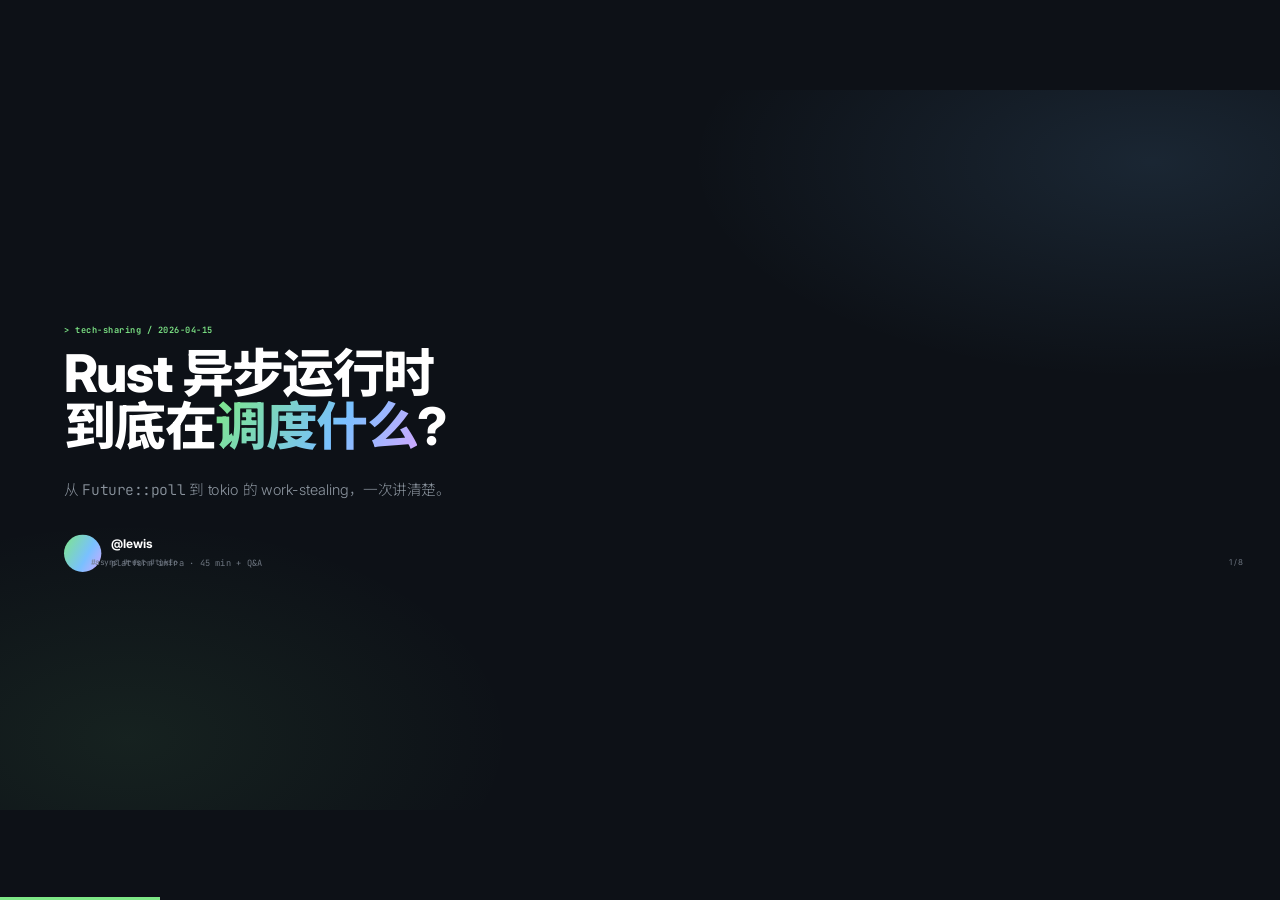
<file: .github/skills/html-ppt-skill/templates/full-decks/tech-sharing/index.html>
<!DOCTYPE html>
<html lang="zh-CN">
<head>
<meta charset="utf-8"><meta name="viewport" content="width=device-width,initial-scale=1">
<title>Rust 异步运行时内部机制 · Tech Sharing</title>
<link rel="stylesheet" href="../../../assets/fonts.css">
<link rel="stylesheet" href="../../../assets/base.css">
<link rel="stylesheet" href="../../../assets/animations/animations.css">
<link rel="stylesheet" href="style.css">
</head>
<body class="tpl-tech-sharing">
<div class="deck">

  <!-- 1. Cover -->
  <section class="slide" data-title="Cover">
    <p class="kicker">tech-sharing / 2026-04-15</p>
    <h1 class="h1 anim-fade-up" data-anim="fade-up">Rust 异步运行时<br>到底在<span style="background:var(--grad);-webkit-background-clip:text;background-clip:text;color:transparent">调度什么</span>?</h1>
    <p class="lede mt-m">从 <span class="mono">Future::poll</span> 到 tokio 的 work-stealing，一次讲清楚。</p>
    <div class="speaker"><div class="av"></div><div><b>@lewis</b><span>platform infra · 45 min + Q&amp;A</span></div></div>
    <div class="deck-footer"><span class="mono">#async #rust #tokio</span><span class="slide-number" data-current="1" data-total="8"></span></div>
  </section>

  <!-- 2. Agenda -->
  <section class="slide" data-title="Agenda">
    <p class="kicker">agenda.toml</p>
    <h2 class="h2">今天的路线图</h2>
    <div class="stack mt-l">
      <div class="agenda-row"><span class="num">01</span><span class="t">Context: 为什么需要 async</span><span class="d">~5min</span></div>
      <div class="agenda-row"><span class="num">02</span><span class="t">Deep dive 1: Future &amp; Waker</span><span class="d">~12min</span></div>
      <div class="agenda-row"><span class="num">03</span><span class="t">Deep dive 2: Tokio scheduler</span><span class="d">~15min</span></div>
      <div class="agenda-row"><span class="num">04</span><span class="t">Code: 手写一个 mini-runtime</span><span class="d">~8min</span></div>
      <div class="agenda-row"><span class="num">05</span><span class="t">Takeaways + Q&amp;A</span><span class="d">~5min</span></div>
    </div>
  </section>

  <!-- 3. Context -->
  <section class="slide" data-title="Context">
    <p class="kicker">// context</p>
    <h2 class="h2">问题：一个线程一个连接，<br>撑不住 10 万并发。</h2>
    <div class="grid g3 mt-l">
      <div class="card card-accent"><h4>Thread-per-conn</h4><p class="dim">每条连接一根 OS 线程，栈 2–8MB。10 万连接 = 几百 GB RAM。</p><span class="tag mt-s">❌ 不现实</span></div>
      <div class="card card-accent"><h4>Event loop (C)</h4><p class="dim">epoll/kqueue + 回调地狱。快，但写起来痛苦且容易出 bug。</p><span class="tag mt-s">😩 callback hell</span></div>
      <div class="card card-accent"><h4>Async / await</h4><p class="dim">看起来像同步代码，编译成状态机。一根线程跑几千任务。</p><span class="tag mt-s">✅ Rust 选这个</span></div>
    </div>
  </section>

  <!-- 4. Deep dive 1 -->
  <section class="slide" data-title="Deep Dive 1">
    <p class="kicker">deep-dive · 1 / 2</p>
    <h2 class="h2">Future 其实只有一个方法。</h2>
    <div class="grid g2 mt-l" style="align-items:start">
      <div>
        <p class="lede">编译器把 <span class="mono">async fn</span> 变成一个实现了 <span class="mono">Future</span> trait 的匿名状态机。运行时只做一件事：反复 <span class="mono">poll</span> 它，直到返回 <span class="mono">Ready</span>。</p>
        <div class="mt-l">
          <span class="tag">Pending</span> <span class="tag">Ready(T)</span> <span class="tag">Waker.wake()</span>
        </div>
      </div>
      <div class="terminal">
        <div class="bar"><span class="dot"></span><span class="dot"></span><span class="dot"></span><span>future.rs</span></div>
<pre><span class="kw">pub trait</span> <span class="fn">Future</span> {
    <span class="kw">type</span> Output;
    <span class="kw">fn</span> <span class="fn">poll</span>(
        <span class="kw">self</span>: Pin&lt;&amp;<span class="kw">mut Self</span>&gt;,
        cx: &amp;<span class="kw">mut</span> Context&lt;<span class="str">'_</span>&gt;,
    ) -&gt; Poll&lt;<span class="kw">Self</span>::Output&gt;;
}

<span class="cmt">// Poll::Pending   → 挂起，等 waker 唤醒</span>
<span class="cmt">// Poll::Ready(v)  → 完成，产出 v</span></pre>
      </div>
    </div>
  </section>

  <!-- 5. Deep dive 2 -->
  <section class="slide" data-title="Deep Dive 2">
    <p class="kicker">deep-dive · 2 / 2</p>
    <h2 class="h2">Tokio 是一个偷任务的小工。</h2>
    <div class="grid g2 mt-l" style="align-items:start">
      <div>
        <p class="lede">Multi-thread runtime = N 个 worker，每个 worker 有自己的本地队列。空闲的 worker 会去别人队列里"偷"任务。</p>
        <div class="stack mt-m">
          <div class="tag">✦ local queue · 256 slots</div>
          <div class="tag">✦ global injection queue</div>
          <div class="tag">✦ work-stealing @ 50% steal ratio</div>
          <div class="tag">✦ LIFO slot for cache locality</div>
        </div>
      </div>
      <div class="card" style="padding:32px">
        <h4 class="mono" style="color:var(--accent-2)">scheduler tick loop</h4>
        <div class="stack mt-m" style="font-family:'JetBrains Mono',monospace;font-size:14px;line-height:1.9;color:var(--text-2)">
          <div><span style="color:var(--accent)">1.</span> pop from LIFO slot</div>
          <div><span style="color:var(--accent)">2.</span> else pop from local queue</div>
          <div><span style="color:var(--accent)">3.</span> else drain global queue (every 61 ticks)</div>
          <div><span style="color:var(--accent)">4.</span> else steal from random victim</div>
          <div><span style="color:var(--accent)">5.</span> else park the thread</div>
        </div>
      </div>
    </div>
  </section>

  <!-- 6. Code example -->
  <section class="slide" data-title="Code">
    <p class="kicker">mini-runtime.rs · ~40 LOC</p>
    <h2 class="h2">手写一个最小 runtime。</h2>
    <div class="terminal mt-m">
      <div class="bar"><span class="dot"></span><span class="dot"></span><span class="dot"></span><span>src/main.rs</span></div>
<pre><span class="kw">use</span> std::collections::VecDeque;
<span class="kw">use</span> std::sync::{Arc, Mutex};
<span class="kw">use</span> std::task::{Context, Poll, Wake, Waker};

<span class="kw">struct</span> Task(Mutex&lt;Pin&lt;Box&lt;<span class="kw">dyn</span> Future&lt;Output = ()&gt; + Send&gt;&gt;&gt;);

<span class="kw">impl</span> Wake <span class="kw">for</span> Task {
    <span class="kw">fn</span> <span class="fn">wake</span>(<span class="kw">self</span>: Arc&lt;<span class="kw">Self</span>&gt;) { QUEUE.lock().unwrap().push_back(<span class="kw">self</span>); }
}

<span class="kw">fn</span> <span class="fn">block_on</span>&lt;F: Future&lt;Output = ()&gt; + Send + <span class="str">'static</span>&gt;(fut: F) {
    <span class="fn">spawn</span>(fut);
    <span class="kw">while let Some</span>(task) = QUEUE.lock().unwrap().pop_front() {
        <span class="kw">let</span> waker = Waker::from(task.clone());
        <span class="kw">let mut</span> cx = Context::from_waker(&amp;waker);
        <span class="kw">let mut</span> fut = task.<span class="num">0</span>.lock().unwrap();
        <span class="kw">let</span> _ = fut.as_mut().<span class="fn">poll</span>(&amp;<span class="kw">mut</span> cx); <span class="cmt">// 就是这一行</span>
    }
}</pre>
    </div>
  </section>

  <!-- 7. Takeaways -->
  <section class="slide" data-title="Takeaways">
    <p class="kicker">// takeaways</p>
    <h2 class="h2">三件事带回去。</h2>
    <div class="grid g3 mt-l">
      <div class="card card-accent"><h4>1 · async 是零成本抽象</h4><p class="dim">编译成状态机，没有运行时虚表，没有 GC。</p></div>
      <div class="card card-accent"><h4>2 · Waker 是脉搏</h4><p class="dim">Future 不主动做事，运行时靠 waker 决定"什么时候再 poll"。</p></div>
      <div class="card card-accent"><h4>3 · 别在 async 里阻塞</h4><p class="dim">一行 <span class="mono">std::fs::read</span> 能让整个 worker 停摆。用 <span class="mono">spawn_blocking</span>。</p></div>
    </div>
    <p class="lede mt-l">延伸阅读：<span class="mono">tokio.rs/blog/2019-10-scheduler</span> · <span class="mono">rust-lang.github.io/async-book</span></p>
  </section>

  <!-- 8. Q&A -->
  <section class="slide center tc" data-title="Q and A">
    <div>
      <div class="mono" style="font-size:120px;color:var(--accent);font-weight:800;letter-spacing:-.04em">?</div>
      <h2 class="h2">Questions?</h2>
      <p class="lede" style="margin:14px auto">github.com/lewis · @lewis on slack</p>
      <div class="row mt-l" style="justify-content:center">
        <span class="tag">slides: git.co/rt-deck</span>
        <span class="tag">code: git.co/mini-rt</span>
      </div>
    </div>
  </section>

</div>
<script src="../../../assets/runtime.js"></script>
</body></html>
</file>
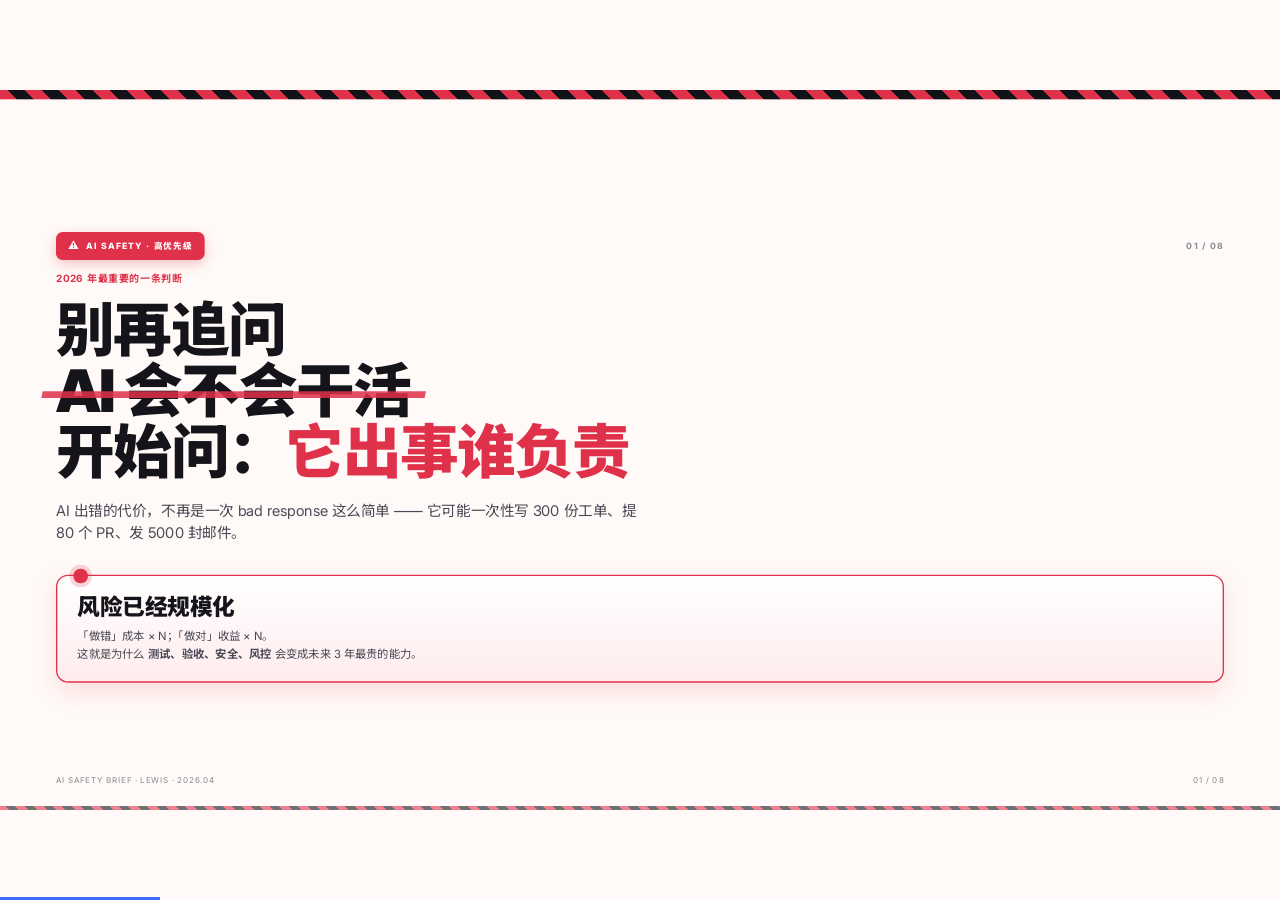
<file: .github/skills/html-ppt-skill/templates/full-decks/testing-safety-alert/index.html>
<!DOCTYPE html>
<html lang="zh-CN">
<head>
<meta charset="UTF-8">
<meta name="viewport" content="width=device-width, initial-scale=1">
<title>Testing Safety Alert</title>
<link rel="stylesheet" href="../../../assets/fonts.css">
<link rel="stylesheet" href="../../../assets/base.css">
<link rel="stylesheet" href="style.css">
</head>
<body class="tpl-testing-safety-alert">
<div class="deck">

  <!-- 1. COVER -->
  <section class="slide is-active">
    <div class="ts-stripe"></div>
    <div class="ts-chrome"><span class="ts-alert-tag">ai safety · 高优先级</span><span class="ts-page">01 / 08</span></div>
    <div class="ts-kicker">2026 年最重要的一条判断</div>
    <h1 class="ts-h1">别再追问<br><span class="strike">AI 会不会干活</span><br>开始问：<span class="red">它出事谁负责</span></h1>
    <p class="ts-sub">AI 出错的代价，不再是一次 bad response 这么简单 —— 它可能一次性写 300 份工单、提 80 个 PR、发 5000 封邮件。</p>
    <div class="ts-alert-box">
      <h3>风险已经规模化</h3>
      <p>「做错」成本 × N；「做对」收益 × N。<br>这就是为什么 <b>测试、验收、安全、风控</b> 会变成未来 3 年最贵的能力。</p>
    </div>
    <div class="ts-stripe-b"></div>
    <div class="ts-footer"><span>AI SAFETY BRIEF · LEWIS · 2026.04</span><span>01 / 08</span></div>
  </section>

  <!-- 2. SECTION -->
  <section class="slide">
    <div class="ts-stripe"></div>
    <div class="ts-chrome"><span class="ts-alert-tag amber">section · risk 分级</span><span class="ts-page">02 / 08</span></div>
    <div style="margin:auto 0">
      <div class="ts-kicker">Chapter One</div>
      <h1 class="ts-h1" style="font-size:130px">先分 <span class="red">等级</span></h1>
      <p class="ts-sub" style="font-size:28px">不是所有 AI 行为都同等危险。<br>先把「可撤销」和「不可撤销」分开，再谈流程。</p>
    </div>
    <div class="ts-stripe-b"></div>
    <div class="ts-footer"><span>section · level taxonomy</span><span>02 / 08</span></div>
  </section>

  <!-- 3. CONTENT risk levels -->
  <section class="slide">
    <div class="ts-stripe"></div>
    <div class="ts-chrome"><span class="ts-alert-tag">风险分级 · 3 levels</span><span class="ts-page">03 / 08</span></div>
    <h2 class="ts-h2">三档风险，三种处理</h2>
    <div class="ts-grid-3">
      <div class="ts-card" style="border-top:4px solid var(--ts-green)"><div class="lbl">L1 · 绿色</div><h4>可撤销</h4><p>写 draft、生成图片、起草文档。<br>错了 Ctrl+Z，零代价。<br><b style="color:var(--ts-green)">策略：放开跑</b></p></div>
      <div class="ts-card" style="border-top:4px solid var(--ts-amber)"><div class="lbl">L2 · 琥珀</div><h4>半可撤销</h4><p>发 draft 邮件、提 PR、改 staging 数据。<br>错了要道歉 / 回滚。<br><b style="color:var(--ts-amber)">策略：人工复核</b></p></div>
      <div class="ts-card" style="border-top:4px solid var(--ts-red)"><div class="lbl">L3 · 红色</div><h4>不可撤销</h4><p>发真实邮件、付款、删库、删 prod 数据。<br>错了就真错了。<br><b style="color:var(--ts-red)">策略：硬卡 + 双人审</b></p></div>
    </div>
    <div class="ts-alert-box amber">
      <h3>绝不要让 agent 自己升级</h3>
      <p>L1 的任务不能自己变成 L2。授权必须是显式的、可撤销的、带过期时间的。</p>
    </div>
    <div class="ts-stripe-b"></div>
    <div class="ts-footer"><span>risk · 3 levels</span><span>03 / 08</span></div>
  </section>

  <!-- 4. CODE -->
  <section class="slide">
    <div class="ts-stripe"></div>
    <div class="ts-chrome"><span class="ts-alert-tag">policy as code</span><span class="ts-page">04 / 08</span></div>
    <div class="ts-kicker">别用文档管规则 · 用代码管规则</div>
    <h2 class="ts-h2">三十行 YAML，<br><span class="ts-highlight-red">红线硬卡</span></h2>
    <pre class="ts-codebox"><span class="cm"># safety-policy.yaml · compiled → runtime guard</span>
<span class="kw">level_1_allow</span>:
  - tools: [<span class="st">write_draft</span>, <span class="st">generate_image</span>, <span class="st">read_docs</span>]

<span class="kw">level_2_require_review</span>:
  - tools: [<span class="st">send_email_draft</span>, <span class="st">open_pr</span>, <span class="st">write_staging_db</span>]
    reviewer: <span class="st">human</span>

<span class="kw">level_3_hard_block</span>:
  - tools: [<span class="st">send_real_email</span>, <span class="st">transfer_money</span>, <span class="st">delete_prod</span>]
    unless: <span class="st">two_human_sign_off AND within_24h</span>

<span class="bad">forbidden_always</span>:
  - <span class="bad">"r&#109; &#45;rf /"</span>
  - <span class="bad">"dr&#111;p table"</span>
  - <span class="bad">"force push &#111;rigin main"</span></pre>
    <div class="ts-stripe-b"></div>
    <div class="ts-footer"><span>policy · yaml-as-guard</span><span>04 / 08</span></div>
  </section>

  <!-- 5. CHART -->
  <section class="slide">
    <div class="ts-stripe"></div>
    <div class="ts-chrome"><span class="ts-alert-tag amber">incident report · q1</span><span class="ts-page">05 / 08</span></div>
    <h2 class="ts-h2">我们 Q1 的 <span class="red">12 起 AI 事故</span></h2>
    <p class="ts-sub">幸好全部捕获在 staging。但每一起都能上生产。</p>
    <svg viewBox="0 0 1040 360" style="width:100%;max-width:1040px;margin-top:18px" xmlns="http://www.w3.org/2000/svg">
      <g font-family="Inter,sans-serif" font-size="14" fill="#4a4955">
        <line x1="70" y1="320" x2="1000" y2="320" stroke="#eaecf3" stroke-width="2"/>
        <!-- month columns: Jan Feb Mar, L1/L2/L3 stacked -->
        <g transform="translate(120,0)">
          <rect x="0" y="220" width="60" height="100" fill="#067647"/>
          <rect x="0" y="160" width="60" height="60" fill="#d97706"/>
          <rect x="0" y="130" width="60" height="30" fill="#e0314a"/>
          <text x="30" y="345" text-anchor="middle" font-weight="700">Jan</text>
          <text x="30" y="120" text-anchor="middle" font-weight="800" fill="#14141a">5</text>
        </g>
        <g transform="translate(320,0)">
          <rect x="0" y="240" width="60" height="80" fill="#067647"/>
          <rect x="0" y="200" width="60" height="40" fill="#d97706"/>
          <rect x="0" y="180" width="60" height="20" fill="#e0314a"/>
          <text x="30" y="345" text-anchor="middle" font-weight="700">Feb</text>
          <text x="30" y="170" text-anchor="middle" font-weight="800" fill="#14141a">3</text>
        </g>
        <g transform="translate(520,0)">
          <rect x="0" y="250" width="60" height="70" fill="#067647"/>
          <rect x="0" y="220" width="60" height="30" fill="#d97706"/>
          <rect x="0" y="210" width="60" height="10" fill="#e0314a"/>
          <text x="30" y="345" text-anchor="middle" font-weight="700">Mar</text>
          <text x="30" y="200" text-anchor="middle" font-weight="800" fill="#14141a">4</text>
        </g>
        <!-- legend -->
        <g transform="translate(720,60)">
          <rect x="0" y="0" width="16" height="16" fill="#e0314a"/><text x="24" y="13" font-weight="700">L3 不可撤销 (3)</text>
          <rect x="0" y="26" width="16" height="16" fill="#d97706"/><text x="24" y="39" font-weight="700">L2 需复核 (4)</text>
          <rect x="0" y="52" width="16" height="16" fill="#067647"/><text x="24" y="65" font-weight="700">L1 可恢复 (5)</text>
          <text x="0" y="100" font-size="13" fill="#8a8892">全部被 safety-policy 在 runtime 拦下，</text>
          <text x="0" y="118" font-size="13" fill="#8a8892">未进 prod。但 3 起 L3 非常惊险。</text>
        </g>
      </g>
    </svg>
    <div class="ts-stripe-b"></div>
    <div class="ts-footer"><span>incident · q1 summary</span><span>05 / 08</span></div>
  </section>

  <!-- 6. CHECKLIST -->
  <section class="slide">
    <div class="ts-stripe"></div>
    <div class="ts-chrome"><span class="ts-alert-tag green">red-team checklist</span><span class="ts-page">06 / 08</span></div>
    <h2 class="ts-h2">上线前 <span class="red">必过 7 道题</span></h2>
    <div class="ts-checklist">
      <div class="ts-check ok"><div class="box">✓</div><div class="txt">它能删除东西吗？有人类 review 吗？能 60 秒内回滚吗？</div></div>
      <div class="ts-check ok"><div class="box">✓</div><div class="txt">它的 prompt 注入能让它越权吗？（跑过红队提示词）</div></div>
      <div class="ts-check"><div class="box">!</div><div class="txt">它处理 PII 吗？日志里是不是也有 PII？</div></div>
      <div class="ts-check ok"><div class="box">✓</div><div class="txt">上下游失败时，它会不会开始乱改其他资源？</div></div>
      <div class="ts-check"><div class="box">!</div><div class="txt">并发 100 个 agent 一起跑会不会死锁？</div></div>
      <div class="ts-check ok"><div class="box">✓</div><div class="txt">错了能不能 <b>立刻</b> 停？（kill switch 能 2 秒内生效吗）</div></div>
      <div class="ts-check"><div class="box">!</div><div class="txt">出事时有没有人值班？值班手册有没有 agent 专属章节？</div></div>
    </div>
    <div class="ts-stripe-b"></div>
    <div class="ts-footer"><span>checklist · pre-launch</span><span>06 / 08</span></div>
  </section>

  <!-- 7. CTA -->
  <section class="slide">
    <div class="ts-stripe"></div>
    <div class="ts-chrome"><span class="ts-alert-tag green">今晚就能动</span><span class="ts-page">07 / 08</span></div>
    <h2 class="ts-h2">今晚先做 <span class="ts-highlight-red">三件事</span></h2>
    <div class="ts-grid-3">
      <div class="ts-card"><div class="lbl">1 · 分级</div><h4>给你的 agent<br>写 L1/L2/L3</h4><p>把所有工具列出来，标上等级。不标的一律按 L3。</p></div>
      <div class="ts-card"><div class="lbl">2 · 写 policy</div><h4>policy.yaml<br>接 runtime</h4><p>不要信 prompt 里的 "be careful"，要信执行层的硬卡。</p></div>
      <div class="ts-card"><div class="lbl">3 · kill switch</div><h4>红按钮<br>能在 2 秒内停</h4><p>CTO / on-call 都得知道怎么按。演练一次。</p></div>
    </div>
    <div class="ts-alert-box green">
      <h3>真正的安全不是 prompt，是流程</h3>
      <p>prompt 会被注入，流程不会。—— 把保护放在不可被说服的一层。</p>
    </div>
    <div class="ts-stripe-b"></div>
    <div class="ts-footer"><span>cta · tonight</span><span>07 / 08</span></div>
  </section>

  <!-- 8. THANKS -->
  <section class="slide">
    <div class="ts-stripe"></div>
    <div class="ts-chrome"><span class="ts-alert-tag amber">please stay safe</span><span class="ts-page">08 / 08</span></div>
    <div style="margin:auto 0">
      <div class="ts-kicker">end of brief</div>
      <h1 class="ts-h1" style="font-size:140px">谢谢 <span class="red">·</span> thanks</h1>
      <p class="ts-sub" style="font-size:24px">policy.yaml 模板、红队 prompt 清单、事故复盘模板 —— 评论区扣「安全」。</p>
    </div>
    <div class="ts-stripe-b"></div>
    <div class="ts-footer"><span>end of brief</span><span>08 / 08</span></div>
  </section>

</div>
<script src="../../../assets/runtime.js"></script>
</body>
</html>
</file>
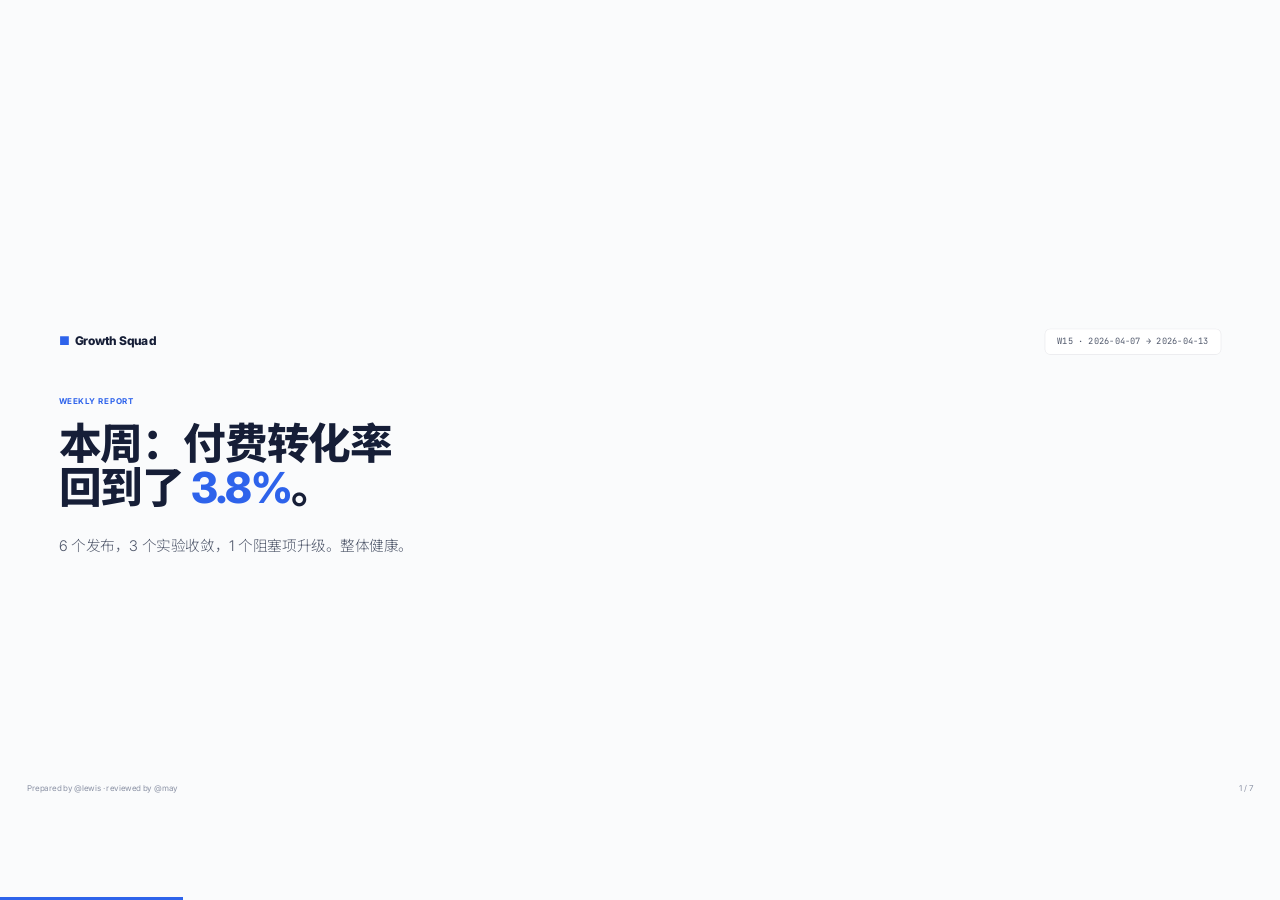
<file: .github/skills/html-ppt-skill/templates/full-decks/weekly-report/index.html>
<!DOCTYPE html>
<html lang="zh-CN">
<head>
<meta charset="utf-8"><meta name="viewport" content="width=device-width,initial-scale=1">
<title>Growth Squad · Weekly W15</title>
<link rel="stylesheet" href="../../../assets/fonts.css">
<link rel="stylesheet" href="../../../assets/base.css">
<link rel="stylesheet" href="../../../assets/animations/animations.css">
<link rel="stylesheet" href="style.css">
</head>
<body class="tpl-weekly-report">
<div class="deck">

  <!-- 1. Cover -->
  <section class="slide" data-title="Cover">
    <div class="cover-head">
      <div class="logo">Growth Squad</div>
      <div class="week-chip">W15 · 2026-04-07 → 2026-04-13</div>
    </div>
    <p class="kicker">WEEKLY REPORT</p>
    <h1 class="h1 mt-s">本周：付费转化率<br>回到了 <span style="color:var(--accent)">3.8%</span>。</h1>
    <p class="lede mt-m">6 个发布，3 个实验收敛，1 个阻塞项升级。整体健康。</p>
    <div class="deck-footer"><span>Prepared by @lewis · reviewed by @may</span><span class="slide-number" data-current="1" data-total="7"></span></div>
  </section>

  <!-- 2. KPI -->
  <section class="slide" data-title="KPIs">
    <p class="kicker">HIGHLIGHTS · KPIs</p>
    <h2 class="h2">本周核心指标</h2>
    <div class="grid g4 mt-l">
      <div class="kpi good"><div class="label">Paid conv.</div><div class="value">3.82%</div><div class="delta up">▲ +0.4 pts WoW</div></div>
      <div class="kpi good"><div class="label">MRR</div><div class="value">$148k</div><div class="delta up">▲ +6.1%</div></div>
      <div class="kpi"><div class="label">Signups</div><div class="value">12,430</div><div class="delta flat">— +0.3%</div></div>
      <div class="kpi bad"><div class="label">D7 retention</div><div class="value">41%</div><div class="delta down">▼ -1.8 pts</div></div>
      <div class="kpi good"><div class="label">NPS</div><div class="value">64</div><div class="delta up">▲ +3</div></div>
      <div class="kpi"><div class="label">Support tickets</div><div class="value">318</div><div class="delta flat">— -12</div></div>
      <div class="kpi warn"><div class="label">p95 latency</div><div class="value">412ms</div><div class="delta down">▼ +38ms</div></div>
      <div class="kpi good"><div class="label">Deploys</div><div class="value">37</div><div class="delta up">▲ +9</div></div>
    </div>
  </section>

  <!-- 3. Shipped -->
  <section class="slide" data-title="Shipped">
    <p class="kicker">SHIPPED THIS WEEK · 6 items</p>
    <h2 class="h2">Shipped</h2>
    <div class="mt-l" style="max-width:980px">
      <div class="ship-item"><span class="tag feat">FEAT</span><div><b>New onboarding checklist v3</b><p class="dim" style="font-size:13px;margin:2px 0 0">4-step checklist replaces the old 7-step modal. A/B won +18% activation.</p></div><span class="owner">@may</span></div>
      <div class="ship-item"><span class="tag feat">FEAT</span><div><b>Stripe Tax auto-filing</b><p class="dim" style="font-size:13px;margin:2px 0 0">Quarterly filings now handled for 12 US states via Stripe Tax API.</p></div><span class="owner">@raj</span></div>
      <div class="ship-item"><span class="tag exp">EXP</span><div><b>Pricing page hero test</b><p class="dim" style="font-size:13px;margin:2px 0 0">"From $29" vs "Free trial" headline. Free-trial wins +22% click-through.</p></div><span class="owner">@lewis</span></div>
      <div class="ship-item"><span class="tag fix">FIX</span><div><b>Edge case in SSO redirect</b><p class="dim" style="font-size:13px;margin:2px 0 0">Google Workspace users with custom domains now land on the correct workspace.</p></div><span class="owner">@eli</span></div>
      <div class="ship-item"><span class="tag infra">INFRA</span><div><b>Postgres 16 upgrade</b><p class="dim" style="font-size:13px;margin:2px 0 0">Zero-downtime migration. Query p50 down 14%, p95 down 9%.</p></div><span class="owner">@raj</span></div>
      <div class="ship-item"><span class="tag feat">FEAT</span><div><b>Referral rewards v1</b><p class="dim" style="font-size:13px;margin:2px 0 0">Both sides get 1 month free. Dashboard + email flow live behind flag.</p></div><span class="owner">@may</span></div>
    </div>
  </section>

  <!-- 4. Metrics chart -->
  <section class="slide" data-title="Metrics">
    <p class="kicker">METRIC DEEP-DIVE</p>
    <h2 class="h2">Paid conversion, last 8 weeks</h2>
    <div class="chart mt-l">
      <div class="row" style="justify-content:space-between"><h4>Paid conv. rate · weekly</h4><span class="pill" style="background:var(--surface-2);color:var(--text-2)">target: 4.0%</span></div>
      <div class="chart-bars">
        <div class="col"><div class="b" data-v="3.1%" style="height:58%"></div><div class="lbl">W08</div></div>
        <div class="col"><div class="b" data-v="3.3%" style="height:64%"></div><div class="lbl">W09</div></div>
        <div class="col"><div class="b" data-v="3.5%" style="height:72%"></div><div class="lbl">W10</div></div>
        <div class="col"><div class="b" data-v="3.6%" style="height:75%"></div><div class="lbl">W11</div></div>
        <div class="col"><div class="b" data-v="3.4%" style="height:68%"></div><div class="lbl">W12</div></div>
        <div class="col"><div class="b" data-v="3.0%" style="height:55%"></div><div class="lbl">W13</div></div>
        <div class="col"><div class="b" data-v="3.4%" style="height:68%"></div><div class="lbl">W14</div></div>
        <div class="col"><div class="b" data-v="3.8%" style="height:88%"></div><div class="lbl">W15</div></div>
      </div>
      <p class="dim mt-m" style="font-size:13px;margin-top:36px">Drop in W13 tracked to a broken Stripe webhook (fixed W14). Rebound in W15 is driven by the new onboarding checklist.</p>
    </div>
  </section>

  <!-- 5. Blockers -->
  <section class="slide" data-title="Blockers">
    <p class="kicker">BLOCKERS · 3 items</p>
    <h2 class="h2">Needs attention</h2>
    <div class="mt-l" style="max-width:900px">
      <div class="blocker">
        <h4>p95 latency regressed to 412ms (+38ms)</h4>
        <p>Traced to the new recommender service under load. Adding caching layer + connection pooling.</p>
        <div class="meta">owner: @raj · ETA: W16 Wed · severity: medium</div>
      </div>
      <div class="blocker">
        <h4>Apple Pay disabled in EU for 3 days</h4>
        <p>Stripe credential rotation wasn't synced to the EU account. Fixed, but cost ~$4.2k in lost checkouts.</p>
        <div class="meta">owner: @eli · severity: high · postmortem in progress</div>
      </div>
      <div class="blocker">
        <h4>D7 retention down 1.8 points</h4>
        <p>Cohort analysis shows it's isolated to the free-trial pricing test. Need to decide: kill test, or push through W16.</p>
        <div class="meta">owner: @lewis · needs decision from @may by Monday</div>
      </div>
    </div>
  </section>

  <!-- 6. Next week -->
  <section class="slide" data-title="Next Week">
    <p class="kicker">NEXT WEEK · W16 plan</p>
    <h2 class="h2">下周重点</h2>
    <div class="mt-l" style="max-width:960px">
      <div class="next-row"><div class="owner">@raj</div><div class="task"><b>Ship recommender cache layer</b><span>blocker · must land Wed</span></div></div>
      <div class="next-row"><div class="owner">@may</div><div class="task"><b>Referral rewards · flag rollout to 100%</b><span>milestone · targets +3% WoW signups</span></div></div>
      <div class="next-row"><div class="owner">@lewis</div><div class="task"><b>Pricing test: decision doc + readout</b><span>deadline Mon noon</span></div></div>
      <div class="next-row"><div class="owner">@eli</div><div class="task"><b>Apple Pay postmortem + runbook update</b><span>include in W16 eng review</span></div></div>
      <div class="next-row"><div class="owner">squad</div><div class="task"><b>Q2 OKR planning offsite</b><span>Thu 2–5pm · async pre-reads Wed</span></div></div>
    </div>
  </section>

  <!-- 7. Thanks -->
  <section class="slide center tc" data-title="Thanks">
    <div>
      <p class="kicker">FIN · week 15</p>
      <h1 class="h1" style="font-size:100px">Thanks, team 🫶</h1>
      <p class="lede" style="margin:16px auto">Solid week. Rebound earned, not luck.</p>
      <div class="row mt-l" style="justify-content:center;gap:16px">
        <span class="week-chip">Next report: Mon W16</span>
        <span class="week-chip">questions → #growth-squad</span>
      </div>
    </div>
  </section>

</div>
<script src="../../../assets/runtime.js"></script>
</body></html>
</file>
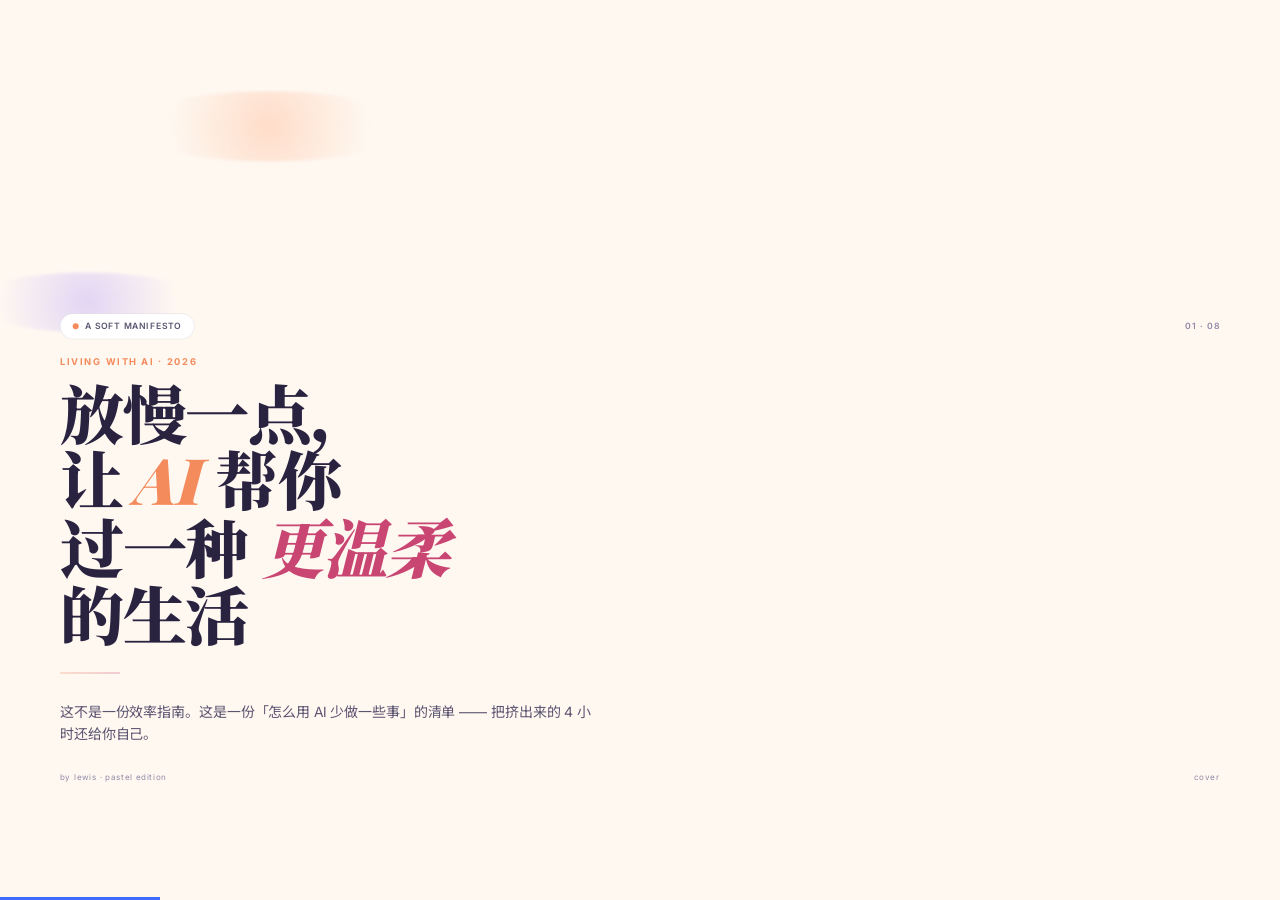
<file: .github/skills/html-ppt-skill/templates/full-decks/xhs-pastel-card/index.html>
<!DOCTYPE html>
<html lang="zh-CN">
<head>
<meta charset="UTF-8">
<meta name="viewport" content="width=device-width, initial-scale=1">
<title>XHS Pastel Card</title>
<link rel="stylesheet" href="../../../assets/fonts.css">
<link rel="stylesheet" href="../../../assets/base.css">
<link rel="stylesheet" href="style.css">
</head>
<body class="tpl-xhs-pastel-card">
<div class="deck">

  <!-- 1. COVER -->
  <section class="slide is-active">
    <div class="xp-blob b1"></div>
    <div class="xp-blob b2"></div>
    <div class="xp-blob b3"></div>
    <div class="xp-topbar"><div class="xp-chip">A soft manifesto</div><div class="xp-page">01 · 08</div></div>
    <div class="xp-kicker">Living With AI · 2026</div>
    <h1 class="xp-h1">放慢一点，<br>让 <em>AI</em> 帮你<br>过一种 <span class="rose">更温柔</span><br>的生活</h1>
    <div class="xp-divider"></div>
    <p class="xp-sub">这不是一份效率指南。这是一份「怎么用 AI 少做一些事」的清单 —— 把挤出来的 4 小时还给你自己。</p>
    <div class="xp-footer"><span>by lewis · pastel edition</span><span>cover</span></div>
  </section>

  <!-- 2. SECTION -->
  <section class="slide">
    <div class="xp-blob b2"></div>
    <div class="xp-blob b3"></div>
    <div class="xp-topbar"><div class="xp-chip mint">Chapter one</div><div class="xp-page">02 · 08</div></div>
    <div style="margin:auto 0">
      <div class="xp-kicker">先问自己</div>
      <h1 class="xp-h1" style="font-size:120px">什么事<br>是你 <span class="mint">其实不想做</span> 的？</h1>
      <p class="xp-sub">不是「不得不做」，是「做的时候灵魂在叹气」。</p>
    </div>
    <div class="xp-footer"><span>section · chapter 1</span><span>02 · 08</span></div>
  </section>

  <!-- 3. CONTENT 2x2 pastel cards -->
  <section class="slide">
    <div class="xp-blob b1"></div>
    <div class="xp-topbar"><div class="xp-chip rose">Four little escapes</div><div class="xp-page">03 · 08</div></div>
    <h2 class="xp-h2">四件可以<br>完全交给 <em>AI</em> 的小事</h2>
    <div class="xp-grid-2">
      <div class="xp-card peach"><div class="xp-num">01</div><h4>回复那种「收到」邮件</h4><p>它们不需要你思考。让 AI 按你的语气自动处理，一周省 40 分钟。</p></div>
      <div class="xp-card mint"><div class="xp-num">02</div><h4>订餐厅、改签、查路线</h4><p>一句话外包出去。你只负责选最后选项，不负责翻十个 app。</p></div>
      <div class="xp-card sky"><div class="xp-num">03</div><h4>把会议录音变成行动项</h4><p>录音 → 摘要 → todo 一键完成。你只需要确认和签字。</p></div>
      <div class="xp-card lilac"><div class="xp-num">04</div><h4>整理上周拍的 300 张照片</h4><p>按事件分类、挑 10 张精选、写图说。整理档案这件事终于被自动化了。</p></div>
    </div>
    <div class="xp-footer"><span>content · 2x2</span><span>03 · 08</span></div>
  </section>

  <!-- 4. QUOTE -->
  <section class="slide">
    <div class="xp-blob b3"></div>
    <div class="xp-blob b2"></div>
    <div class="xp-topbar"><div class="xp-chip lilac">A small pause</div><div class="xp-page">04 · 08</div></div>
    <div class="xp-hero-card">
      <p class="xp-quote">效率工具的终点，不是<em> 做更多</em>，<br>而是 <em>有资格做更少</em>。</p>
      <div class="xp-divider"></div>
      <p class="xp-sub">当你把「收到」邮件、订餐、行程、照片整理都交出去，你才会惊讶地发现 —— 原来一周有 4 个小时是空的。</p>
    </div>
    <div class="xp-footer"><span>quote</span><span>04 · 08</span></div>
  </section>

  <!-- 5. CODE / PROMPT -->
  <section class="slide">
    <div class="xp-blob b1"></div>
    <div class="xp-topbar"><div class="xp-chip">My auto-reply prompt</div><div class="xp-page">05 · 08</div></div>
    <h2 class="xp-h2">把「<em>收到邮件</em>」<br>自动化的 <span class="rose">一段 prompt</span></h2>
    <pre class="xp-codebox"><span class="cm"># auto-reply skill</span>
<span class="kw">when</span> email matches <span class="st">"收到 / 好的 / 确认 / 收到谢谢"</span>:
  reply:
    tone: <span class="st">"温柔，简短，不要太商业"</span>
    max_lines: <span class="hl">2</span>
    sign_with: <span class="st">"— Lewis"</span>

<span class="kw">always_skip</span>:
  - from: [<span class="st">"家人"</span>, <span class="st">"伴侣"</span>, <span class="st">"亲密朋友"</span>]
  - contains: [<span class="st">"紧急"</span>, <span class="st">"合同"</span>, <span class="st">"付款"</span>]

<span class="cm"># 一周省 38 分钟，测过</span></pre>
    <div class="xp-footer"><span>content · prompt</span><span>05 · 08</span></div>
  </section>

  <!-- 6. CHART — time donut -->
  <section class="slide">
    <div class="xp-blob b2"></div>
    <div class="xp-topbar"><div class="xp-chip mint">Your week, rebuilt</div><div class="xp-page">06 · 08</div></div>
    <h2 class="xp-h2">一周 4 小时 <span class="mint">还给自己</span></h2>
    <div style="display:flex;align-items:center;gap:60px;margin-top:30px">
      <svg viewBox="0 0 260 260" style="width:300px;flex-shrink:0">
        <circle cx="130" cy="130" r="100" fill="none" stroke="#fef0e4" stroke-width="40"/>
        <!-- email 12% -->
        <circle cx="130" cy="130" r="100" fill="none" stroke="#f48b5c" stroke-width="40" stroke-dasharray="75 628" stroke-dashoffset="0" transform="rotate(-90 130 130)"/>
        <!-- logistics 18% -->
        <circle cx="130" cy="130" r="100" fill="none" stroke="#2e9d70" stroke-width="40" stroke-dasharray="113 628" stroke-dashoffset="-75" transform="rotate(-90 130 130)"/>
        <!-- meetings 14% -->
        <circle cx="130" cy="130" r="100" fill="none" stroke="#4e7ed6" stroke-width="40" stroke-dasharray="88 628" stroke-dashoffset="-188" transform="rotate(-90 130 130)"/>
        <!-- photos 6% -->
        <circle cx="130" cy="130" r="100" fill="none" stroke="#7b5dc4" stroke-width="40" stroke-dasharray="38 628" stroke-dashoffset="-276" transform="rotate(-90 130 130)"/>
        <text x="130" y="130" text-anchor="middle" font-family="Playfair Display" font-size="44" font-weight="900" fill="#2a2340">4h</text>
        <text x="130" y="156" text-anchor="middle" font-family="Inter" font-size="12" fill="#9089a8">per week saved</text>
      </svg>
      <div style="flex:1">
        <div class="xp-grid-2" style="grid-template-columns:1fr;gap:12px;margin-top:0">
          <div class="xp-card peach" style="padding:14px 20px;display:flex;align-items:center;gap:14px"><div style="width:14px;height:14px;border-radius:50%;background:var(--xp-peach-d)"></div><div><h4 style="margin:0;font-size:17px">48 min · 邮件</h4></div></div>
          <div class="xp-card mint" style="padding:14px 20px;display:flex;align-items:center;gap:14px"><div style="width:14px;height:14px;border-radius:50%;background:var(--xp-mint-d)"></div><div><h4 style="margin:0;font-size:17px">72 min · 订/改/查</h4></div></div>
          <div class="xp-card sky" style="padding:14px 20px;display:flex;align-items:center;gap:14px"><div style="width:14px;height:14px;border-radius:50%;background:var(--xp-sky-d)"></div><div><h4 style="margin:0;font-size:17px">56 min · 会议摘要</h4></div></div>
          <div class="xp-card lilac" style="padding:14px 20px;display:flex;align-items:center;gap:14px"><div style="width:14px;height:14px;border-radius:50%;background:var(--xp-lilac-d)"></div><div><h4 style="margin:0;font-size:17px">24 min · 照片整理</h4></div></div>
        </div>
      </div>
    </div>
    <div class="xp-footer"><span>chart · donut</span><span>06 · 08</span></div>
  </section>

  <!-- 7. CTA -->
  <section class="slide">
    <div class="xp-blob b1"></div>
    <div class="xp-blob b3"></div>
    <div class="xp-topbar"><div class="xp-chip rose">This weekend</div><div class="xp-page">07 · 08</div></div>
    <h2 class="xp-h2">这周末，<br>先给自己 <em>放一个小假</em></h2>
    <div class="xp-grid-3">
      <div class="xp-card lemon"><div class="xp-num">☕</div><h4>Saturday morning</h4><p>挑一个你最烦的小事，写 prompt，让它从此不再烦你。</p></div>
      <div class="xp-card peach"><div class="xp-num">🌸</div><h4>Saturday afternoon</h4><p>去散步。什么都不带。AI 在家帮你看着消息。</p></div>
      <div class="xp-card sky"><div class="xp-num">🌙</div><h4>Sunday night</h4><p>复盘：哪 4 小时是真的空的？下周继续。</p></div>
    </div>
    <div class="xp-footer"><span>cta</span><span>07 · 08</span></div>
  </section>

  <!-- 8. THANKS -->
  <section class="slide">
    <div class="xp-blob b2"></div>
    <div style="margin:auto 0;text-align:center">
      <div class="xp-kicker" style="text-align:center">thanks for reading</div>
      <h1 class="xp-h1" style="font-size:160px;text-align:center">谢谢 <em>·</em> thanks</h1>
      <div class="xp-divider" style="margin:24px auto"></div>
      <p class="xp-sub" style="margin:0 auto">如果你也想过更温柔的一周，评论区跟我说说你打算把哪一件事先交出去 ♡</p>
    </div>
    <div class="xp-footer"><span>end</span><span>08 · 08</span></div>
  </section>

</div>
<script src="../../../assets/runtime.js"></script>
</body>
</html>
</file>
<file: slides/assets/fonts.css>
/* html-ppt :: shared webfonts */
@import url('https://fonts.googleapis.com/css2?family=Inter:wght@200;300;400;500;600;700;800;900&display=swap');
@import url('https://fonts.googleapis.com/css2?family=Noto+Sans+SC:wght@200;300;400;500;600;700;900&display=swap');
@import url('https://fonts.googleapis.com/css2?family=Noto+Serif+SC:wght@300;400;600;700&display=swap');
@import url('https://fonts.googleapis.com/css2?family=JetBrains+Mono:wght@400;500;700&display=swap');
@import url('https://fonts.googleapis.com/css2?family=Playfair+Display:ital,wght@0,400;0,600;0,800;1,400&display=swap');
@import url('https://fonts.googleapis.com/css2?family=Space+Grotesk:wght@300;400;500;600;700&display=swap');
@import url('https://fonts.googleapis.com/css2?family=IBM+Plex+Mono:wght@300;400;500;700&display=swap');
@import url('https://fonts.googleapis.com/css2?family=Archivo+Black&display=swap');
</file>
<file: slides/assets/base.css>
/* html-ppt :: base.css — reset + shared tokens + layout primitives */
/* Default tokens. Themes in assets/themes/*.css override the :root block. */
:root {
  --bg: #ffffff;
  --bg-soft: #f7f7f8;
  --surface: #ffffff;
  --surface-2: #f2f2f4;
  --border: rgba(0,0,0,.08);
  --border-strong: rgba(0,0,0,.16);
  --text-1: #111216;
  --text-2: #55596a;
  --text-3: #8a8f9e;
  --accent: #3b6cff;
  /* Text drawn on top of an --accent fill. Every theme in assets/themes/
   * and every full-deck style.css overrides this with whichever of white /
   * near-black clears WCAG AA against its own accent — a hardcoded ink
   * cannot, because accents here range from #ffffff to #000000.
   * This default is black rather than white on purpose: against the default
   * --accent #3b6cff, white measures 4.40:1 and black 4.77:1, so only black
   * clears AA for normal text. Reached by any deck that links no theme. */
  --accent-ink: #000000;
  --accent-2: #7a5cff;
  --accent-3: #ff5c8a;
  --good: #1aaf6c;
  --warn: #f5a524;
  --bad:  #e0445a;
  --grad: linear-gradient(135deg,#3b6cff,#7a5cff 55%,#ff5c8a);
  --grad-soft: linear-gradient(135deg,#eef2ff,#f5ecff 55%,#ffeef5);
  --radius: 18px;
  --radius-sm: 12px;
  --radius-lg: 26px;
  --shadow: 0 10px 30px rgba(18,24,40,.08), 0 2px 6px rgba(18,24,40,.04);
  --shadow-lg: 0 24px 60px rgba(18,24,40,.14), 0 6px 16px rgba(18,24,40,.06);
  --font-sans: 'Inter','Noto Sans SC',-apple-system,BlinkMacSystemFont,Helvetica,Arial,sans-serif;
  --font-serif: 'Playfair Display','Noto Serif SC',Georgia,serif;
  --font-mono: 'JetBrains Mono','IBM Plex Mono',SFMono-Regular,Menlo,monospace;
  --font-display: var(--font-sans);
  --letter-tight: -.03em;
  --letter-normal: -.01em;
  --ease: cubic-bezier(.4,0,.2,1);
}

*,*::before,*::after{box-sizing:border-box}
html,body{margin:0;padding:0;background:var(--bg);color:var(--text-1);
  font-family:var(--font-sans);font-weight:400;line-height:1.6;
  -webkit-font-smoothing:antialiased;-moz-osx-font-smoothing:grayscale;
  letter-spacing:var(--letter-normal)}

/* Viewport host: centres the fixed-size design canvas and letterboxes the rest.
   Every px in a slide therefore means the same thing in the browser, in the
   presenter preview, in the overview thumbnail and in a headless render. */
body{width:100vw;height:100vh;overflow:hidden;
  display:flex;align-items:center;justify-content:center}
img,svg,video{max-width:100%;display:block}
a{color:var(--accent);text-decoration:none}
a:hover{text-decoration:underline}
code,kbd,pre,samp{font-family:var(--font-mono)}

/* ================= SLIDE SYSTEM ================= */
/* ================= DESIGN CANVAS =================
   Slides are authored against a FIXED 1920x1080 canvas and scaled to fit the
   viewport by runtime.js (--deck-scale). Before this, .deck was 100vw/100vh
   while type and spacing stayed in absolute px, so a 1512x850 laptop window
   and a 1920x1080 render produced visibly different pages (issue #20).

   Escape hatches:
     <body data-fit="fluid">      -> old behaviour, canvas follows the viewport
     <div class="deck" data-w=".." data-h="..">  -> custom canvas (e.g. 1080x1440 for 3:4)
*/
.deck{position:relative;flex:none;
  width:var(--deck-w,1920px);height:var(--deck-h,1080px);
  overflow:hidden;background:var(--bg);
  transform:scale(var(--deck-scale,1));transform-origin:center center}

/* Opt out: fluid canvas, exactly what the deck did before. */
body[data-fit="fluid"]{display:block}
body[data-fit="fluid"] .deck{width:100vw;height:100vh;transform:none}
.slide{
  position:absolute;inset:0;
  display:flex;flex-direction:column;justify-content:center;
  padding:72px 96px;
  box-sizing:border-box;
  opacity:0;pointer-events:none;
  transition:opacity .5s var(--ease), transform .5s var(--ease);
  transform:translateX(30px);
  overflow:hidden;
}
.slide.is-active{opacity:1;pointer-events:auto;transform:translateX(0);z-index:2}
.slide.is-prev{transform:translateX(-30px)}

/* single-page standalone (used when a layout file is opened directly) */
body.single .slide{position:relative;width:100%;height:100%;opacity:1;transform:none;pointer-events:auto}
body[data-fit="fluid"].single .slide{width:100vw;height:100vh}

/* ================= TYPOGRAPHY ================= */
.eyebrow{font-size:13px;font-weight:500;letter-spacing:.16em;text-transform:uppercase;color:var(--text-3)}
.kicker{font-size:14px;font-weight:600;color:var(--accent);letter-spacing:.08em;text-transform:uppercase}
h1.title,.h1{font-family:var(--font-display);font-size:72px;line-height:1.05;font-weight:800;letter-spacing:var(--letter-tight);margin:0 0 18px;color:var(--text-1)}
h2.title,.h2{font-family:var(--font-display);font-size:54px;line-height:1.1;font-weight:700;letter-spacing:var(--letter-tight);margin:0 0 14px}
h3,.h3{font-size:32px;line-height:1.2;font-weight:600;letter-spacing:var(--letter-normal);margin:0 0 10px}
h4,.h4{font-size:22px;line-height:1.3;font-weight:600;margin:0 0 8px}
.lede{font-size:22px;line-height:1.55;color:var(--text-2);font-weight:300;max-width:62ch}
.dim{color:var(--text-2)}
.dim2{color:var(--text-3)}
.mono{font-family:var(--font-mono)}
.serif{font-family:var(--font-serif)}
.gradient-text{background:var(--grad);-webkit-background-clip:text;background-clip:text;-webkit-text-fill-color:transparent;color:transparent}

/* ================= LAYOUT PRIMITIVES ================= */
.stack>*+*{margin-top:14px}
.row{display:flex;gap:24px;align-items:center}
.row.wrap{flex-wrap:wrap}
.grid{display:grid;gap:24px}
.g2{grid-template-columns:repeat(2,1fr)}
.g3{grid-template-columns:repeat(3,1fr)}
.g4{grid-template-columns:repeat(4,1fr)}
.center{display:flex;align-items:center;justify-content:center;text-align:center}
.fill{flex:1}
.sp-t{padding-top:24px}.sp-b{padding-bottom:24px}
.mt-s{margin-top:8px}.mt-m{margin-top:18px}.mt-l{margin-top:32px}
.mb-s{margin-bottom:8px}.mb-m{margin-bottom:18px}.mb-l{margin-bottom:32px}

/* ================= CARDS ================= */
.card{background:var(--surface);border:1px solid var(--border);border-radius:var(--radius);
  padding:26px 28px;box-shadow:var(--shadow);position:relative;overflow:hidden}
.card-soft{background:var(--surface-2);border:1px solid var(--border)}
.card-outline{background:transparent;border:1.5px solid var(--border-strong);box-shadow:none}
.card-accent{background:var(--surface);border-top:3px solid var(--accent)}
.card-hover{transition:transform .3s var(--ease),box-shadow .3s var(--ease)}
.card-hover:hover{transform:translateY(-4px);box-shadow:var(--shadow-lg)}

.pill{display:inline-block;padding:4px 12px;border-radius:999px;font-size:12px;font-weight:500;
  background:var(--surface-2);color:var(--text-2);border:1px solid var(--border)}
.pill-accent{background:color-mix(in srgb,var(--accent) 12%,transparent);color:var(--accent);border-color:color-mix(in srgb,var(--accent) 28%,transparent)}

/* ================= BARS / DIVIDERS ================= */
.divider{height:1px;background:var(--border);width:100%}
.divider-accent{height:3px;width:72px;background:var(--accent);border-radius:2px}

/* ================= IMAGES (issue #17) =================
 * Framing primitives shared by every image-* layout. The frame owns the
 * aspect ratio and the crop; the <img> just fills it. That's what lets you
 * swap in a photo of any shape without touching the layout.
 *   <figure class="img-frame"><img src="…" alt=""></figure>
 *   .img-frame.contain  -> letterbox instead of crop (screenshots, diagrams,
 *                          logos — anything where cropping loses information)
 *   --img-ratio         -> aspect ratio of the frame (default 16/10)
 *   --img-pos           -> object-position, e.g. "top" to protect a headline
 */
.img-frame{position:relative;margin:0;overflow:hidden;
  border-radius:var(--radius);box-shadow:var(--shadow);background:var(--surface-2);
  aspect-ratio:var(--img-ratio,16/10)}
.img-frame > img{width:100%;height:100%;object-fit:cover;object-position:var(--img-pos,center)}
.img-frame.contain{background:var(--bg-soft);box-shadow:none;border:1px solid var(--border)}
.img-frame.contain > img{object-fit:contain}
.img-frame.fill{height:100%;aspect-ratio:auto}
.img-scrim{position:absolute;inset:0;
  background:linear-gradient(180deg,transparent 42%,rgba(8,10,20,.72))}
.img-cap{margin:10px 2px 0;font-size:14px;line-height:1.5;color:var(--text-3)}
.img-tag{position:absolute;top:14px;left:14px;padding:5px 12px;border-radius:999px;
  background:rgba(10,12,20,.55);color:#fff;font-size:12px;letter-spacing:.06em;
  text-transform:uppercase;backdrop-filter:blur(6px)}

/* ================= CHROME (header/footer/progress) ================= */
.deck-header{position:absolute;top:24px;left:40px;right:40px;display:flex;align-items:center;justify-content:space-between;
  font-size:12px;color:var(--text-3);letter-spacing:.12em;text-transform:uppercase;z-index:10;pointer-events:none}
.deck-footer{position:absolute;bottom:24px;left:40px;right:40px;display:flex;align-items:center;justify-content:space-between;
  font-size:12px;color:var(--text-3);z-index:10;pointer-events:none}
.slide-number::before{content:attr(data-current)}
.slide-number::after{content:" / " attr(data-total)}
.progress-bar{position:fixed;left:0;right:0;bottom:0;height:3px;background:transparent;z-index:20}
.progress-bar > span{display:block;height:100%;width:0;background:var(--accent);transition:width .3s var(--ease)}

/* ---- custom logo (issue #11) ----
 * One logo per deck, drawn over the slide area. Two ways in, same CSS:
 *   1. hand-author it  -> <img class="deck-logo" data-pos="bottom-right" src="…">
 *   2. declare it once -> <body data-logo="…" data-logo-position="bottom-right">
 * (1) needs no JS at all; (2) is created by runtime.js. It lives inside .deck
 * so it scales with the deck. On an exported PDF it is painted per page by the
 * @media print block below, not by this element — see the note there. */
.deck-logo{position:absolute;z-index:11;pointer-events:none;
  height:var(--logo-size,44px);width:auto;max-width:30%;object-fit:contain;
  opacity:var(--logo-opacity,.9)}
.deck-logo[data-pos="top-left"]     {top:var(--logo-inset-y,28px);left:var(--logo-inset-x,40px)}
.deck-logo[data-pos="top-right"]    {top:var(--logo-inset-y,28px);right:var(--logo-inset-x,40px)}
.deck-logo[data-pos="bottom-left"]  {bottom:var(--logo-inset-y,28px);left:var(--logo-inset-x,40px)}
.deck-logo[data-pos="bottom-right"] {bottom:var(--logo-inset-y,28px);right:var(--logo-inset-x,40px)}
.deck-logo:not([data-pos])          {top:28px;right:40px}

/* ================= PRESENTER / OVERVIEW ================= */
/* Keep this list in sync with NOTE_SEL in assets/runtime.js — the runtime
 * reads speaker notes from all of these, so all of them must be hidden
 * from the audience. */
.notes,.speaker-notes{display:none!important}
.notes-overlay{position:fixed;inset:auto 0 0 0;max-height:42vh;background:rgba(20,22,30,.95);color:#e8ebf4;
  padding:20px 32px;font-size:16px;line-height:1.6;border-top:1px solid rgba(255,255,255,.1);transform:translateY(100%);
  transition:transform .3s var(--ease);z-index:40;overflow:auto;font-family:var(--font-sans)}
.notes-overlay.open{transform:translateY(0)}
.overview{position:fixed;inset:0;background:rgba(10,12,18,.92);backdrop-filter:blur(12px);z-index:50;
  display:none;padding:40px;overflow:auto}
.overview.open{display:grid;grid-template-columns:repeat(4,1fr);gap:20px;align-content:start}
.overview .thumb{background:var(--surface);border:1px solid var(--border);border-radius:12px;
  aspect-ratio:16/9;overflow:hidden;cursor:pointer;position:relative;color:var(--text-1);padding:16px;
  font-size:11px;transition:transform .2s var(--ease)}
.overview .thumb:hover{transform:scale(1.04)}
.overview .thumb .n{position:absolute;top:8px;left:10px;font-weight:700;font-size:14px;color:var(--text-3)}
.overview .thumb .t{position:absolute;bottom:10px;left:14px;right:14px;font-weight:600;color:var(--text-1)}

/* ================= PRESENTER VIEW ================= */
/* Presenter view opens in a separate popup window (S key).
 * All presenter styles are self-contained in the popup HTML generated by runtime.js.
 * The audience window (this file) is NOT affected — it stays as normal deck view.
 * Only the .notes class below is needed to hide speaker notes from audience. */

/* ================= UTILITY ================= */
.hidden{display:none!important}
.nowrap{white-space:nowrap}
.tr{text-align:right}.tc{text-align:center}.tl{text-align:left}
.uppercase{text-transform:uppercase;letter-spacing:.12em}

/* ================= PRINT ================= */
@media print{
  /* Every declaration here is !important on purpose. A template stylesheet
   * scopes its rules as `.tpl-name .slide`, which is specificity (0,2,0) and
   * beats a bare `.slide` at (0,1,0) — so without !important a template
   * silently keeps its screen layout in print. That is how dir-key-nav-minimal
   * (position:absolute) printed 8 slides onto 1 page and xhs-post printed 9
   * onto 2: only the opacity/transform declarations on this rule carried
   * !important, and the ones that decide pagination did not. */
  body{display:block!important;width:auto!important;height:auto!important;overflow:visible!important}
  .deck{transform:none!important;width:100%!important;height:auto!important;
        min-height:0!important;display:block!important}
  .slide{position:relative!important;inset:auto!important;
         opacity:1!important;transform:none!important;
         page-break-after:always;break-after:page;
         width:100%!important;height:100vh!important;max-height:100vh!important}
  .slide:last-child{page-break-after:auto;break-after:auto}
  .deck-header,.deck-footer,.progress-bar,.notes-overlay,.overview{display:none!important}

  /* Logo in print. The .deck-logo element is position:absolute inside .deck,
   * and print collapses .deck to height:auto with every slide stacked — so the
   * element can only anchor ONCE against the whole document and lands on a
   * single page (or none). Hide it and paint the logo per slide instead: in
   * print one .slide is exactly one page. runtime.js mirrors the image URL and
   * placement onto .deck (--logo-print / data-logo-print), so this only kicks
   * in when the runtime is present; a JS-less deck keeps the element. */
  .deck[data-logo-print] > .deck-logo{display:none!important}
  .deck[data-logo-print] .slide:not([data-no-logo])::after{
    content:"";position:absolute;z-index:11;pointer-events:none;
    width:30%;height:var(--logo-size,44px);
    background-image:var(--logo-print);background-repeat:no-repeat;
    background-size:contain;opacity:var(--logo-opacity,.9)}
  .deck[data-logo-print="top-left"]     .slide:not([data-no-logo])::after{top:var(--logo-inset-y,28px);left:var(--logo-inset-x,40px);background-position:left top}
  .deck[data-logo-print="top-right"]    .slide:not([data-no-logo])::after{top:var(--logo-inset-y,28px);right:var(--logo-inset-x,40px);background-position:right top}
  .deck[data-logo-print="bottom-left"]  .slide:not([data-no-logo])::after{bottom:var(--logo-inset-y,28px);left:var(--logo-inset-x,40px);background-position:left bottom}
  .deck[data-logo-print="bottom-right"] .slide:not([data-no-logo])::after{bottom:var(--logo-inset-y,28px);right:var(--logo-inset-x,40px);background-position:right bottom}
}
</file>
<file: slides/command-pattern-llm-tools/style.css>
/* obsidian-claude-gradient — 紫色暗底 + GitHub-ish 渐变卡（deck 本地副本） */
.tpl-obsidian-claude-gradient{
  --oc-bg:#0d1117;
  --oc-surface:#161b22;
  --oc-surface2:#21262d;
  --oc-border:#30363d;
  --oc-accent:#7c3aed;
  --oc-accent2:#a855f7;
  --oc-accent3:#c084fc;
  --oc-green:#3fb950;
  --oc-blue:#58a6ff;
  --oc-orange:#f97316;
  --oc-yellow:#fbbf24;
  --oc-red:#f87171;
  --oc-text:#e6edf3;
  --oc-dim:#8b949e;
  --oc-dimmer:#484f58;
  background:var(--oc-bg);
  color:var(--oc-text);
  font-family:'Inter','Noto Sans SC','PingFang SC',-apple-system,sans-serif;
}
.tpl-obsidian-claude-gradient .slide{background:var(--oc-bg);color:var(--oc-text);padding:64px 88px;display:flex;flex-direction:column;justify-content:center;align-items:center;text-align:center;overflow:hidden}
.tpl-obsidian-claude-gradient .oc-cbg{position:absolute;inset:0;pointer-events:none;background:radial-gradient(ellipse at 28% 38%,rgba(124,58,237,.25) 0%,transparent 60%),radial-gradient(ellipse at 72% 62%,rgba(88,166,255,.18) 0%,transparent 60%)}
.tpl-obsidian-claude-gradient .oc-cgrid{position:absolute;inset:0;pointer-events:none;background-image:linear-gradient(rgba(48,54,61,.4) 1px,transparent 1px),linear-gradient(90deg,rgba(48,54,61,.4) 1px,transparent 1px);background-size:60px 60px;mask-image:radial-gradient(ellipse at center,black 35%,transparent 80%)}
.tpl-obsidian-claude-gradient .slide > *{position:relative;z-index:2}
.tpl-obsidian-claude-gradient .oc-snum{position:absolute;top:24px;right:36px;color:var(--oc-dimmer);font-size:13px;letter-spacing:.1em;z-index:3}
.tpl-obsidian-claude-gradient .oc-tag{display:inline-flex;align-items:center;gap:6px;font-size:13px;font-weight:700;letter-spacing:.10em;text-transform:uppercase;color:var(--oc-accent3);background:rgba(124,58,237,.14);border:1px solid rgba(168,85,247,.3);padding:5px 16px;border-radius:999px;margin-bottom:22px}
.tpl-obsidian-claude-gradient .oc-h1{font-size:72px;font-weight:800;line-height:1.08;letter-spacing:-.02em;margin:0 0 10px;color:var(--oc-text)}
.tpl-obsidian-claude-gradient .oc-h2{font-size:44px;font-weight:700;line-height:1.18;letter-spacing:-.015em;margin:0 0 14px}
.tpl-obsidian-claude-gradient .oc-sub{font-size:21px;color:var(--oc-dim);line-height:1.65;max-width:720px;margin-top:14px}
.tpl-obsidian-claude-gradient .oc-g{background:linear-gradient(135deg,#a855f7 0%,#60a5fa 55%,#34d399 100%);-webkit-background-clip:text;background-clip:text;-webkit-text-fill-color:transparent}
.tpl-obsidian-claude-gradient .oc-card{background:var(--oc-surface);border:1px solid var(--oc-border);border-radius:14px;padding:22px 26px;text-align:left;position:relative;overflow:hidden}
.tpl-obsidian-claude-gradient .oc-card::before{content:'';position:absolute;top:0;left:0;right:0;height:1px;background:linear-gradient(90deg,transparent,rgba(168,85,247,.4),transparent)}
.tpl-obsidian-claude-gradient .oc-grid-2{display:grid;grid-template-columns:1fr 1fr;gap:18px;width:100%;max-width:1000px;margin-top:24px}
.tpl-obsidian-claude-gradient .oc-grid-3{display:grid;grid-template-columns:1fr 1fr 1fr;gap:16px;width:100%;max-width:1080px;margin-top:24px}
.tpl-obsidian-claude-gradient .oc-badge{display:inline-flex;align-items:center;gap:5px;font-size:13px;font-weight:600;padding:4px 14px;border-radius:999px;margin-bottom:10px}
.tpl-obsidian-claude-gradient .oc-bp{background:rgba(168,85,247,.15);color:var(--oc-accent3)}
.tpl-obsidian-claude-gradient .oc-bb{background:rgba(88,166,255,.15);color:var(--oc-blue)}
.tpl-obsidian-claude-gradient .oc-bg{background:rgba(63,185,80,.15);color:var(--oc-green)}
.tpl-obsidian-claude-gradient .oc-bo{background:rgba(249,115,22,.15);color:var(--oc-orange)}
.tpl-obsidian-claude-gradient .oc-code{background:#010409;border:1px solid var(--oc-border);border-radius:12px;padding:20px 24px;font-family:'JetBrains Mono',monospace;font-size:16px;line-height:1.85;width:100%;max-width:860px;text-align:left;color:#e6edf3}
.tpl-obsidian-claude-gradient .oc-code .cp{color:var(--oc-green)}
.tpl-obsidian-claude-gradient .oc-code .cc{color:var(--oc-blue)}
.tpl-obsidian-claude-gradient .oc-code .ca{color:var(--oc-accent3)}
.tpl-obsidian-claude-gradient .oc-code .cm{color:var(--oc-dimmer)}
.tpl-obsidian-claude-gradient .oc-code .cs{color:var(--oc-orange)}
.tpl-obsidian-claude-gradient .oc-hl{background:rgba(124,58,237,.1);border:1px solid rgba(168,85,247,.3);border-left:4px solid var(--oc-accent2);border-radius:0 12px 12px 0;padding:18px 24px;font-size:18px;line-height:1.7;width:100%;max-width:860px;text-align:left}
.tpl-obsidian-claude-gradient .oc-steps{display:flex;flex-direction:column;gap:0;width:100%;max-width:820px;text-align:left}
.tpl-obsidian-claude-gradient .oc-step{display:flex;gap:20px;align-items:flex-start;padding:18px 0;border-bottom:1px solid var(--oc-border)}
.tpl-obsidian-claude-gradient .oc-step:last-child{border-bottom:none}
.tpl-obsidian-claude-gradient .oc-sn{width:36px;height:36px;flex-shrink:0;border-radius:50%;display:flex;align-items:center;justify-content:center;font-weight:700;font-size:15px;background:linear-gradient(135deg,var(--oc-accent),var(--oc-blue));color:#fff}
.tpl-obsidian-claude-gradient .oc-sc h4{font-size:20px;font-weight:600;margin-bottom:6px;color:var(--oc-text)}
.tpl-obsidian-claude-gradient .oc-sc p{font-size:16px;color:var(--oc-dim);line-height:1.6}
.tpl-obsidian-claude-gradient .oc-pill{display:inline-flex;align-items:center;gap:8px;background:var(--oc-surface2);border:1px solid var(--oc-border);border-radius:999px;padding:8px 20px;font-size:16px;font-weight:500;color:var(--oc-text);margin:4px 6px 4px 0}
.tpl-obsidian-claude-gradient .oc-quote{max-width:800px}
.tpl-obsidian-claude-gradient .oc-quote blockquote{font-size:30px;font-weight:500;line-height:1.6;position:relative;padding:0 36px;margin:0;color:var(--oc-text)}
.tpl-obsidian-claude-gradient .oc-quote blockquote::before{content:'"';position:absolute;left:-6px;top:-22px;font-size:78px;color:var(--oc-accent);opacity:.4;font-family:Georgia,serif;line-height:1}
.tpl-obsidian-claude-gradient .oc-quote .attr{margin-top:20px;font-size:13px;color:var(--oc-dim)}
.tpl-obsidian-claude-gradient .oc-big{font-size:140px;font-weight:900;line-height:.95;letter-spacing:-.04em}

/* ---- deck 扩展：对比表格 / 横向流程 / L0-L3 披露层级 ---- */
.tpl-obsidian-claude-gradient .oc-table{width:100%;max-width:1000px;border-collapse:collapse;font-size:17px;text-align:left;margin-top:22px}
.tpl-obsidian-claude-gradient .oc-table th{color:var(--oc-accent3);font-weight:700;font-size:15px;letter-spacing:.04em;padding:12px 16px;border-bottom:1px solid var(--oc-border)}
.tpl-obsidian-claude-gradient .oc-table td{padding:12px 16px;border-bottom:1px solid rgba(48,54,61,.6);color:var(--oc-dim);line-height:1.55}
.tpl-obsidian-claude-gradient .oc-table td:first-child{color:var(--oc-text);font-weight:600;white-space:nowrap}
.tpl-obsidian-claude-gradient .oc-table tr:last-child td{border-bottom:none}
.tpl-obsidian-claude-gradient .oc-flow{display:flex;align-items:stretch;justify-content:center;gap:12px;width:100%;max-width:1080px;margin-top:26px}
.tpl-obsidian-claude-gradient .oc-flow .oc-card{flex:1;padding:16px 18px}
.tpl-obsidian-claude-gradient .oc-flow .oc-arrow{align-self:center;color:var(--oc-accent3);font-size:26px;font-weight:700;flex-shrink:0}
.tpl-obsidian-claude-gradient .oc-flow h4{font-size:19px;margin-bottom:6px}
.tpl-obsidian-claude-gradient .oc-flow p{font-size:15px;color:var(--oc-dim);line-height:1.55}
.tpl-obsidian-claude-gradient .oc-lv{display:flex;gap:14px;width:100%;max-width:1120px;margin-top:26px}
.tpl-obsidian-claude-gradient .oc-lv .oc-card{flex:1;padding:18px 18px}
.tpl-obsidian-claude-gradient .oc-lv .lv-tag{font-family:'JetBrains Mono',monospace;font-size:14px;font-weight:700;margin-bottom:8px}
.tpl-obsidian-claude-gradient .oc-lv h4{font-size:19px;margin-bottom:6px}
.tpl-obsidian-claude-gradient .oc-lv p{font-size:15px;color:var(--oc-dim);line-height:1.55}
.tpl-obsidian-claude-gradient .oc-mono{font-family:'JetBrains Mono',monospace}
.tpl-obsidian-claude-gradient .oc-code-sm{font-size:15px;line-height:1.7;padding:16px 20px}
</file>
<file: .github/skills/html-ppt-skill/assets/fonts.css>
/* html-ppt :: shared webfonts */
@import url('https://fonts.googleapis.com/css2?family=Inter:wght@200;300;400;500;600;700;800;900&display=swap');
@import url('https://fonts.googleapis.com/css2?family=Noto+Sans+SC:wght@200;300;400;500;600;700;900&display=swap');
@import url('https://fonts.googleapis.com/css2?family=Noto+Serif+SC:wght@300;400;600;700&display=swap');
@import url('https://fonts.googleapis.com/css2?family=JetBrains+Mono:wght@400;500;700&display=swap');
@import url('https://fonts.googleapis.com/css2?family=Playfair+Display:ital,wght@0,400;0,600;0,800;1,400&display=swap');
@import url('https://fonts.googleapis.com/css2?family=Space+Grotesk:wght@300;400;500;600;700&display=swap');
@import url('https://fonts.googleapis.com/css2?family=IBM+Plex+Mono:wght@300;400;500;700&display=swap');
@import url('https://fonts.googleapis.com/css2?family=Archivo+Black&display=swap');
</file>
<file: .github/skills/html-ppt-skill/assets/base.css>
/* html-ppt :: base.css — reset + shared tokens + layout primitives */
/* Default tokens. Themes in assets/themes/*.css override the :root block. */
:root {
  --bg: #ffffff;
  --bg-soft: #f7f7f8;
  --surface: #ffffff;
  --surface-2: #f2f2f4;
  --border: rgba(0,0,0,.08);
  --border-strong: rgba(0,0,0,.16);
  --text-1: #111216;
  --text-2: #55596a;
  --text-3: #8a8f9e;
  --accent: #3b6cff;
  /* Text drawn on top of an --accent fill. Every theme in assets/themes/
   * and every full-deck style.css overrides this with whichever of white /
   * near-black clears WCAG AA against its own accent — a hardcoded ink
   * cannot, because accents here range from #ffffff to #000000.
   * This default is black rather than white on purpose: against the default
   * --accent #3b6cff, white measures 4.40:1 and black 4.77:1, so only black
   * clears AA for normal text. Reached by any deck that links no theme. */
  --accent-ink: #000000;
  --accent-2: #7a5cff;
  --accent-3: #ff5c8a;
  --good: #1aaf6c;
  --warn: #f5a524;
  --bad:  #e0445a;
  --grad: linear-gradient(135deg,#3b6cff,#7a5cff 55%,#ff5c8a);
  --grad-soft: linear-gradient(135deg,#eef2ff,#f5ecff 55%,#ffeef5);
  --radius: 18px;
  --radius-sm: 12px;
  --radius-lg: 26px;
  --shadow: 0 10px 30px rgba(18,24,40,.08), 0 2px 6px rgba(18,24,40,.04);
  --shadow-lg: 0 24px 60px rgba(18,24,40,.14), 0 6px 16px rgba(18,24,40,.06);
  --font-sans: 'Inter','Noto Sans SC',-apple-system,BlinkMacSystemFont,Helvetica,Arial,sans-serif;
  --font-serif: 'Playfair Display','Noto Serif SC',Georgia,serif;
  --font-mono: 'JetBrains Mono','IBM Plex Mono',SFMono-Regular,Menlo,monospace;
  --font-display: var(--font-sans);
  --letter-tight: -.03em;
  --letter-normal: -.01em;
  --ease: cubic-bezier(.4,0,.2,1);
}

*,*::before,*::after{box-sizing:border-box}
html,body{margin:0;padding:0;background:var(--bg);color:var(--text-1);
  font-family:var(--font-sans);font-weight:400;line-height:1.6;
  -webkit-font-smoothing:antialiased;-moz-osx-font-smoothing:grayscale;
  letter-spacing:var(--letter-normal)}

/* Viewport host: centres the fixed-size design canvas and letterboxes the rest.
   Every px in a slide therefore means the same thing in the browser, in the
   presenter preview, in the overview thumbnail and in a headless render. */
body{width:100vw;height:100vh;overflow:hidden;
  display:flex;align-items:center;justify-content:center}
img,svg,video{max-width:100%;display:block}
a{color:var(--accent);text-decoration:none}
a:hover{text-decoration:underline}
code,kbd,pre,samp{font-family:var(--font-mono)}

/* ================= SLIDE SYSTEM ================= */
/* ================= DESIGN CANVAS =================
   Slides are authored against a FIXED 1920x1080 canvas and scaled to fit the
   viewport by runtime.js (--deck-scale). Before this, .deck was 100vw/100vh
   while type and spacing stayed in absolute px, so a 1512x850 laptop window
   and a 1920x1080 render produced visibly different pages (issue #20).

   Escape hatches:
     <body data-fit="fluid">      -> old behaviour, canvas follows the viewport
     <div class="deck" data-w=".." data-h="..">  -> custom canvas (e.g. 1080x1440 for 3:4)
*/
.deck{position:relative;flex:none;
  width:var(--deck-w,1920px);height:var(--deck-h,1080px);
  overflow:hidden;background:var(--bg);
  transform:scale(var(--deck-scale,1));transform-origin:center center}

/* Opt out: fluid canvas, exactly what the deck did before. */
body[data-fit="fluid"]{display:block}
body[data-fit="fluid"] .deck{width:100vw;height:100vh;transform:none}
.slide{
  position:absolute;inset:0;
  display:flex;flex-direction:column;justify-content:center;
  padding:72px 96px;
  box-sizing:border-box;
  opacity:0;pointer-events:none;
  transition:opacity .5s var(--ease), transform .5s var(--ease);
  transform:translateX(30px);
  overflow:hidden;
}
.slide.is-active{opacity:1;pointer-events:auto;transform:translateX(0);z-index:2}
.slide.is-prev{transform:translateX(-30px)}

/* single-page standalone (used when a layout file is opened directly) */
body.single .slide{position:relative;width:100%;height:100%;opacity:1;transform:none;pointer-events:auto}
body[data-fit="fluid"].single .slide{width:100vw;height:100vh}

/* ================= TYPOGRAPHY ================= */
.eyebrow{font-size:13px;font-weight:500;letter-spacing:.16em;text-transform:uppercase;color:var(--text-3)}
.kicker{font-size:14px;font-weight:600;color:var(--accent);letter-spacing:.08em;text-transform:uppercase}
h1.title,.h1{font-family:var(--font-display);font-size:72px;line-height:1.05;font-weight:800;letter-spacing:var(--letter-tight);margin:0 0 18px;color:var(--text-1)}
h2.title,.h2{font-family:var(--font-display);font-size:54px;line-height:1.1;font-weight:700;letter-spacing:var(--letter-tight);margin:0 0 14px}
h3,.h3{font-size:32px;line-height:1.2;font-weight:600;letter-spacing:var(--letter-normal);margin:0 0 10px}
h4,.h4{font-size:22px;line-height:1.3;font-weight:600;margin:0 0 8px}
.lede{font-size:22px;line-height:1.55;color:var(--text-2);font-weight:300;max-width:62ch}
.dim{color:var(--text-2)}
.dim2{color:var(--text-3)}
.mono{font-family:var(--font-mono)}
.serif{font-family:var(--font-serif)}
.gradient-text{background:var(--grad);-webkit-background-clip:text;background-clip:text;-webkit-text-fill-color:transparent;color:transparent}

/* ================= LAYOUT PRIMITIVES ================= */
.stack>*+*{margin-top:14px}
.row{display:flex;gap:24px;align-items:center}
.row.wrap{flex-wrap:wrap}
.grid{display:grid;gap:24px}
.g2{grid-template-columns:repeat(2,1fr)}
.g3{grid-template-columns:repeat(3,1fr)}
.g4{grid-template-columns:repeat(4,1fr)}
.center{display:flex;align-items:center;justify-content:center;text-align:center}
.fill{flex:1}
.sp-t{padding-top:24px}.sp-b{padding-bottom:24px}
.mt-s{margin-top:8px}.mt-m{margin-top:18px}.mt-l{margin-top:32px}
.mb-s{margin-bottom:8px}.mb-m{margin-bottom:18px}.mb-l{margin-bottom:32px}

/* ================= CARDS ================= */
.card{background:var(--surface);border:1px solid var(--border);border-radius:var(--radius);
  padding:26px 28px;box-shadow:var(--shadow);position:relative;overflow:hidden}
.card-soft{background:var(--surface-2);border:1px solid var(--border)}
.card-outline{background:transparent;border:1.5px solid var(--border-strong);box-shadow:none}
.card-accent{background:var(--surface);border-top:3px solid var(--accent)}
.card-hover{transition:transform .3s var(--ease),box-shadow .3s var(--ease)}
.card-hover:hover{transform:translateY(-4px);box-shadow:var(--shadow-lg)}

.pill{display:inline-block;padding:4px 12px;border-radius:999px;font-size:12px;font-weight:500;
  background:var(--surface-2);color:var(--text-2);border:1px solid var(--border)}
.pill-accent{background:color-mix(in srgb,var(--accent) 12%,transparent);color:var(--accent);border-color:color-mix(in srgb,var(--accent) 28%,transparent)}

/* ================= BARS / DIVIDERS ================= */
.divider{height:1px;background:var(--border);width:100%}
.divider-accent{height:3px;width:72px;background:var(--accent);border-radius:2px}

/* ================= IMAGES (issue #17) =================
 * Framing primitives shared by every image-* layout. The frame owns the
 * aspect ratio and the crop; the <img> just fills it. That's what lets you
 * swap in a photo of any shape without touching the layout.
 *   <figure class="img-frame"><img src="…" alt=""></figure>
 *   .img-frame.contain  -> letterbox instead of crop (screenshots, diagrams,
 *                          logos — anything where cropping loses information)
 *   --img-ratio         -> aspect ratio of the frame (default 16/10)
 *   --img-pos           -> object-position, e.g. "top" to protect a headline
 */
.img-frame{position:relative;margin:0;overflow:hidden;
  border-radius:var(--radius);box-shadow:var(--shadow);background:var(--surface-2);
  aspect-ratio:var(--img-ratio,16/10)}
.img-frame > img{width:100%;height:100%;object-fit:cover;object-position:var(--img-pos,center)}
.img-frame.contain{background:var(--bg-soft);box-shadow:none;border:1px solid var(--border)}
.img-frame.contain > img{object-fit:contain}
.img-frame.fill{height:100%;aspect-ratio:auto}
.img-scrim{position:absolute;inset:0;
  background:linear-gradient(180deg,transparent 42%,rgba(8,10,20,.72))}
.img-cap{margin:10px 2px 0;font-size:14px;line-height:1.5;color:var(--text-3)}
.img-tag{position:absolute;top:14px;left:14px;padding:5px 12px;border-radius:999px;
  background:rgba(10,12,20,.55);color:#fff;font-size:12px;letter-spacing:.06em;
  text-transform:uppercase;backdrop-filter:blur(6px)}

/* ================= CHROME (header/footer/progress) ================= */
.deck-header{position:absolute;top:24px;left:40px;right:40px;display:flex;align-items:center;justify-content:space-between;
  font-size:12px;color:var(--text-3);letter-spacing:.12em;text-transform:uppercase;z-index:10;pointer-events:none}
.deck-footer{position:absolute;bottom:24px;left:40px;right:40px;display:flex;align-items:center;justify-content:space-between;
  font-size:12px;color:var(--text-3);z-index:10;pointer-events:none}
.slide-number::before{content:attr(data-current)}
.slide-number::after{content:" / " attr(data-total)}
.progress-bar{position:fixed;left:0;right:0;bottom:0;height:3px;background:transparent;z-index:20}
.progress-bar > span{display:block;height:100%;width:0;background:var(--accent);transition:width .3s var(--ease)}

/* ---- custom logo (issue #11) ----
 * One logo per deck, drawn over the slide area. Two ways in, same CSS:
 *   1. hand-author it  -> <img class="deck-logo" data-pos="bottom-right" src="…">
 *   2. declare it once -> <body data-logo="…" data-logo-position="bottom-right">
 * (1) needs no JS at all; (2) is created by runtime.js. It lives inside .deck
 * so it scales with the deck. On an exported PDF it is painted per page by the
 * @media print block below, not by this element — see the note there. */
.deck-logo{position:absolute;z-index:11;pointer-events:none;
  height:var(--logo-size,44px);width:auto;max-width:30%;object-fit:contain;
  opacity:var(--logo-opacity,.9)}
.deck-logo[data-pos="top-left"]     {top:var(--logo-inset-y,28px);left:var(--logo-inset-x,40px)}
.deck-logo[data-pos="top-right"]    {top:var(--logo-inset-y,28px);right:var(--logo-inset-x,40px)}
.deck-logo[data-pos="bottom-left"]  {bottom:var(--logo-inset-y,28px);left:var(--logo-inset-x,40px)}
.deck-logo[data-pos="bottom-right"] {bottom:var(--logo-inset-y,28px);right:var(--logo-inset-x,40px)}
.deck-logo:not([data-pos])          {top:28px;right:40px}

/* ================= PRESENTER / OVERVIEW ================= */
/* Keep this list in sync with NOTE_SEL in assets/runtime.js — the runtime
 * reads speaker notes from all of these, so all of them must be hidden
 * from the audience. */
.notes,.speaker-notes{display:none!important}
.notes-overlay{position:fixed;inset:auto 0 0 0;max-height:42vh;background:rgba(20,22,30,.95);color:#e8ebf4;
  padding:20px 32px;font-size:16px;line-height:1.6;border-top:1px solid rgba(255,255,255,.1);transform:translateY(100%);
  transition:transform .3s var(--ease);z-index:40;overflow:auto;font-family:var(--font-sans)}
.notes-overlay.open{transform:translateY(0)}
.overview{position:fixed;inset:0;background:rgba(10,12,18,.92);backdrop-filter:blur(12px);z-index:50;
  display:none;padding:40px;overflow:auto}
.overview.open{display:grid;grid-template-columns:repeat(4,1fr);gap:20px;align-content:start}
.overview .thumb{background:var(--surface);border:1px solid var(--border);border-radius:12px;
  aspect-ratio:16/9;overflow:hidden;cursor:pointer;position:relative;color:var(--text-1);padding:16px;
  font-size:11px;transition:transform .2s var(--ease)}
.overview .thumb:hover{transform:scale(1.04)}
.overview .thumb .n{position:absolute;top:8px;left:10px;font-weight:700;font-size:14px;color:var(--text-3)}
.overview .thumb .t{position:absolute;bottom:10px;left:14px;right:14px;font-weight:600;color:var(--text-1)}

/* ================= PRESENTER VIEW ================= */
/* Presenter view opens in a separate popup window (S key).
 * All presenter styles are self-contained in the popup HTML generated by runtime.js.
 * The audience window (this file) is NOT affected — it stays as normal deck view.
 * Only the .notes class below is needed to hide speaker notes from audience. */

/* ================= UTILITY ================= */
.hidden{display:none!important}
.nowrap{white-space:nowrap}
.tr{text-align:right}.tc{text-align:center}.tl{text-align:left}
.uppercase{text-transform:uppercase;letter-spacing:.12em}

/* ================= PRINT ================= */
@media print{
  /* Every declaration here is !important on purpose. A template stylesheet
   * scopes its rules as `.tpl-name .slide`, which is specificity (0,2,0) and
   * beats a bare `.slide` at (0,1,0) — so without !important a template
   * silently keeps its screen layout in print. That is how dir-key-nav-minimal
   * (position:absolute) printed 8 slides onto 1 page and xhs-post printed 9
   * onto 2: only the opacity/transform declarations on this rule carried
   * !important, and the ones that decide pagination did not. */
  body{display:block!important;width:auto!important;height:auto!important;overflow:visible!important}
  .deck{transform:none!important;width:100%!important;height:auto!important;
        min-height:0!important;display:block!important}
  .slide{position:relative!important;inset:auto!important;
         opacity:1!important;transform:none!important;
         page-break-after:always;break-after:page;
         width:100%!important;height:100vh!important;max-height:100vh!important}
  .slide:last-child{page-break-after:auto;break-after:auto}
  .deck-header,.deck-footer,.progress-bar,.notes-overlay,.overview{display:none!important}

  /* Logo in print. The .deck-logo element is position:absolute inside .deck,
   * and print collapses .deck to height:auto with every slide stacked — so the
   * element can only anchor ONCE against the whole document and lands on a
   * single page (or none). Hide it and paint the logo per slide instead: in
   * print one .slide is exactly one page. runtime.js mirrors the image URL and
   * placement onto .deck (--logo-print / data-logo-print), so this only kicks
   * in when the runtime is present; a JS-less deck keeps the element. */
  .deck[data-logo-print] > .deck-logo{display:none!important}
  .deck[data-logo-print] .slide:not([data-no-logo])::after{
    content:"";position:absolute;z-index:11;pointer-events:none;
    width:30%;height:var(--logo-size,44px);
    background-image:var(--logo-print);background-repeat:no-repeat;
    background-size:contain;opacity:var(--logo-opacity,.9)}
  .deck[data-logo-print="top-left"]     .slide:not([data-no-logo])::after{top:var(--logo-inset-y,28px);left:var(--logo-inset-x,40px);background-position:left top}
  .deck[data-logo-print="top-right"]    .slide:not([data-no-logo])::after{top:var(--logo-inset-y,28px);right:var(--logo-inset-x,40px);background-position:right top}
  .deck[data-logo-print="bottom-left"]  .slide:not([data-no-logo])::after{bottom:var(--logo-inset-y,28px);left:var(--logo-inset-x,40px);background-position:left bottom}
  .deck[data-logo-print="bottom-right"] .slide:not([data-no-logo])::after{bottom:var(--logo-inset-y,28px);right:var(--logo-inset-x,40px);background-position:right bottom}
}
</file>
<file: .github/skills/html-ppt-skill/assets/animations/animations.css>
/* html-ppt :: animations.css
 * Apply by adding class="anim-<name>" or data-anim="<name>".
 * Durations are deliberately snappy; tweak --anim-dur per element.
 */
:root{--anim-dur:.7s;--anim-ease:cubic-bezier(.4,0,.2,1)}

/* ---------- FADE DIRECTIONALS ---------- */
@keyframes kf-fade-up{from{opacity:0;transform:translateY(32px)}to{opacity:1;transform:none}}
@keyframes kf-fade-down{from{opacity:0;transform:translateY(-32px)}to{opacity:1;transform:none}}
@keyframes kf-fade-left{from{opacity:0;transform:translateX(-40px)}to{opacity:1;transform:none}}
@keyframes kf-fade-right{from{opacity:0;transform:translateX(40px)}to{opacity:1;transform:none}}
.anim-fade-up{animation:kf-fade-up var(--anim-dur) var(--anim-ease) both}
.anim-fade-down{animation:kf-fade-down var(--anim-dur) var(--anim-ease) both}
.anim-fade-left{animation:kf-fade-left var(--anim-dur) var(--anim-ease) both}
.anim-fade-right{animation:kf-fade-right var(--anim-dur) var(--anim-ease) both}

/* ---------- RISE / DROP / ZOOM / BLUR / GLITCH ---------- */
@keyframes kf-rise{from{opacity:0;transform:translateY(60px) scale(.97);filter:blur(6px)}to{opacity:1;transform:none;filter:none}}
@keyframes kf-drop{from{opacity:0;transform:translateY(-60px) scale(.97)}to{opacity:1;transform:none}}
@keyframes kf-zoom{0%{opacity:0;transform:scale(.6)}60%{transform:scale(1.04)}100%{opacity:1;transform:scale(1)}}
@keyframes kf-blur{from{opacity:0;filter:blur(18px)}to{opacity:1;filter:none}}
@keyframes kf-glitch{0%{opacity:0;transform:translateX(0);clip-path:inset(0 0 0 0)}
  20%{opacity:1;transform:translateX(-6px);clip-path:inset(20% 0 30% 0)}
  40%{transform:translateX(4px);clip-path:inset(50% 0 10% 0)}
  60%{transform:translateX(-3px);clip-path:inset(10% 0 60% 0)}
  80%{transform:translateX(2px);clip-path:inset(0 0 0 0)}
  100%{opacity:1;transform:none}}
.anim-rise-in{animation:kf-rise .9s var(--anim-ease) both}
.anim-drop-in{animation:kf-drop .8s var(--anim-ease) both}
.anim-zoom-pop{animation:kf-zoom .7s cubic-bezier(.22,1.3,.36,1) both}
.anim-blur-in{animation:kf-blur .8s var(--anim-ease) both}
.anim-glitch-in{animation:kf-glitch .8s steps(5,end) both}

/* ---------- TYPEWRITER ---------- */
.anim-typewriter{display:inline-block;overflow:hidden;white-space:nowrap;border-right:2px solid currentColor;
  width:0;animation:kf-type 2.4s steps(40,end) forwards, kf-caret 1s step-end infinite}
@keyframes kf-type{to{width:100%}}
@keyframes kf-caret{50%{border-color:transparent}}

/* ---------- GLOW / SHIMMER / GRADIENT-FLOW ---------- */
@keyframes kf-neon{0%,100%{text-shadow:0 0 8px var(--accent),0 0 20px var(--accent)}
  50%{text-shadow:0 0 16px var(--accent),0 0 40px var(--accent),0 0 80px var(--accent)}}
.anim-neon-glow{animation:kf-neon 2s ease-in-out infinite}

.anim-shimmer-sweep{position:relative;overflow:hidden}
.anim-shimmer-sweep::after{content:"";position:absolute;inset:0;
  background:linear-gradient(110deg,transparent 40%,rgba(255,255,255,.55) 50%,transparent 60%);
  transform:translateX(-100%);animation:kf-shimmer 2.4s var(--anim-ease) infinite}
@keyframes kf-shimmer{to{transform:translateX(100%)}}

.anim-gradient-flow{background:linear-gradient(90deg,var(--accent),var(--accent-2,var(--accent)),var(--accent-3,var(--accent)),var(--accent));
  background-size:300% 100%;-webkit-background-clip:text;background-clip:text;color:transparent;-webkit-text-fill-color:transparent;
  animation:kf-gradflow 4s linear infinite}
@keyframes kf-gradflow{to{background-position:300% 0}}

/* ---------- STAGGER LIST ---------- */
.anim-stagger-list > *{opacity:0;animation:kf-rise .65s var(--anim-ease) both}
.anim-stagger-list > *:nth-child(1){animation-delay:.05s}
.anim-stagger-list > *:nth-child(2){animation-delay:.15s}
.anim-stagger-list > *:nth-child(3){animation-delay:.25s}
.anim-stagger-list > *:nth-child(4){animation-delay:.35s}
.anim-stagger-list > *:nth-child(5){animation-delay:.45s}
.anim-stagger-list > *:nth-child(6){animation-delay:.55s}
.anim-stagger-list > *:nth-child(7){animation-delay:.65s}
.anim-stagger-list > *:nth-child(8){animation-delay:.75s}
.anim-stagger-list > *:nth-child(n+9){animation-delay:.85s}

/* ---------- COUNTER-UP (JS-driven, marker class only) ---------- */
.counter{font-variant-numeric:tabular-nums}

/* ---------- SVG PATH DRAW ---------- */
.anim-path-draw path,.anim-path-draw line,.anim-path-draw polyline,.anim-path-draw circle,.anim-path-draw rect{
  stroke-dasharray:1000;stroke-dashoffset:1000;animation:kf-draw 2s var(--anim-ease) forwards}
@keyframes kf-draw{to{stroke-dashoffset:0}}

/* ---------- PARALLAX TILT (hover) ---------- */
.anim-parallax-tilt{transform-style:preserve-3d;transition:transform .4s var(--anim-ease)}
.anim-parallax-tilt:hover{transform:perspective(900px) rotateX(6deg) rotateY(-8deg) translateZ(10px)}

/* ---------- CARD FLIP 3D ---------- */
@keyframes kf-flip{from{transform:perspective(1200px) rotateY(-90deg);opacity:0}
  to{transform:perspective(1200px) rotateY(0);opacity:1}}
.anim-card-flip-3d{animation:kf-flip .9s var(--anim-ease) both;transform-style:preserve-3d;backface-visibility:hidden}

/* ---------- CUBE ROTATE 3D ---------- */
@keyframes kf-cube{from{transform:perspective(1200px) rotateX(20deg) rotateY(-90deg) translateZ(-200px);opacity:0}
  to{transform:perspective(1200px) rotateX(0) rotateY(0) translateZ(0);opacity:1}}
.anim-cube-rotate-3d{animation:kf-cube 1s var(--anim-ease) both}

/* ---------- PAGE TURN 3D ---------- */
@keyframes kf-pageturn{from{transform:perspective(1600px) rotateY(-85deg);transform-origin:left center;opacity:0}
  to{transform:perspective(1600px) rotateY(0);opacity:1}}
.anim-page-turn-3d{animation:kf-pageturn 1s var(--anim-ease) both;transform-origin:left center}

/* ---------- PERSPECTIVE ZOOM ---------- */
@keyframes kf-pzoom{from{opacity:0;transform:perspective(1400px) translateZ(-400px) rotateX(12deg)}
  to{opacity:1;transform:none}}
.anim-perspective-zoom{animation:kf-pzoom 1s var(--anim-ease) both}

/* ---------- MARQUEE SCROLL ---------- */
.anim-marquee-scroll{display:flex;gap:48px;white-space:nowrap;animation:kf-marquee 20s linear infinite}
@keyframes kf-marquee{from{transform:translateX(0)}to{transform:translateX(-50%)}}

/* ---------- KEN BURNS ---------- */
@keyframes kf-kenburns{0%{transform:scale(1) translate(0,0)}100%{transform:scale(1.15) translate(-2%,-1%)}}
.anim-kenburns{animation:kf-kenburns 14s ease-in-out infinite alternate}

/* ---------- CONFETTI BURST (pseudo — pure CSS sparkles) ---------- */
.anim-confetti-burst{position:relative}
.anim-confetti-burst::before,.anim-confetti-burst::after{
  content:"";position:absolute;top:50%;left:50%;width:8px;height:8px;border-radius:50%;
  background:var(--accent);box-shadow:
    20px -30px 0 var(--accent-2,var(--accent)),-25px -20px 0 var(--accent-3,var(--accent)),
    30px 20px 0 var(--good,#1aaf6c),-30px 25px 0 var(--warn,#f5a524),
    40px -10px 0 var(--bad,#e0445a),-45px 0 0 var(--accent),
    10px 40px 0 var(--accent-2,var(--accent)),-15px -40px 0 var(--accent-3,var(--accent));
  opacity:0;animation:kf-confetti 1.2s var(--anim-ease) forwards}
.anim-confetti-burst::after{animation-delay:.15s;transform:rotate(45deg)}
@keyframes kf-confetti{0%{opacity:0;transform:scale(.2)}30%{opacity:1}100%{opacity:0;transform:scale(2.2)}}

/* ---------- SPOTLIGHT ---------- */
@keyframes kf-spot{0%{clip-path:circle(0% at 50% 50%)}100%{clip-path:circle(140% at 50% 50%)}}
.anim-spotlight{animation:kf-spot 1.1s var(--anim-ease) both}

/* ---------- MORPH SHAPE (SVG) ---------- */
.anim-morph-shape path{animation:kf-morph 6s ease-in-out infinite alternate}
@keyframes kf-morph{0%{d:path("M60,120 Q120,20 180,120 T300,120")}
  100%{d:path("M60,120 Q120,220 180,120 T300,120")}}

/* ---------- RIPPLE REVEAL ---------- */
@keyframes kf-ripple{0%{clip-path:circle(0% at 20% 80%);opacity:.4}
  100%{clip-path:circle(160% at 20% 80%);opacity:1}}
.anim-ripple-reveal{animation:kf-ripple 1.2s var(--anim-ease) both}

/* reduced motion */
@media (prefers-reduced-motion: reduce){
  [class*="anim-"]{animation:none!important;transition:none!important}
}
</file>
<file: .github/skills/html-ppt-skill/templates/full-decks/course-module/style.css>
/* course-module — academic but friendly */
.tpl-course-module{
  --bg:#fbfaf6;--bg-soft:#f4f1e8;--surface:#ffffff;--surface-2:#f6f3ea;
  --border:rgba(60,45,20,.12);--border-strong:rgba(60,45,20,.24);
  --text-1:#2a2418;--text-2:#5a5140;--text-3:#8a7f68;
  --accent:#2d7d6e;--accent-2:#d88a3a;--accent-3:#c4593f;
  --accent-ink:#ffffff;  /* text on --accent — 4.9:1 */
  --grad:linear-gradient(135deg,#2d7d6e,#4ea893);
  --radius:14px;--radius-lg:20px;
  --shadow:0 12px 30px rgba(60,45,20,.07);
  font-family:'Inter','Noto Sans SC',sans-serif;
}
.tpl-course-module .slide{padding:64px 80px;background:var(--bg);display:grid;grid-template-columns:260px 1fr;gap:56px;align-content:start}
.tpl-course-module .slide.full{grid-template-columns:1fr;display:flex;flex-direction:column;justify-content:center}
.tpl-course-module .sidebar{border-right:1px solid var(--border);padding-right:32px;position:relative}
.tpl-course-module .sidebar .brand{font-family:'Playfair Display',serif;font-size:22px;font-weight:700;color:var(--accent)}
.tpl-course-module .sidebar .brand::before{content:"✦ ";color:var(--accent-2)}
.tpl-course-module .sidebar h5{font-size:11px;font-weight:700;text-transform:uppercase;letter-spacing:.12em;color:var(--text-3);margin:32px 0 12px}
.tpl-course-module .obj-list{list-style:none;padding:0;margin:0;font-size:13px;color:var(--text-2);line-height:1.5}
.tpl-course-module .obj-list li{padding:8px 0 8px 22px;position:relative;border-bottom:1px dashed var(--border)}
.tpl-course-module .obj-list li::before{content:"○";position:absolute;left:0;top:8px;color:var(--accent)}
.tpl-course-module .obj-list li.done::before{content:"●";color:var(--accent)}
.tpl-course-module .obj-list li.current{color:var(--text-1);font-weight:700}
.tpl-course-module .obj-list li.current::before{content:"▸";color:var(--accent-2)}
.tpl-course-module .main{min-width:0}
.tpl-course-module .h1{font-family:'Playfair Display',serif;font-size:72px;line-height:1.02;font-weight:800;letter-spacing:-.02em;color:var(--text-1)}
.tpl-course-module .h2{font-family:'Playfair Display',serif;font-size:48px;line-height:1.1;font-weight:700;letter-spacing:-.015em;color:var(--text-1)}
.tpl-course-module h3,.tpl-course-module h4{color:var(--text-1)}
.tpl-course-module .kicker{color:var(--accent-2);font-size:12px;font-weight:700;letter-spacing:.14em}
.tpl-course-module .lede{font-size:20px;color:var(--text-2);line-height:1.7}
.tpl-course-module .callout{border-left:4px solid var(--accent-2);background:var(--surface-2);padding:20px 24px;border-radius:0 var(--radius) var(--radius) 0;margin-top:24px}
.tpl-course-module .callout b{color:var(--accent-2)}
.tpl-course-module .concept-box{background:var(--surface);border:1px solid var(--border);border-radius:var(--radius);padding:24px 26px;box-shadow:var(--shadow)}
.tpl-course-module .concept-box h4{margin-top:0;color:var(--accent)}
.tpl-course-module .exercise{background:#fff8ed;border:1.5px dashed var(--accent-2);border-radius:var(--radius);padding:24px 28px}
.tpl-course-module .exercise::before{content:"✎ Exercise";display:block;font-size:12px;font-weight:700;letter-spacing:.12em;color:var(--accent-2);margin-bottom:10px;text-transform:uppercase}
.tpl-course-module .code{background:#2a2418;color:#f4f1e8;border-radius:var(--radius);padding:20px 24px;font-family:'JetBrains Mono',monospace;font-size:14px;line-height:1.7;overflow:auto}
.tpl-course-module .code .cmt{color:#8a7f68;font-style:italic}
.tpl-course-module .code .kw{color:#e8a770}
.tpl-course-module .code .str{color:#8ec6b2}
.tpl-course-module .mcq{background:var(--surface);border:1px solid var(--border);border-radius:var(--radius);padding:18px 22px;margin-bottom:10px;display:flex;gap:14px;align-items:flex-start;cursor:pointer}
.tpl-course-module .mcq .letter{flex:none;width:28px;height:28px;border-radius:50%;border:2px solid var(--text-3);display:flex;align-items:center;justify-content:center;font-weight:700;font-size:13px;color:var(--text-2)}
.tpl-course-module .mcq.correct{border-color:var(--accent);background:rgba(45,125,110,.06)}
.tpl-course-module .mcq.correct .letter{border-color:var(--accent);background:var(--accent);color:var(--accent-ink)}
.tpl-course-module .pill-academic{display:inline-block;padding:4px 12px;border-radius:4px;background:var(--surface-2);border:1px solid var(--border);font-size:12px;color:var(--text-2);font-family:'JetBrains Mono',monospace}
.tpl-course-module .slide.full .h1{font-size:88px}
.tpl-course-module .deck-footer{color:var(--text-3)}
</file>
<file: .github/skills/html-ppt-skill/templates/full-decks/dir-key-nav-minimal/style.css>
/* dir-key-nav-minimal — 方向键极简 · 8 种 mono-background 切换 */
.tpl-dir-key-nav-minimal{
  --dk-font:'Inter','Noto Sans SC','PingFang SC',-apple-system,sans-serif;
  --dk-mono:'JetBrains Mono',monospace;
  background:#000;
  color:#fff;
  font-family:var(--dk-font);
}
.tpl-dir-key-nav-minimal .slide{padding:80px 104px;overflow:hidden;position:absolute;inset:0}
/* 8 background themes */
.tpl-dir-key-nav-minimal .t-indigo{background:linear-gradient(135deg,#0f172a 0%,#1e1b4b 100%);color:#fff}
.tpl-dir-key-nav-minimal .t-cream{background:#F5F0E8;color:#1a1a1a}
.tpl-dir-key-nav-minimal .t-crimson{background:linear-gradient(135deg,#7f1d1d 0%,#991b1b 100%);color:#fff}
.tpl-dir-key-nav-minimal .t-emerald{background:linear-gradient(135deg,#052e16 0%,#064e3b 100%);color:#ecfdf5}
.tpl-dir-key-nav-minimal .t-slate{background:linear-gradient(135deg,#0f1923 0%,#1a2942 100%);color:#e6edf3}
.tpl-dir-key-nav-minimal .t-violet{background:linear-gradient(135deg,#1e0a2e 0%,#2e1065 100%);color:#f5f3ff}
.tpl-dir-key-nav-minimal .t-white{background:#ffffff;color:#111216}
.tpl-dir-key-nav-minimal .t-charcoal{background:linear-gradient(135deg,#111827 0%,#1f2937 100%);color:#f3f4f6}

.tpl-dir-key-nav-minimal .dk-snum{position:absolute;top:30px;right:48px;font-size:11px;font-weight:700;letter-spacing:3px;text-transform:uppercase;font-family:var(--dk-mono)}
.tpl-dir-key-nav-minimal .t-cream .dk-snum,
.tpl-dir-key-nav-minimal .t-white .dk-snum{color:#999}
.tpl-dir-key-nav-minimal .t-indigo .dk-snum,
.tpl-dir-key-nav-minimal .t-crimson .dk-snum,
.tpl-dir-key-nav-minimal .t-emerald .dk-snum,
.tpl-dir-key-nav-minimal .t-slate .dk-snum,
.tpl-dir-key-nav-minimal .t-violet .dk-snum,
.tpl-dir-key-nav-minimal .t-charcoal .dk-snum{color:rgba(255,255,255,.38)}

.tpl-dir-key-nav-minimal .dk-eyebrow{font-size:12px;font-weight:700;letter-spacing:3.5px;text-transform:uppercase;opacity:.55;margin-bottom:22px;display:flex;align-items:center;gap:14px}
.tpl-dir-key-nav-minimal .dk-eyebrow::after{content:'';flex:1;max-width:120px;height:1px;background:currentColor;opacity:.3}
.tpl-dir-key-nav-minimal .dk-h0{font-size:160px;font-weight:900;line-height:.9;letter-spacing:-5px;margin:0 0 20px}
.tpl-dir-key-nav-minimal .dk-h1{font-size:100px;font-weight:900;line-height:.98;letter-spacing:-3px;margin:0 0 18px}
.tpl-dir-key-nav-minimal .dk-h2{font-size:72px;font-weight:800;line-height:1.05;letter-spacing:-2px;margin:0 0 16px}
.tpl-dir-key-nav-minimal .dk-lede{font-size:26px;line-height:1.45;opacity:.72;max-width:900px;font-weight:300}
.tpl-dir-key-nav-minimal .dk-lede strong{font-weight:700;opacity:1}
.tpl-dir-key-nav-minimal .dk-big{font-family:var(--dk-mono);font-size:240px;font-weight:800;line-height:.9;letter-spacing:-10px}

.tpl-dir-key-nav-minimal .dk-line{display:block;width:90px;height:4px;background:currentColor;margin:30px 0;opacity:.85}
.tpl-dir-key-nav-minimal .t-indigo .dk-accent{color:#a5b4fc}
.tpl-dir-key-nav-minimal .t-cream .dk-accent{color:#B5392A}
.tpl-dir-key-nav-minimal .t-crimson .dk-accent{color:#fecaca}
.tpl-dir-key-nav-minimal .t-emerald .dk-accent{color:#6ee7b7}
.tpl-dir-key-nav-minimal .t-slate .dk-accent{color:#7dd3fc}
.tpl-dir-key-nav-minimal .t-violet .dk-accent{color:#c4b5fd}
.tpl-dir-key-nav-minimal .t-white .dk-accent{color:#6366f1}
.tpl-dir-key-nav-minimal .t-charcoal .dk-accent{color:#fbbf24}

.tpl-dir-key-nav-minimal .dk-list{list-style:none;padding:0;margin:28px 0 0;font-family:var(--dk-mono);font-size:22px;line-height:2}
.tpl-dir-key-nav-minimal .dk-list li{padding-left:30px;position:relative;font-weight:400;opacity:.85}
.tpl-dir-key-nav-minimal .dk-list li::before{content:'→';position:absolute;left:0;opacity:.5}
.tpl-dir-key-nav-minimal .dk-grid-2{display:grid;grid-template-columns:1fr 1fr;gap:56px;margin-top:36px}
.tpl-dir-key-nav-minimal .dk-col h3{font-size:28px;font-weight:700;margin-bottom:10px}
.tpl-dir-key-nav-minimal .dk-col p{font-size:19px;line-height:1.55;opacity:.72;font-weight:300}
.tpl-dir-key-nav-minimal .dk-code{font-family:var(--dk-mono);font-size:16px;line-height:1.9;background:rgba(255,255,255,.06);border:1px solid rgba(255,255,255,.12);border-radius:10px;padding:24px 28px;margin-top:24px;white-space:pre}
.tpl-dir-key-nav-minimal .t-cream .dk-code,
.tpl-dir-key-nav-minimal .t-white .dk-code{background:rgba(0,0,0,.05);border-color:rgba(0,0,0,.1)}
.tpl-dir-key-nav-minimal .dk-keyhint{position:absolute;bottom:34px;left:104px;font-family:var(--dk-mono);font-size:12px;letter-spacing:2px;text-transform:uppercase;opacity:.45}
.tpl-dir-key-nav-minimal .dk-keyhint kbd{display:inline-block;padding:2px 10px;margin:0 3px;border:1px solid currentColor;border-radius:4px;font-size:12px}
.tpl-dir-key-nav-minimal .dk-page{position:absolute;bottom:34px;right:48px;font-family:var(--dk-mono);font-size:12px;letter-spacing:2px;opacity:.45}
</file>
<file: .github/skills/html-ppt-skill/templates/full-decks/graphify-dark-graph/style.css>
/* graphify-dark-graph — 暗底玻璃 + 力导向知识图谱 */
.tpl-graphify-dark-graph{
  --gd-bg:#06060c;
  --gd-bg2:#0e1020;
  --gd-text:#f0ece4;
  --gd-text2:#b0a99e;
  --gd-text3:#7a746c;
  --gd-warm:#e8a87c;
  --gd-blue:#7eb8da;
  --gd-green:#7ed3a4;
  --gd-rose:#d4a0b9;
  --gd-purple:#b8a4d6;
  --gd-danger:#e07070;
  background:var(--gd-bg);
  color:var(--gd-text);
  font-family:'Inter','Noto Sans SC',-apple-system,sans-serif;
  letter-spacing:-.01em;
}
.tpl-graphify-dark-graph .slide{background:linear-gradient(160deg,#08080f,#0e1020 50%,#08080f);color:var(--gd-text);padding:64px 88px;overflow:hidden}
.tpl-graphify-dark-graph .gd-ambient{position:absolute;inset:0;pointer-events:none;z-index:0;overflow:hidden}
.tpl-graphify-dark-graph .gd-orb{position:absolute;border-radius:50%;filter:blur(110px);opacity:.35;animation:gdDrift 22s ease-in-out infinite alternate}
.tpl-graphify-dark-graph .gd-orb-1{width:520px;height:520px;background:radial-gradient(circle,rgba(126,184,218,.55),transparent 70%);top:-12%;left:-6%}
.tpl-graphify-dark-graph .gd-orb-2{width:460px;height:460px;background:radial-gradient(circle,rgba(232,168,124,.45),transparent 70%);top:55%;right:-8%;animation-delay:-6s}
.tpl-graphify-dark-graph .gd-orb-3{width:420px;height:420px;background:radial-gradient(circle,rgba(184,164,214,.4),transparent 70%);bottom:-8%;left:30%;animation-delay:-11s}
@keyframes gdDrift{0%{transform:translate(0,0) scale(1)}100%{transform:translate(25px,-20px) scale(1.08)}}
.tpl-graphify-dark-graph .slide > *{position:relative;z-index:2}
.tpl-graphify-dark-graph .gd-snum{position:absolute;top:28px;right:40px;font-size:12px;letter-spacing:.25em;color:var(--gd-text3);z-index:3}
.tpl-graphify-dark-graph .gd-eyebrow{font-size:13px;letter-spacing:.2em;text-transform:uppercase;color:var(--gd-text3);font-weight:500}
.tpl-graphify-dark-graph .gd-h1{font-size:74px;font-weight:800;line-height:1.08;letter-spacing:-.02em;margin:16px 0 10px;color:var(--gd-text)}
.tpl-graphify-dark-graph .gd-h2{font-size:52px;font-weight:700;line-height:1.12;margin:0 0 14px}
.tpl-graphify-dark-graph .gd-lede{font-size:22px;line-height:1.65;font-weight:300;color:var(--gd-text2);max-width:850px}
.tpl-graphify-dark-graph .gd-rainbow{background:linear-gradient(90deg,#ff0080,#ff4d00,#ff9900,#ffe600,#00c853,#0091ea,#6200ea,#ff0080);background-size:200% auto;-webkit-background-clip:text;-webkit-text-fill-color:transparent;animation:gdRainbow 4s linear infinite}
@keyframes gdRainbow{0%{background-position:0% center}100%{background-position:200% center}}
.tpl-graphify-dark-graph .gd-grad{background:linear-gradient(135deg,var(--gd-warm),var(--gd-rose),var(--gd-purple));-webkit-background-clip:text;-webkit-text-fill-color:transparent}
.tpl-graphify-dark-graph .gd-accent{color:var(--gd-warm);font-weight:500}
.tpl-graphify-dark-graph .gd-green{color:var(--gd-green)}
.tpl-graphify-dark-graph .gd-blue{color:var(--gd-blue)}
.tpl-graphify-dark-graph .gd-dim{color:var(--gd-text2)}
.tpl-graphify-dark-graph .gd-mono{font-family:'JetBrains Mono',monospace}
.tpl-graphify-dark-graph .gd-glass{position:relative;overflow:hidden;border-radius:20px;padding:22px 26px;background:rgba(255,255,255,.03);border:1px solid rgba(255,255,255,.1);backdrop-filter:blur(20px) saturate(160%);box-shadow:0 8px 32px rgba(0,0,0,.3),inset 0 1px 0 rgba(255,255,255,.08)}
.tpl-graphify-dark-graph .gd-glass::before{content:'';position:absolute;top:0;left:0;right:0;height:50%;background:linear-gradient(180deg,rgba(255,255,255,.05),transparent);pointer-events:none}
.tpl-graphify-dark-graph .gd-glass-warm{background:rgba(232,168,124,.06);border-color:rgba(232,168,124,.2)}
.tpl-graphify-dark-graph .gd-glass-green{background:rgba(126,211,164,.06);border-color:rgba(126,211,164,.2)}
.tpl-graphify-dark-graph .gd-glass-blue{background:rgba(126,184,218,.06);border-color:rgba(126,184,218,.2)}
.tpl-graphify-dark-graph .gd-grid-3{display:grid;grid-template-columns:repeat(3,1fr);gap:16px;margin-top:24px}
.tpl-graphify-dark-graph .gd-grid-4{display:grid;grid-template-columns:repeat(4,1fr);gap:14px;margin-top:24px}
.tpl-graphify-dark-graph .gd-tag{display:inline-block;border-radius:999px;padding:5px 14px;font-size:12px;font-weight:500;margin:2px 4px 2px 0;background:rgba(255,255,255,.04);border:1px solid rgba(255,255,255,.1);color:var(--gd-text2)}
.tpl-graphify-dark-graph .gd-cmd{font-family:'JetBrains Mono',monospace;font-size:32px;font-weight:700;color:var(--gd-green);text-shadow:0 0 30px rgba(126,211,164,.45),0 0 60px rgba(126,211,164,.15);letter-spacing:-.01em}
.tpl-graphify-dark-graph .gd-big{font-size:120px;font-weight:900;letter-spacing:-.04em;line-height:1}
.tpl-graphify-dark-graph .gd-codebox{background:rgba(0,0,0,.55);border:1px solid rgba(255,255,255,.08);border-radius:14px;padding:22px 26px;font-family:'JetBrains Mono',monospace;font-size:14px;line-height:1.8;color:#d8d4c8}
.tpl-graphify-dark-graph .gd-codebox .cm{color:#6b6a62}
.tpl-graphify-dark-graph .gd-codebox .kw{color:var(--gd-warm)}
.tpl-graphify-dark-graph .gd-codebox .st{color:var(--gd-green)}
.tpl-graphify-dark-graph .gd-codebox .fn{color:var(--gd-blue)}
</file>
<file: .github/skills/html-ppt-skill/templates/full-decks/hermes-cyber-terminal/style.css>
/* hermes-cyber-terminal — 暗终端 + 霓虹绿青 + 扫描线 */
.tpl-hermes-cyber-terminal{
  --hc-bg:#0a0c10;
  --hc-bg2:#15151b;
  --hc-surface:#12141a;
  --hc-border:rgba(126,211,164,.18);
  --hc-ink:#e4e2d8;
  --hc-ink2:#8a8892;
  --hc-green:#7ed3a4;
  --hc-cyan:#64dfdf;
  --hc-amber:#e9c58a;
  --hc-rose:#d4a0b9;
  --hc-red:#ff6b6b;
  background:var(--hc-bg);
  color:var(--hc-ink);
  font-family:'JetBrains Mono','SF Mono','Inter','Noto Sans SC',monospace;
}
.tpl-hermes-cyber-terminal .slide{background:var(--hc-bg);color:var(--hc-ink);padding:60px 84px;overflow:hidden}
.tpl-hermes-cyber-terminal .hc-scanlines{position:absolute;inset:0;pointer-events:none;z-index:3;background:repeating-linear-gradient(180deg,transparent 0,transparent 3px,rgba(126,211,164,.025) 3px,rgba(126,211,164,.025) 4px);mix-blend-mode:screen}
.tpl-hermes-cyber-terminal .hc-grid{position:absolute;inset:0;pointer-events:none;opacity:.35;background-image:linear-gradient(rgba(126,211,164,.08) 1px,transparent 1px),linear-gradient(90deg,rgba(126,211,164,.08) 1px,transparent 1px);background-size:56px 56px;mask-image:radial-gradient(ellipse at 50% 50%,black 30%,transparent 80%)}
.tpl-hermes-cyber-terminal .hc-vignette{position:absolute;inset:0;pointer-events:none;background:radial-gradient(ellipse at 50% 50%,transparent 50%,rgba(0,0,0,.6) 100%)}
.tpl-hermes-cyber-terminal .slide > *{position:relative;z-index:2}
.tpl-hermes-cyber-terminal .hc-chrome{display:flex;align-items:center;justify-content:space-between;margin-bottom:18px;font-size:11px;color:var(--hc-ink2);letter-spacing:.18em;text-transform:uppercase}
.tpl-hermes-cyber-terminal .hc-chrome .dots{display:flex;gap:8px}
.tpl-hermes-cyber-terminal .hc-chrome .dots span{width:11px;height:11px;border-radius:50%;background:#2a2d33}
.tpl-hermes-cyber-terminal .hc-chrome .dots span:nth-child(1){background:#ff5f57}
.tpl-hermes-cyber-terminal .hc-chrome .dots span:nth-child(2){background:#febc2e}
.tpl-hermes-cyber-terminal .hc-chrome .dots span:nth-child(3){background:var(--hc-green)}
.tpl-hermes-cyber-terminal .hc-prompt{color:var(--hc-green);font-weight:500}
.tpl-hermes-cyber-terminal .hc-prompt::before{content:'$ ';color:var(--hc-cyan)}
.tpl-hermes-cyber-terminal .hc-h1{font-family:'JetBrains Mono',monospace;font-size:72px;font-weight:700;line-height:1.05;letter-spacing:-.02em;color:var(--hc-green);text-shadow:0 0 30px rgba(126,211,164,.35),0 0 60px rgba(126,211,164,.1);margin:14px 0 12px}
.tpl-hermes-cyber-terminal .hc-h2{font-size:46px;font-weight:600;color:var(--hc-ink);margin:0 0 10px;letter-spacing:-.015em}
.tpl-hermes-cyber-terminal .hc-h3{font-size:22px;font-weight:600;color:var(--hc-amber);margin:0 0 10px}
.tpl-hermes-cyber-terminal .hc-lede{font-size:18px;line-height:1.7;color:var(--hc-ink2);max-width:780px;font-family:'Inter','Noto Sans SC',sans-serif}
.tpl-hermes-cyber-terminal .hc-cursor{display:inline-block;width:12px;height:1em;background:var(--hc-green);vertical-align:middle;margin-left:6px;animation:hcBlink 1s steps(2) infinite}
@keyframes hcBlink{50%{opacity:0}}
.tpl-hermes-cyber-terminal .hc-card{background:var(--hc-surface);border:1px solid var(--hc-border);border-radius:10px;padding:20px 24px;position:relative}
.tpl-hermes-cyber-terminal .hc-card::before{content:'';position:absolute;top:-1px;left:12px;right:12px;height:2px;background:linear-gradient(90deg,transparent,var(--hc-green),transparent)}
.tpl-hermes-cyber-terminal .hc-card .lbl{font-size:10px;letter-spacing:.22em;text-transform:uppercase;color:var(--hc-ink2);margin-bottom:8px}
.tpl-hermes-cyber-terminal .hc-card .val{font-size:22px;font-weight:700;color:var(--hc-green);font-family:'JetBrains Mono',monospace}
.tpl-hermes-cyber-terminal .hc-card .desc{font-size:13px;color:var(--hc-ink2);margin-top:10px;line-height:1.55;font-family:'Inter',sans-serif}
.tpl-hermes-cyber-terminal .hc-grid-3{display:grid;grid-template-columns:1fr 1fr 1fr;gap:16px;margin-top:24px}
.tpl-hermes-cyber-terminal .hc-grid-2{display:grid;grid-template-columns:1fr 1fr;gap:20px;margin-top:24px}
.tpl-hermes-cyber-terminal .hc-codebox{background:#0c0d12;border:1px solid var(--hc-border);border-radius:10px;padding:22px 26px;font-family:'JetBrains Mono',monospace;font-size:14px;line-height:1.85;color:#d8d4c8;box-shadow:inset 0 0 60px rgba(126,211,164,.04)}
.tpl-hermes-cyber-terminal .hc-codebox .cm{color:#5a6068}
.tpl-hermes-cyber-terminal .hc-codebox .kw{color:var(--hc-amber)}
.tpl-hermes-cyber-terminal .hc-codebox .st{color:var(--hc-green)}
.tpl-hermes-cyber-terminal .hc-codebox .fn{color:var(--hc-cyan)}
.tpl-hermes-cyber-terminal .hc-codebox .var{color:var(--hc-rose)}
.tpl-hermes-cyber-terminal .hc-codebox .hl{color:#fff;background:rgba(126,211,164,.15);padding:0 4px;border-radius:3px}
.tpl-hermes-cyber-terminal .hc-tag{display:inline-block;font-family:'JetBrains Mono',monospace;font-size:11px;padding:3px 10px;border:1px solid var(--hc-border);border-radius:4px;color:var(--hc-green);background:rgba(126,211,164,.04);margin:2px 6px 2px 0;text-transform:uppercase;letter-spacing:.1em}
.tpl-hermes-cyber-terminal .hc-tag.amber{color:var(--hc-amber);border-color:rgba(233,197,138,.2);background:rgba(233,197,138,.04)}
.tpl-hermes-cyber-terminal .hc-tag.red{color:var(--hc-red);border-color:rgba(255,107,107,.25);background:rgba(255,107,107,.05)}
.tpl-hermes-cyber-terminal .hc-big{font-family:'JetBrains Mono',monospace;font-size:140px;font-weight:700;line-height:1;color:var(--hc-green);text-shadow:0 0 40px rgba(126,211,164,.4),0 0 80px rgba(126,211,164,.15);letter-spacing:-.04em}
.tpl-hermes-cyber-terminal .hc-footer{position:absolute;left:84px;right:84px;bottom:32px;display:flex;justify-content:space-between;font-size:10px;color:var(--hc-ink2);letter-spacing:.2em;text-transform:uppercase;border-top:1px solid rgba(126,211,164,.1);padding-top:14px}
</file>
<file: .github/skills/html-ppt-skill/templates/full-decks/knowledge-arch-blueprint/style.css>
/* knowledge-arch-blueprint — 奶油纸 + 建筑蓝图风 */
.tpl-knowledge-arch-blueprint{
  --kb-bg:#F0EAE0;
  --kb-ink:#1a1a1a;
  --kb-ink2:#555;
  --kb-ink3:#aaa;
  --kb-rust:#B5392A;
  --kb-rust-soft:rgba(181,57,42,.08);
  --kb-line:#cec8be;
  background:var(--kb-bg);
  color:var(--kb-ink);
  font-family:'Inter','Noto Sans SC',-apple-system,sans-serif;
}
.tpl-knowledge-arch-blueprint .slide{background:var(--kb-bg);color:var(--kb-ink);padding:64px 80px}
.tpl-knowledge-arch-blueprint .kb-grid-bg{position:absolute;inset:0;pointer-events:none;opacity:.35;background-image:linear-gradient(rgba(26,26,26,.06) 1px,transparent 1px),linear-gradient(90deg,rgba(26,26,26,.06) 1px,transparent 1px);background-size:48px 48px;mask-image:radial-gradient(ellipse at center,black 40%,transparent 85%)}
.tpl-knowledge-arch-blueprint .slide > *{position:relative;z-index:2}
.tpl-knowledge-arch-blueprint .kb-kicker{font-size:13px;font-weight:800;letter-spacing:4px;text-transform:uppercase;color:var(--kb-rust);margin-bottom:12px}
.tpl-knowledge-arch-blueprint .kb-h1{font-size:66px;font-weight:900;line-height:1.08;color:#111;margin:0 0 14px;letter-spacing:-.02em}
.tpl-knowledge-arch-blueprint .kb-h1 span.rust{color:var(--kb-rust)}
.tpl-knowledge-arch-blueprint .kb-sub{font-size:20px;color:#666;line-height:1.55;max-width:780px}
.tpl-knowledge-arch-blueprint .kb-insight{display:inline-block;background:var(--kb-rust);color:#fff;border-radius:10px;padding:16px 22px;font-size:14px;font-weight:700;line-height:1.5;max-width:340px;box-shadow:0 8px 24px rgba(181,57,42,.22)}
.tpl-knowledge-arch-blueprint .kb-insight .kk{font-size:10px;letter-spacing:2px;opacity:.7;display:block;margin-bottom:6px;font-weight:800}
.tpl-knowledge-arch-blueprint .kb-section-label{font-size:11px;font-weight:800;letter-spacing:3.5px;text-transform:uppercase;color:#aaa;margin:30px 0 12px;display:flex;align-items:center;gap:14px}
.tpl-knowledge-arch-blueprint .kb-section-label::after{content:'';flex:1;height:1px;background:var(--kb-line)}
.tpl-knowledge-arch-blueprint .kb-pipeline{display:flex;align-items:stretch;gap:14px;margin-top:24px}
.tpl-knowledge-arch-blueprint .kb-step{flex:1;border:2px solid #1a1a1a;border-radius:12px;padding:22px 18px;background:#fff;position:relative;min-height:200px;display:flex;flex-direction:column}
.tpl-knowledge-arch-blueprint .kb-step.hero{background:var(--kb-rust);border-color:var(--kb-rust);color:#fff;flex:1.25;box-shadow:0 10px 32px rgba(181,57,42,.28);transform:translateY(-10px)}
.tpl-knowledge-arch-blueprint .kb-step-num{font-size:10px;font-weight:800;letter-spacing:2.5px;color:#bbb;margin-bottom:8px;text-transform:uppercase}
.tpl-knowledge-arch-blueprint .kb-step.hero .kb-step-num{color:rgba(255,255,255,.6)}
.tpl-knowledge-arch-blueprint .kb-step-title{font-size:22px;font-weight:900;line-height:1.15;color:#111;margin-bottom:8px}
.tpl-knowledge-arch-blueprint .kb-step.hero .kb-step-title{color:#fff}
.tpl-knowledge-arch-blueprint .kb-step-body{font-size:13px;line-height:1.55;color:#555;margin-top:auto}
.tpl-knowledge-arch-blueprint .kb-step.hero .kb-step-body{color:rgba(255,255,255,.88)}
.tpl-knowledge-arch-blueprint .kb-grid-2{display:grid;grid-template-columns:1fr 1fr;gap:20px;margin-top:24px}
.tpl-knowledge-arch-blueprint .kb-card{background:#fff;border:2px solid #1a1a1a;border-radius:12px;padding:22px 24px}
.tpl-knowledge-arch-blueprint .kb-card h4{font-size:20px;font-weight:900;margin-bottom:6px}
.tpl-knowledge-arch-blueprint .kb-card p{font-size:14px;color:#555;line-height:1.55}
.tpl-knowledge-arch-blueprint .kb-legend{display:flex;gap:18px;flex-wrap:wrap;margin-top:22px;font-size:12px;color:#666}
.tpl-knowledge-arch-blueprint .kb-legend .d{display:flex;align-items:center;gap:8px}
.tpl-knowledge-arch-blueprint .kb-legend .b{width:14px;height:14px;border:2px solid #1a1a1a;border-radius:3px}
.tpl-knowledge-arch-blueprint .kb-legend .b.rust{background:var(--kb-rust);border-color:var(--kb-rust)}
.tpl-knowledge-arch-blueprint .kb-footer{position:absolute;left:80px;right:80px;bottom:36px;display:flex;justify-content:space-between;font-size:11px;color:#999;letter-spacing:.15em;text-transform:uppercase;border-top:1px solid var(--kb-line);padding-top:16px}
.tpl-knowledge-arch-blueprint .kb-mono{font-family:'JetBrains Mono',monospace}
.tpl-knowledge-arch-blueprint .kb-codebox{background:#1a1a1a;color:#f0eae0;border-radius:12px;padding:22px 26px;font-family:'JetBrains Mono',monospace;font-size:14px;line-height:1.8;margin-top:20px;border:2px solid #1a1a1a}
.tpl-knowledge-arch-blueprint .kb-codebox .cm{color:#7a766c}
.tpl-knowledge-arch-blueprint .kb-codebox .kw{color:#e8a87c}
.tpl-knowledge-arch-blueprint .kb-codebox .st{color:#b3d1bc}
.tpl-knowledge-arch-blueprint .kb-codebox .hl{color:var(--kb-rust);background:rgba(255,255,255,.08);padding:0 4px;border-radius:3px}
.tpl-knowledge-arch-blueprint .kb-big-num{font-family:'Playfair Display',Georgia,serif;font-size:200px;font-weight:900;line-height:.9;color:var(--kb-rust);letter-spacing:-.04em}
</file>
<file: .github/skills/html-ppt-skill/templates/full-decks/obsidian-claude-gradient/style.css>
/* obsidian-claude-gradient — 紫色暗底 + GitHub-ish 渐变卡 */
.tpl-obsidian-claude-gradient{
  --oc-bg:#0d1117;
  --oc-surface:#161b22;
  --oc-surface2:#21262d;
  --oc-border:#30363d;
  --oc-accent:#7c3aed;
  --oc-accent2:#a855f7;
  --oc-accent3:#c084fc;
  --oc-green:#3fb950;
  --oc-blue:#58a6ff;
  --oc-orange:#f97316;
  --oc-yellow:#fbbf24;
  --oc-red:#f87171;
  --oc-text:#e6edf3;
  --oc-dim:#8b949e;
  --oc-dimmer:#484f58;
  background:var(--oc-bg);
  color:var(--oc-text);
  font-family:'Inter','Noto Sans SC','PingFang SC',-apple-system,sans-serif;
}
.tpl-obsidian-claude-gradient .slide{background:var(--oc-bg);color:var(--oc-text);padding:64px 88px;display:flex;flex-direction:column;justify-content:center;align-items:center;text-align:center;overflow:hidden}
.tpl-obsidian-claude-gradient .oc-cbg{position:absolute;inset:0;pointer-events:none;background:radial-gradient(ellipse at 28% 38%,rgba(124,58,237,.25) 0%,transparent 60%),radial-gradient(ellipse at 72% 62%,rgba(88,166,255,.18) 0%,transparent 60%)}
.tpl-obsidian-claude-gradient .oc-cgrid{position:absolute;inset:0;pointer-events:none;background-image:linear-gradient(rgba(48,54,61,.4) 1px,transparent 1px),linear-gradient(90deg,rgba(48,54,61,.4) 1px,transparent 1px);background-size:60px 60px;mask-image:radial-gradient(ellipse at center,black 35%,transparent 80%)}
.tpl-obsidian-claude-gradient .slide > *{position:relative;z-index:2}
.tpl-obsidian-claude-gradient .oc-snum{position:absolute;top:24px;right:36px;color:var(--oc-dimmer);font-size:12px;letter-spacing:.1em;z-index:3}
.tpl-obsidian-claude-gradient .oc-tag{display:inline-flex;align-items:center;gap:6px;font-size:11px;font-weight:700;letter-spacing:.12em;text-transform:uppercase;color:var(--oc-accent3);background:rgba(124,58,237,.14);border:1px solid rgba(168,85,247,.3);padding:5px 16px;border-radius:999px;margin-bottom:22px}
.tpl-obsidian-claude-gradient .oc-h1{font-size:72px;font-weight:800;line-height:1.08;letter-spacing:-.02em;margin:0 0 10px;color:var(--oc-text)}
.tpl-obsidian-claude-gradient .oc-h2{font-size:44px;font-weight:700;line-height:1.18;letter-spacing:-.015em;margin:0 0 14px}
.tpl-obsidian-claude-gradient .oc-sub{font-size:19px;color:var(--oc-dim);line-height:1.65;max-width:720px;margin-top:14px}
.tpl-obsidian-claude-gradient .oc-g{background:linear-gradient(135deg,#a855f7 0%,#60a5fa 55%,#34d399 100%);-webkit-background-clip:text;background-clip:text;-webkit-text-fill-color:transparent}
.tpl-obsidian-claude-gradient .oc-card{background:var(--oc-surface);border:1px solid var(--oc-border);border-radius:14px;padding:22px 26px;text-align:left;position:relative;overflow:hidden}
.tpl-obsidian-claude-gradient .oc-card::before{content:'';position:absolute;top:0;left:0;right:0;height:1px;background:linear-gradient(90deg,transparent,rgba(168,85,247,.4),transparent)}
.tpl-obsidian-claude-gradient .oc-grid-2{display:grid;grid-template-columns:1fr 1fr;gap:18px;width:100%;max-width:1000px;margin-top:24px}
.tpl-obsidian-claude-gradient .oc-grid-3{display:grid;grid-template-columns:1fr 1fr 1fr;gap:16px;width:100%;max-width:1080px;margin-top:24px}
.tpl-obsidian-claude-gradient .oc-badge{display:inline-flex;align-items:center;gap:5px;font-size:11px;font-weight:600;padding:3px 11px;border-radius:999px;margin-bottom:10px}
.tpl-obsidian-claude-gradient .oc-bp{background:rgba(168,85,247,.15);color:var(--oc-accent3)}
.tpl-obsidian-claude-gradient .oc-bb{background:rgba(88,166,255,.15);color:var(--oc-blue)}
.tpl-obsidian-claude-gradient .oc-bg{background:rgba(63,185,80,.15);color:var(--oc-green)}
.tpl-obsidian-claude-gradient .oc-bo{background:rgba(249,115,22,.15);color:var(--oc-orange)}
.tpl-obsidian-claude-gradient .oc-code{background:#010409;border:1px solid var(--oc-border);border-radius:12px;padding:20px 24px;font-family:'JetBrains Mono',monospace;font-size:14px;line-height:1.85;width:100%;max-width:860px;text-align:left;color:#e6edf3}
.tpl-obsidian-claude-gradient .oc-code .cp{color:var(--oc-green)}
.tpl-obsidian-claude-gradient .oc-code .cc{color:var(--oc-blue)}
.tpl-obsidian-claude-gradient .oc-code .ca{color:var(--oc-accent3)}
.tpl-obsidian-claude-gradient .oc-code .cm{color:var(--oc-dimmer)}
.tpl-obsidian-claude-gradient .oc-code .cs{color:var(--oc-orange)}
.tpl-obsidian-claude-gradient .oc-hl{background:rgba(124,58,237,.1);border:1px solid rgba(168,85,247,.3);border-left:4px solid var(--oc-accent2);border-radius:0 12px 12px 0;padding:16px 22px;font-size:16px;line-height:1.7;max-width:860px;text-align:left}
.tpl-obsidian-claude-gradient .oc-steps{display:flex;flex-direction:column;gap:0;width:100%;max-width:820px;text-align:left}
.tpl-obsidian-claude-gradient .oc-step{display:flex;gap:20px;align-items:flex-start;padding:18px 0;border-bottom:1px solid var(--oc-border)}
.tpl-obsidian-claude-gradient .oc-step:last-child{border-bottom:none}
.tpl-obsidian-claude-gradient .oc-sn{width:36px;height:36px;flex-shrink:0;border-radius:50%;display:flex;align-items:center;justify-content:center;font-weight:700;font-size:15px;background:linear-gradient(135deg,var(--oc-accent),var(--oc-blue));color:#fff}
.tpl-obsidian-claude-gradient .oc-sc h4{font-size:17px;font-weight:600;margin-bottom:6px;color:var(--oc-text)}
.tpl-obsidian-claude-gradient .oc-sc p{font-size:14px;color:var(--oc-dim);line-height:1.6}
.tpl-obsidian-claude-gradient .oc-pill{display:inline-flex;align-items:center;gap:8px;background:var(--oc-surface2);border:1px solid var(--oc-border);border-radius:999px;padding:7px 18px;font-size:14px;font-weight:500;color:var(--oc-text);margin:4px 6px 4px 0}
.tpl-obsidian-claude-gradient .oc-quote{max-width:800px}
.tpl-obsidian-claude-gradient .oc-quote blockquote{font-size:26px;font-weight:500;line-height:1.6;position:relative;padding:0 36px;margin:0;color:var(--oc-text)}
.tpl-obsidian-claude-gradient .oc-quote blockquote::before{content:'"';position:absolute;left:-6px;top:-22px;font-size:78px;color:var(--oc-accent);opacity:.4;font-family:Georgia,serif;line-height:1}
.tpl-obsidian-claude-gradient .oc-quote .attr{margin-top:20px;font-size:13px;color:var(--oc-dim)}
.tpl-obsidian-claude-gradient .oc-big{font-size:140px;font-weight:900;line-height:.95;letter-spacing:-.04em}
</file>
<file: .github/skills/html-ppt-skill/templates/full-decks/pitch-deck/style.css>
/* pitch-deck — classic YC/VC pitch */
.tpl-pitch-deck{
  --bg:#ffffff;--bg-soft:#f6f7fb;--surface:#ffffff;--surface-2:#f2f4fa;
  --border:rgba(20,25,60,.08);--border-strong:rgba(20,25,60,.18);
  --text-1:#0d1130;--text-2:#4a5070;--text-3:#8a90ad;
  --accent:#3b5bff;--accent-2:#7a46ff;--accent-3:#d94cff;
  --accent-ink:#ffffff;  /* text on --accent — 5.1:1 */
  --grad:linear-gradient(135deg,#3b5bff 0%,#7a46ff 55%,#d94cff 100%);
  --grad-soft:linear-gradient(135deg,#eef1ff,#f4edff 55%,#fbedff);
  --radius:20px;--radius-lg:28px;
  --shadow:0 14px 40px rgba(20,25,60,.08),0 2px 8px rgba(20,25,60,.04);
  font-family:'Inter','Noto Sans SC',sans-serif;
}
.tpl-pitch-deck .slide{padding:88px 112px}
.tpl-pitch-deck .kicker{color:var(--accent);font-weight:700}
.tpl-pitch-deck .h1{font-size:86px;line-height:1.02;font-weight:900;letter-spacing:-.035em}
.tpl-pitch-deck .h2{font-size:62px;font-weight:800;letter-spacing:-.03em}
.tpl-pitch-deck .mega{font-size:180px;font-weight:900;line-height:.95;letter-spacing:-.05em;background:var(--grad);-webkit-background-clip:text;background-clip:text;color:transparent}
.tpl-pitch-deck .mega-sub{font-size:28px;color:var(--text-2);margin-top:18px}
.tpl-pitch-deck .cover-bg{position:absolute;inset:0;background:var(--grad-soft);z-index:-1}
.tpl-pitch-deck .cover-blob{position:absolute;right:-140px;top:-140px;width:560px;height:560px;border-radius:50%;background:var(--grad);filter:blur(8px);opacity:.35;z-index:-1}
.tpl-pitch-deck .brand-dot{display:inline-block;width:14px;height:14px;border-radius:50%;background:var(--grad);margin-right:10px;vertical-align:middle}
.tpl-pitch-deck .brand{font-weight:800;font-size:22px;letter-spacing:-.02em}
.tpl-pitch-deck .card{border-radius:var(--radius)}
.tpl-pitch-deck .num-tag{font-family:'Inter',sans-serif;font-size:14px;font-weight:700;color:var(--accent);letter-spacing:.12em}
.tpl-pitch-deck .big-q{font-family:'Playfair Display',serif;font-size:56px;line-height:1.15;font-weight:700;letter-spacing:-.02em;max-width:22ch}
.tpl-pitch-deck .metric{display:flex;flex-direction:column;gap:6px}
.tpl-pitch-deck .metric .n{font-size:72px;font-weight:900;letter-spacing:-.035em;background:var(--grad);-webkit-background-clip:text;background-clip:text;color:transparent;line-height:1}
.tpl-pitch-deck .metric .l{color:var(--text-2);font-size:16px}
.tpl-pitch-deck .team-card{text-align:center;padding:32px 20px}
.tpl-pitch-deck .avatar{width:96px;height:96px;border-radius:50%;margin:0 auto 14px;background:var(--grad);display:flex;align-items:center;justify-content:center;color:#fff;font-weight:800;font-size:32px}
.tpl-pitch-deck .ask-box{background:var(--grad);color:#fff;padding:56px 64px;border-radius:var(--radius-lg);box-shadow:0 30px 70px rgba(59,91,255,.35)}
.tpl-pitch-deck .ask-box .h2{color:#fff}
.tpl-pitch-deck .ask-box .dim{color:rgba(255,255,255,.85)}
.tpl-pitch-deck .traction-bar{display:flex;align-items:flex-end;gap:14px;height:240px;margin-top:24px}
.tpl-pitch-deck .traction-bar .bar{flex:1;background:var(--grad);border-radius:8px 8px 0 0;position:relative;min-height:20px}
.tpl-pitch-deck .traction-bar .bar span{position:absolute;bottom:-28px;left:0;right:0;text-align:center;font-size:13px;color:var(--text-3)}
.tpl-pitch-deck .traction-bar .bar em{position:absolute;top:-28px;left:0;right:0;text-align:center;font-size:14px;font-weight:700;font-style:normal;color:var(--text-1)}
.tpl-pitch-deck .section-num{font-size:220px;font-weight:900;line-height:.9;color:var(--surface-2);position:absolute;right:72px;bottom:40px;z-index:0;letter-spacing:-.05em}
.tpl-pitch-deck .slide > *{position:relative;z-index:1}
.tpl-pitch-deck .deck-footer{color:var(--text-3)}
</file>
<file: .github/skills/html-ppt-skill/assets/themes/tokyo-night.css>
/* theme: tokyo-night */
:root{
  --bg:#1a1b26;--bg-soft:#16161e;--surface:#24283b;--surface-2:#2f334d;
  --border:rgba(192,202,245,.12);--border-strong:rgba(192,202,245,.24);
  --text-1:#c0caf5;--text-2:#a9b1d6;--text-3:#565f89;
  --accent:#7aa2f7;--accent-2:#bb9af7;--accent-3:#7dcfff;
  --accent-ink:#0b1024;  /* text on --accent — 7.5:1 */
  --good:#9ece6a;--warn:#e0af68;--bad:#f7768e;
  --grad:linear-gradient(135deg,#7aa2f7,#bb9af7 55%,#f7768e);
  --grad-soft:linear-gradient(135deg,#24283b,#2f334d);
  --radius:12px;--radius-sm:8px;--radius-lg:20px;
  --shadow:0 10px 30px rgba(0,0,0,.45);
  --shadow-lg:0 24px 62px rgba(0,0,0,.6);
  --font-sans:'Inter','Noto Sans SC',sans-serif;
}
</file>
<file: .github/skills/html-ppt-skill/templates/full-decks/presenter-mode-reveal/style.css>
/* tpl-presenter-mode-reveal · scoped styles
 * Presenter-mode demo deck. Inherits tokens from active theme.
 * Minimal overrides — focus is on content + notes structure.
 */

.tpl-presenter-mode-reveal .slide {
  padding: 72px 96px;
}

.tpl-presenter-mode-reveal .kicker {
  font-family: var(--font-mono, monospace);
  font-size: 13px;
  color: var(--text-3);
  letter-spacing: 0.14em;
  text-transform: uppercase;
  margin: 0 0 18px 0;
}

.tpl-presenter-mode-reveal .h1 {
  font-size: clamp(44px, 5.6vw, 76px);
  line-height: 1.12;
  letter-spacing: -0.02em;
  margin: 0 0 24px 0;
}

.tpl-presenter-mode-reveal .h2 {
  font-size: clamp(32px, 3.6vw, 48px);
  line-height: 1.22;
  letter-spacing: -0.01em;
  margin: 0 0 28px 0;
}

.tpl-presenter-mode-reveal .lede {
  font-size: 20px;
  line-height: 1.55;
  color: var(--text-2);
}

.tpl-presenter-mode-reveal .mono {
  font-family: var(--font-mono, monospace);
  font-size: 0.9em;
  padding: 2px 8px;
  border-radius: 6px;
  background: rgba(255,255,255,0.08);
  color: var(--accent, #58a6ff);
}

.tpl-presenter-mode-reveal .accent {
  color: var(--accent, #f0883e);
  font-weight: 700;
}

.tpl-presenter-mode-reveal .speaker {
  display: flex;
  align-items: center;
  gap: 12px;
  margin-top: 32px;
}
.tpl-presenter-mode-reveal .speaker .av {
  width: 42px;
  height: 42px;
  border-radius: 50%;
  background: linear-gradient(135deg, var(--accent, #58a6ff), #bc8cff);
}
.tpl-presenter-mode-reveal .speaker b {
  display: block;
  font-size: 16px;
}
.tpl-presenter-mode-reveal .speaker span {
  font-size: 13px;
  color: var(--text-3);
}

/* Agenda rows */
.tpl-presenter-mode-reveal .agenda-row {
  display: grid;
  grid-template-columns: 48px 1fr auto;
  gap: 16px;
  align-items: center;
  padding: 14px 18px;
  border: 1px solid var(--border, rgba(255,255,255,0.1));
  border-radius: 10px;
  margin-bottom: 10px;
  background: var(--surface, rgba(255,255,255,0.03));
}
.tpl-presenter-mode-reveal .agenda-row .num {
  font-family: var(--font-mono, monospace);
  font-size: 14px;
  color: var(--accent, #58a6ff);
  font-weight: 700;
}
.tpl-presenter-mode-reveal .agenda-row .t {
  font-size: 17px;
  font-weight: 500;
  color: var(--text-1);
}
.tpl-presenter-mode-reveal .agenda-row .d {
  font-family: var(--font-mono, monospace);
  font-size: 12px;
  color: var(--text-3);
}

/* Cards */
.tpl-presenter-mode-reveal .card {
  background: var(--surface, rgba(255,255,255,0.03));
  border: 1px solid var(--border, rgba(255,255,255,0.1));
  border-radius: 12px;
  padding: 22px 24px;
}
.tpl-presenter-mode-reveal .card-accent {
  border-top: 3px solid var(--accent, #58a6ff);
}
.tpl-presenter-mode-reveal .card h4 {
  margin: 0 0 10px 0;
  font-size: 18px;
  color: var(--text-1);
}
.tpl-presenter-mode-reveal .card .dim {
  color: var(--text-2);
  font-size: 14px;
  line-height: 1.6;
  margin: 0;
}

/* Feature rows (presenter view features) */
.tpl-presenter-mode-reveal .feature-row {
  display: flex;
  gap: 14px;
  padding: 14px 0;
  border-bottom: 1px solid var(--border, rgba(255,255,255,0.08));
}
.tpl-presenter-mode-reveal .feature-row:last-child { border-bottom: none; }
.tpl-presenter-mode-reveal .feature-row .num {
  font-size: 24px;
  font-weight: 700;
  line-height: 1;
  flex-shrink: 0;
}
.tpl-presenter-mode-reveal .feature-row b {
  display: block;
  font-size: 17px;
  margin-bottom: 4px;
  color: var(--text-1);
}
.tpl-presenter-mode-reveal .feature-row .dim {
  font-size: 14px;
  color: var(--text-2);
  line-height: 1.55;
  margin: 0;
}
.tpl-presenter-mode-reveal .blue { color: #58a6ff; }
.tpl-presenter-mode-reveal .green { color: #3fb950; }
.tpl-presenter-mode-reveal .orange { color: #f0883e; }
.tpl-presenter-mode-reveal .purple { color: #bc8cff; }
.tpl-presenter-mode-reveal .red { color: #f85149; }

/* Rule rows (3 铁律) */
.tpl-presenter-mode-reveal .rule-row {
  display: grid;
  grid-template-columns: 56px 1fr;
  gap: 20px;
  align-items: start;
  padding: 18px 22px;
  border: 1px solid var(--border, rgba(255,255,255,0.1));
  border-radius: 12px;
  margin-bottom: 14px;
  background: var(--surface, rgba(255,255,255,0.03));
}
.tpl-presenter-mode-reveal .rule-row .num {
  font-size: 28px;
  font-weight: 800;
  font-family: var(--font-mono, monospace);
  line-height: 1;
}
.tpl-presenter-mode-reveal .rule-row b {
  display: block;
  font-size: 18px;
  margin-bottom: 6px;
  color: var(--text-1);
}
.tpl-presenter-mode-reveal .rule-row .dim {
  font-size: 15px;
  color: var(--text-2);
  line-height: 1.6;
  margin: 0;
}

/* Code block */
.tpl-presenter-mode-reveal .code-block {
  background: #0d1117;
  border: 1px solid rgba(255,255,255,0.1);
  border-radius: 12px;
  padding: 20px 26px;
  font-family: var(--font-mono, "SF Mono", monospace);
  font-size: 15px;
  line-height: 1.8;
  color: #e6edf3;
  white-space: pre-wrap;
  text-align: left;
}
.tpl-presenter-mode-reveal .code-block .comment { color: #8b949e; }
.tpl-presenter-mode-reveal .code-block .cmd { color: #3fb950; font-weight: 600; }
.tpl-presenter-mode-reveal .code-block .flag { color: #f0883e; }

/* Stack helper */
.tpl-presenter-mode-reveal .stack > * + * { margin-top: 0; }

/* Grid helpers */
.tpl-presenter-mode-reveal .grid { display: grid; gap: 20px; }
.tpl-presenter-mode-reveal .grid.g2 { grid-template-columns: 1fr 1fr; }
.tpl-presenter-mode-reveal .grid.g3 { grid-template-columns: repeat(3, 1fr); }

.tpl-presenter-mode-reveal .mt-m { margin-top: 20px; }
.tpl-presenter-mode-reveal .mt-l { margin-top: 32px; }
.tpl-presenter-mode-reveal .mt-s { margin-top: 10px; }
.tpl-presenter-mode-reveal .tc { text-align: center; }
</file>
<file: .github/skills/html-ppt-skill/templates/full-decks/product-launch/style.css>
/* product-launch — modern announcement deck */
.tpl-product-launch{
  --bg:#ffffff;--bg-soft:#f5f5f7;--surface:#ffffff;--surface-2:#f2f2f6;
  --ink:#0a0a12;--ink-2:#3a3a44;
  --border:rgba(10,10,18,.08);--border-strong:rgba(10,10,18,.18);
  --text-1:#0a0a12;--text-2:#4a4a58;--text-3:#8a8a96;
  --accent:#ff5a36;--accent-2:#ff8c5a;--accent-3:#ffb36b;
  --accent-ink:#0b1024;  /* text on --accent — 6.1:1 */
  --grad:linear-gradient(120deg,#ff5a36 0%,#ff8c5a 60%,#ffb36b 100%);
  --radius:22px;--radius-lg:32px;
  --shadow:0 20px 60px rgba(10,10,18,.1);
  font-family:'Inter','Noto Sans SC',sans-serif;
}
.tpl-product-launch .slide{padding:80px 112px}
.tpl-product-launch .slide.dark{background:#0a0a12;color:#f5f5f7}
.tpl-product-launch .slide.dark .h1,.tpl-product-launch .slide.dark .h2,.tpl-product-launch .slide.dark h3,.tpl-product-launch .slide.dark h4{color:#fff}
.tpl-product-launch .slide.dark .lede,.tpl-product-launch .slide.dark .dim{color:rgba(245,245,247,.72)}
.tpl-product-launch .slide.dark .card{background:rgba(255,255,255,.06);border-color:rgba(255,255,255,.12);box-shadow:none;backdrop-filter:blur(20px)}
.tpl-product-launch .slide.dark .kicker{color:var(--accent-2)}
.tpl-product-launch .h1{font-size:96px;line-height:.98;font-weight:900;letter-spacing:-.045em}
.tpl-product-launch .h2{font-size:64px;font-weight:800;letter-spacing:-.035em}
.tpl-product-launch .hero-shot{position:absolute;right:-60px;top:50%;transform:translateY(-50%);width:640px;height:640px;border-radius:50%;background:var(--grad);filter:blur(2px);opacity:.85}
.tpl-product-launch .hero-shot::after{content:"";position:absolute;inset:80px;border-radius:40px;background:linear-gradient(160deg,rgba(255,255,255,.3),transparent 60%),#1a1a28;box-shadow:inset 0 2px 0 rgba(255,255,255,.2)}
.tpl-product-launch .hero-shot::before{content:"Halo v2";position:absolute;inset:80px;display:flex;align-items:center;justify-content:center;color:#fff;font-size:44px;font-weight:900;letter-spacing:-.02em;z-index:2;border-radius:40px}
.tpl-product-launch .brand{font-size:18px;font-weight:800;letter-spacing:-.02em}
.tpl-product-launch .feature-card{padding:40px 36px;border-radius:var(--radius-lg);background:var(--surface);border:1px solid var(--border);position:relative;overflow:hidden}
.tpl-product-launch .feature-card .icon{width:60px;height:60px;border-radius:18px;background:var(--grad);display:flex;align-items:center;justify-content:center;color:#fff;font-size:28px;font-weight:900;margin-bottom:20px}
.tpl-product-launch .step{display:flex;gap:24px;align-items:flex-start}
.tpl-product-launch .step .n{flex:none;width:56px;height:56px;border-radius:50%;background:var(--grad);color:#fff;display:flex;align-items:center;justify-content:center;font-weight:900;font-size:22px}
.tpl-product-launch .price-card{padding:40px 32px;border-radius:var(--radius-lg);border:1.5px solid var(--border);background:var(--surface);text-align:left}
.tpl-product-launch .price-card.pro{background:#0a0a12;color:#fff;border-color:#0a0a12;transform:scale(1.04);box-shadow:0 30px 80px rgba(255,90,54,.25)}
.tpl-product-launch .price-card.pro .dim{color:rgba(255,255,255,.7)}
.tpl-product-launch .price-card h4{font-size:16px;text-transform:uppercase;letter-spacing:.1em;color:var(--accent)}
.tpl-product-launch .price-card.pro h4{color:var(--accent-2)}
.tpl-product-launch .price-card .amount{font-size:64px;font-weight:900;letter-spacing:-.035em;margin:14px 0}
.tpl-product-launch .price-card ul{list-style:none;padding:0;margin:20px 0 0}
.tpl-product-launch .price-card li{padding:8px 0;font-size:15px;color:var(--text-2);border-top:1px solid var(--border)}
.tpl-product-launch .price-card.pro li{color:rgba(255,255,255,.8);border-color:rgba(255,255,255,.12)}
.tpl-product-launch .cta-btn{display:inline-block;padding:20px 40px;border-radius:999px;background:var(--grad);color:#fff;font-weight:700;font-size:20px;box-shadow:0 20px 50px rgba(255,90,54,.4)}
.tpl-product-launch .testimonial{max-width:44ch;font-family:'Playfair Display',serif;font-size:44px;line-height:1.25;font-weight:500;letter-spacing:-.01em}
</file>
<file: .github/skills/html-ppt-skill/templates/full-decks/tech-sharing/style.css>
/* tech-sharing — 技术分享 dark, code-forward */
.tpl-tech-sharing{
  --bg:#0d1117;--bg-soft:#161b22;--surface:#161b22;--surface-2:#1c2230;
  --border:rgba(139,148,158,.22);--border-strong:rgba(139,148,158,.4);
  --text-1:#e6edf3;--text-2:#8b949e;--text-3:#6e7681;
  --accent:#7ee787;--accent-2:#79c0ff;--accent-3:#ff7b72;
  --accent-ink:#0b1024;  /* text on --accent — 12.3:1 */
  --grad:linear-gradient(120deg,#7ee787 0%,#79c0ff 60%,#d2a8ff 100%);
  --radius:14px;--radius-lg:20px;
  --shadow:0 20px 60px rgba(0,0,0,.5);
  font-family:'Inter','Noto Sans SC',sans-serif;
}
.tpl-tech-sharing{background:#0d1117;color:var(--text-1)}
.tpl-tech-sharing .slide{padding:72px 96px;background:#0d1117;color:var(--text-1)}
.tpl-tech-sharing .slide::before{content:"";position:absolute;inset:0;background:
  radial-gradient(60% 50% at 90% 10%,rgba(121,192,255,.12),transparent 60%),
  radial-gradient(50% 50% at 10% 90%,rgba(126,231,135,.08),transparent 60%);
  pointer-events:none;z-index:0}
.tpl-tech-sharing .slide>*{position:relative;z-index:1}
.tpl-tech-sharing .h1{font-size:78px;line-height:1.03;font-weight:800;letter-spacing:-.03em;color:#fff}
.tpl-tech-sharing .h2{font-size:54px;font-weight:700;letter-spacing:-.025em;color:#fff}
.tpl-tech-sharing h3,.tpl-tech-sharing h4{color:#fff}
.tpl-tech-sharing .kicker{color:var(--accent);font-family:'JetBrains Mono',monospace;font-size:13px;font-weight:600;text-transform:none;letter-spacing:.02em}
.tpl-tech-sharing .kicker::before{content:"> "}
.tpl-tech-sharing .mono{font-family:'JetBrains Mono','IBM Plex Mono',monospace}
.tpl-tech-sharing .terminal{background:#010409;border:1px solid var(--border);border-radius:var(--radius);overflow:hidden;box-shadow:0 30px 80px rgba(0,0,0,.6);font-family:'JetBrains Mono',monospace;font-size:15px;line-height:1.65}
.tpl-tech-sharing .terminal .bar{display:flex;align-items:center;gap:8px;padding:12px 16px;background:#161b22;border-bottom:1px solid var(--border);font-size:12px;color:var(--text-3)}
.tpl-tech-sharing .terminal .dot{width:12px;height:12px;border-radius:50%;background:#ff5f56}
.tpl-tech-sharing .terminal .dot:nth-child(2){background:#ffbd2e}
.tpl-tech-sharing .terminal .dot:nth-child(3){background:#27c93f}
.tpl-tech-sharing .terminal pre{margin:0;padding:24px 28px;color:#e6edf3;overflow:auto;max-height:440px}
.tpl-tech-sharing .kw{color:#ff7b72}
.tpl-tech-sharing .fn{color:#d2a8ff}
.tpl-tech-sharing .str{color:#a5d6ff}
.tpl-tech-sharing .cmt{color:#8b949e;font-style:italic}
.tpl-tech-sharing .num{color:#79c0ff}
.tpl-tech-sharing .card{background:var(--surface);border:1px solid var(--border);box-shadow:none}
.tpl-tech-sharing .card-accent{border-top:3px solid var(--accent)}
.tpl-tech-sharing .pill{background:var(--surface-2);color:var(--text-2);border-color:var(--border)}
.tpl-tech-sharing .pill-accent{background:rgba(126,231,135,.12);color:var(--accent);border-color:rgba(126,231,135,.35)}
.tpl-tech-sharing .tag{display:inline-flex;align-items:center;gap:6px;padding:4px 10px;border-radius:6px;font-family:'JetBrains Mono',monospace;font-size:12px;background:var(--surface-2);border:1px solid var(--border);color:var(--text-2)}
.tpl-tech-sharing .agenda-row{display:flex;align-items:baseline;gap:24px;padding:18px 0;border-bottom:1px dashed var(--border);font-family:'JetBrains Mono',monospace}
.tpl-tech-sharing .agenda-row .num{color:var(--accent);flex:none;width:48px}
.tpl-tech-sharing .agenda-row .t{color:#fff;font-size:24px;flex:1;font-family:'Inter',sans-serif;font-weight:600}
.tpl-tech-sharing .agenda-row .d{color:var(--text-3);font-size:13px}
.tpl-tech-sharing .speaker{display:flex;align-items:center;gap:14px;margin-top:28px}
.tpl-tech-sharing .speaker .av{width:56px;height:56px;border-radius:50%;background:var(--grad)}
.tpl-tech-sharing .speaker b{display:block;color:#fff;font-size:18px}
.tpl-tech-sharing .speaker span{color:var(--text-3);font-size:13px;font-family:'JetBrains Mono',monospace}
.tpl-tech-sharing .lede{color:var(--text-2)}
</file>
<file: .github/skills/html-ppt-skill/templates/full-decks/testing-safety-alert/style.css>
/* testing-safety-alert — 红/琥珀 警示风 · 白底高对比 */
.tpl-testing-safety-alert{
  --ts-bg:#fffaf7;
  --ts-ink:#14141a;
  --ts-ink2:#4a4955;
  --ts-muted:#8a8892;
  --ts-line:rgba(20,20,26,.08);
  --ts-red:#e0314a;
  --ts-red-soft:#ffecee;
  --ts-amber:#d97706;
  --ts-amber-soft:#fff5e6;
  --ts-green:#067647;
  --ts-green-soft:#e8f8ee;
  background:var(--ts-bg);
  color:var(--ts-ink);
  font-family:'Inter','Noto Sans SC','PingFang SC',-apple-system,sans-serif;
}
.tpl-testing-safety-alert .slide{background:var(--ts-bg);color:var(--ts-ink);padding:64px 84px}
.tpl-testing-safety-alert .ts-stripe{position:absolute;top:0;left:0;right:0;height:14px;background:repeating-linear-gradient(45deg,var(--ts-red) 0 18px,#111318 18px 36px)}
.tpl-testing-safety-alert .ts-stripe-b{position:absolute;bottom:0;left:0;right:0;height:6px;background:repeating-linear-gradient(45deg,var(--ts-red) 0 10px,#111318 10px 20px);opacity:.6}
.tpl-testing-safety-alert .ts-chrome{display:flex;justify-content:space-between;align-items:center;margin:22px 0 16px}
.tpl-testing-safety-alert .ts-alert-tag{display:inline-flex;align-items:center;gap:10px;padding:8px 18px;border-radius:10px;font-size:13px;font-weight:800;letter-spacing:.12em;text-transform:uppercase;background:var(--ts-red);color:#fff;box-shadow:0 6px 18px rgba(224,49,74,.28)}
.tpl-testing-safety-alert .ts-alert-tag::before{content:'⚠';font-size:16px}
.tpl-testing-safety-alert .ts-alert-tag.amber{background:var(--ts-amber);box-shadow:0 6px 18px rgba(217,119,6,.25)}
.tpl-testing-safety-alert .ts-alert-tag.green{background:var(--ts-green);box-shadow:0 6px 18px rgba(6,118,71,.22)}
.tpl-testing-safety-alert .ts-alert-tag.green::before{content:'✓'}
.tpl-testing-safety-alert .ts-page{font-size:13px;color:var(--ts-muted);letter-spacing:.15em;font-weight:700}
.tpl-testing-safety-alert .ts-kicker{font-size:15px;font-weight:700;color:var(--ts-red);letter-spacing:.06em;margin-bottom:10px;text-transform:uppercase}
.tpl-testing-safety-alert .ts-h1{font-size:88px;font-weight:900;line-height:1.04;letter-spacing:-2px;margin:10px 0 16px;color:var(--ts-ink)}
.tpl-testing-safety-alert .ts-h1 .red{color:var(--ts-red)}
.tpl-testing-safety-alert .ts-h1 .strike{position:relative;display:inline-block}
.tpl-testing-safety-alert .ts-h1 .strike::after{content:'';position:absolute;left:-4%;right:-4%;top:50%;height:10px;background:var(--ts-red);transform:skewX(-12deg);opacity:.85}
.tpl-testing-safety-alert .ts-h2{font-size:54px;font-weight:900;line-height:1.1;letter-spacing:-1px;margin:0 0 14px}
.tpl-testing-safety-alert .ts-sub{font-size:22px;line-height:1.5;color:var(--ts-ink2);max-width:880px;margin-top:10px}
.tpl-testing-safety-alert .ts-highlight-red{display:inline-block;padding:4px 14px;background:var(--ts-red);color:#fff;border-radius:8px;font-weight:800}
.tpl-testing-safety-alert .ts-highlight-amber{display:inline-block;padding:4px 14px;background:var(--ts-amber-soft);color:var(--ts-amber);border-radius:8px;font-weight:800;border:1px solid rgba(217,119,6,.2)}
.tpl-testing-safety-alert .ts-highlight-green{display:inline-block;padding:4px 14px;background:var(--ts-green-soft);color:var(--ts-green);border-radius:8px;font-weight:800;border:1px solid rgba(6,118,71,.2)}
.tpl-testing-safety-alert .ts-alert-box{border:2px solid var(--ts-red);border-radius:18px;padding:26px 30px;background:linear-gradient(180deg,#fff 0%,var(--ts-red-soft) 100%);box-shadow:0 14px 36px rgba(224,49,74,.14);margin-top:24px;position:relative}
.tpl-testing-safety-alert .ts-alert-box::before{content:'';position:absolute;top:-11px;left:24px;width:22px;height:22px;background:var(--ts-red);border-radius:50%;box-shadow:0 0 0 6px rgba(224,49,74,.2)}
.tpl-testing-safety-alert .ts-alert-box.amber{border-color:var(--ts-amber);background:linear-gradient(180deg,#fff 0%,var(--ts-amber-soft) 100%);box-shadow:0 14px 36px rgba(217,119,6,.14)}
.tpl-testing-safety-alert .ts-alert-box.amber::before{background:var(--ts-amber);box-shadow:0 0 0 6px rgba(217,119,6,.2)}
.tpl-testing-safety-alert .ts-alert-box.green{border-color:var(--ts-green);background:linear-gradient(180deg,#fff 0%,var(--ts-green-soft) 100%);box-shadow:0 14px 36px rgba(6,118,71,.14)}
.tpl-testing-safety-alert .ts-alert-box.green::before{background:var(--ts-green);box-shadow:0 0 0 6px rgba(6,118,71,.2)}
.tpl-testing-safety-alert .ts-alert-box h3{font-size:34px;font-weight:900;margin:0 0 10px}
.tpl-testing-safety-alert .ts-alert-box p{font-size:17px;line-height:1.6;color:var(--ts-ink2);margin:0}
.tpl-testing-safety-alert .ts-grid-2{display:grid;grid-template-columns:1fr 1fr;gap:20px;margin-top:20px}
.tpl-testing-safety-alert .ts-grid-3{display:grid;grid-template-columns:1fr 1fr 1fr;gap:16px;margin-top:20px}
.tpl-testing-safety-alert .ts-card{border:1px solid var(--ts-line);border-radius:16px;padding:22px 24px;background:#fff;box-shadow:0 6px 20px rgba(17,19,24,.04)}
.tpl-testing-safety-alert .ts-card .lbl{font-size:12px;font-weight:800;letter-spacing:.12em;text-transform:uppercase;color:var(--ts-muted);margin-bottom:8px}
.tpl-testing-safety-alert .ts-card h4{font-size:26px;font-weight:900;line-height:1.2;margin-bottom:8px}
.tpl-testing-safety-alert .ts-card p{font-size:14px;color:var(--ts-ink2);line-height:1.55}
.tpl-testing-safety-alert .ts-checklist{display:flex;flex-direction:column;gap:12px;margin-top:20px;max-width:880px}
.tpl-testing-safety-alert .ts-check{display:flex;gap:16px;align-items:flex-start;padding:16px 20px;border:1px solid var(--ts-line);border-radius:14px;background:#fff}
.tpl-testing-safety-alert .ts-check .box{flex:0 0 32px;height:32px;border-radius:8px;border:2px solid var(--ts-red);display:grid;place-items:center;font-weight:900;color:var(--ts-red);background:var(--ts-red-soft)}
.tpl-testing-safety-alert .ts-check.ok .box{border-color:var(--ts-green);color:var(--ts-green);background:var(--ts-green-soft)}
.tpl-testing-safety-alert .ts-check .txt{font-size:18px;line-height:1.5;font-weight:600}
.tpl-testing-safety-alert .ts-codebox{background:#141418;color:#fff5ea;border-radius:14px;padding:22px 26px;font-family:'JetBrains Mono',monospace;font-size:14px;line-height:1.85;margin-top:20px;border-left:6px solid var(--ts-red)}
.tpl-testing-safety-alert .ts-codebox .cm{color:#7a756d}
.tpl-testing-safety-alert .ts-codebox .kw{color:#ffb38a}
.tpl-testing-safety-alert .ts-codebox .st{color:#b3e6c2}
.tpl-testing-safety-alert .ts-codebox .bad{color:#ff9aa8;font-weight:700}
.tpl-testing-safety-alert .ts-footer{position:absolute;left:84px;right:84px;bottom:36px;display:flex;justify-content:space-between;font-size:12px;color:var(--ts-muted);letter-spacing:.1em}
</file>
<file: .github/skills/html-ppt-skill/templates/full-decks/weekly-report/style.css>
/* weekly-report — corporate clarity */
.tpl-weekly-report{
  --bg:#fafbfc;--bg-soft:#f3f5f9;--surface:#ffffff;--surface-2:#f3f5f9;
  --border:rgba(22,30,55,.09);--border-strong:rgba(22,30,55,.2);
  --text-1:#161e37;--text-2:#50586b;--text-3:#8b92a5;
  --accent:#2e63eb;--accent-2:#0ea5b5;--accent-3:#f59e0b;
  --accent-ink:#ffffff;  /* text on --accent — 5.1:1 */
  --good:#10b981;--warn:#f59e0b;--bad:#ef4444;
  --grad:linear-gradient(120deg,#2e63eb,#0ea5b5);
  --radius:14px;--radius-lg:18px;
  --shadow:0 6px 20px rgba(22,30,55,.06),0 1px 3px rgba(22,30,55,.04);
  font-family:'Inter','Noto Sans SC',sans-serif;
}
.tpl-weekly-report .slide{padding:64px 88px;background:var(--bg)}
.tpl-weekly-report .h1{font-size:64px;line-height:1.05;font-weight:800;letter-spacing:-.025em}
.tpl-weekly-report .h2{font-size:42px;font-weight:700;letter-spacing:-.02em}
.tpl-weekly-report .kicker{color:var(--accent);font-size:12px;font-weight:700}
.tpl-weekly-report .cover-head{display:flex;align-items:center;justify-content:space-between;margin-bottom:48px}
.tpl-weekly-report .logo{font-weight:800;font-size:18px;letter-spacing:-.01em}
.tpl-weekly-report .logo::before{content:"■";color:var(--accent);margin-right:8px}
.tpl-weekly-report .week-chip{display:inline-block;padding:8px 18px;border-radius:8px;background:var(--surface);border:1px solid var(--border);font-family:'JetBrains Mono',monospace;font-size:13px;color:var(--text-2)}
.tpl-weekly-report .kpi{background:var(--surface);border:1px solid var(--border);border-radius:var(--radius);padding:24px 26px;position:relative;overflow:hidden}
.tpl-weekly-report .kpi .label{font-size:12px;text-transform:uppercase;letter-spacing:.08em;color:var(--text-3);font-weight:600}
.tpl-weekly-report .kpi .value{font-size:48px;font-weight:800;letter-spacing:-.03em;margin-top:8px;line-height:1}
.tpl-weekly-report .kpi .delta{display:inline-flex;align-items:center;gap:4px;padding:3px 8px;border-radius:6px;font-size:12px;font-weight:700;margin-top:10px}
.tpl-weekly-report .kpi .delta.up{background:rgba(16,185,129,.12);color:var(--good)}
.tpl-weekly-report .kpi .delta.down{background:rgba(239,68,68,.12);color:var(--bad)}
.tpl-weekly-report .kpi .delta.flat{background:rgba(139,146,165,.14);color:var(--text-2)}
.tpl-weekly-report .kpi::before{content:"";position:absolute;left:0;top:0;bottom:0;width:3px;background:var(--accent)}
.tpl-weekly-report .kpi.good::before{background:var(--good)}
.tpl-weekly-report .kpi.warn::before{background:var(--warn)}
.tpl-weekly-report .kpi.bad::before{background:var(--bad)}
.tpl-weekly-report .ship-item{display:flex;gap:14px;padding:14px 0;border-bottom:1px solid var(--border)}
.tpl-weekly-report .ship-item .tag{flex:none;padding:3px 10px;border-radius:6px;font-size:11px;font-weight:700;text-transform:uppercase;letter-spacing:.06em;height:22px;display:inline-flex;align-items:center}
.tpl-weekly-report .tag.feat{background:rgba(46,99,235,.12);color:var(--accent)}
.tpl-weekly-report .tag.fix{background:rgba(16,185,129,.12);color:var(--good)}
.tpl-weekly-report .tag.exp{background:rgba(245,158,11,.14);color:var(--warn)}
.tpl-weekly-report .tag.infra{background:rgba(14,165,181,.12);color:var(--accent-2)}
.tpl-weekly-report .ship-item b{color:var(--text-1);font-weight:600}
.tpl-weekly-report .ship-item span.owner{margin-left:auto;color:var(--text-3);font-size:12px;font-family:'JetBrains Mono',monospace}
.tpl-weekly-report .chart{background:var(--surface);border:1px solid var(--border);border-radius:var(--radius);padding:28px}
.tpl-weekly-report .chart-bars{display:flex;align-items:flex-end;gap:16px;height:220px;margin-top:20px}
.tpl-weekly-report .chart-bars .col{flex:1;display:flex;flex-direction:column;align-items:center;gap:6px;position:relative}
.tpl-weekly-report .chart-bars .col .b{width:100%;background:var(--grad);border-radius:6px 6px 0 0;min-height:6px;position:relative}
.tpl-weekly-report .chart-bars .col .b::after{content:attr(data-v);position:absolute;top:-22px;left:0;right:0;text-align:center;font-size:12px;font-weight:700;color:var(--text-1)}
.tpl-weekly-report .chart-bars .col .lbl{font-size:11px;color:var(--text-3);font-family:'JetBrains Mono',monospace}
.tpl-weekly-report .blocker{background:var(--surface);border-left:3px solid var(--bad);padding:16px 20px;border-radius:8px;margin-bottom:12px}
.tpl-weekly-report .blocker h4{font-size:16px;margin-bottom:4px}
.tpl-weekly-report .blocker p{font-size:13px;color:var(--text-2);margin:0}
.tpl-weekly-report .blocker .meta{font-family:'JetBrains Mono',monospace;font-size:11px;color:var(--text-3);margin-top:6px}
.tpl-weekly-report .next-row{display:grid;grid-template-columns:110px 1fr;gap:16px;padding:14px 0;border-bottom:1px dashed var(--border);align-items:baseline}
.tpl-weekly-report .next-row .owner{font-family:'JetBrains Mono',monospace;font-size:12px;color:var(--accent)}
.tpl-weekly-report .next-row .task{color:var(--text-1);font-weight:500}
.tpl-weekly-report .next-row .task span{color:var(--text-3);font-size:12px;margin-left:8px}
.tpl-weekly-report .lede{color:var(--text-2)}
.tpl-weekly-report .card{background:var(--surface)}
</file>
<file: .github/skills/html-ppt-skill/templates/full-decks/xhs-pastel-card/style.css>
/* xhs-pastel-card — 柔和马卡龙大色块封面风 */
.tpl-xhs-pastel-card{
  --xp-bg:#fef8f1;
  --xp-ink:#2a2340;
  --xp-ink2:#5b5470;
  --xp-muted:#9089a8;
  --xp-peach:#ffd8c2;
  --xp-peach-d:#f48b5c;
  --xp-mint:#c8ecd8;
  --xp-mint-d:#2e9d70;
  --xp-sky:#c9dcfb;
  --xp-sky-d:#4e7ed6;
  --xp-lilac:#ddd0f5;
  --xp-lilac-d:#7b5dc4;
  --xp-lemon:#fdf0b2;
  --xp-lemon-d:#c8910a;
  --xp-rose:#fcd0dd;
  --xp-rose-d:#c94673;
  background:var(--xp-bg);
  color:var(--xp-ink);
  font-family:'Playfair Display','Noto Serif SC','Inter','Noto Sans SC',Georgia,serif;
}
.tpl-xhs-pastel-card .slide{background:var(--xp-bg);color:var(--xp-ink);padding:76px 90px}
.tpl-xhs-pastel-card .xp-blob{position:absolute;border-radius:50%;filter:blur(2px);opacity:.85;z-index:0}
.tpl-xhs-pastel-card .xp-blob.b1{width:420px;height:420px;background:radial-gradient(circle,var(--xp-peach),transparent 70%);top:-8%;right:-6%}
.tpl-xhs-pastel-card .xp-blob.b2{width:360px;height:360px;background:radial-gradient(circle,var(--xp-lilac),transparent 72%);bottom:-10%;left:-8%}
.tpl-xhs-pastel-card .xp-blob.b3{width:260px;height:260px;background:radial-gradient(circle,var(--xp-mint),transparent 72%);top:40%;right:20%}
.tpl-xhs-pastel-card .slide > *{position:relative;z-index:2}
.tpl-xhs-pastel-card .xp-topbar{display:flex;justify-content:space-between;align-items:center;margin-bottom:22px;font-family:'Inter','Noto Sans SC',sans-serif}
.tpl-xhs-pastel-card .xp-chip{display:inline-flex;align-items:center;gap:10px;padding:8px 18px;border-radius:999px;background:#fff;border:1.5px solid rgba(42,35,64,.1);font-size:13px;font-weight:600;letter-spacing:.08em;color:var(--xp-ink2);text-transform:uppercase}
.tpl-xhs-pastel-card .xp-chip::before{content:'';width:9px;height:9px;border-radius:50%;background:var(--xp-peach-d)}
.tpl-xhs-pastel-card .xp-chip.mint::before{background:var(--xp-mint-d)}
.tpl-xhs-pastel-card .xp-chip.sky::before{background:var(--xp-sky-d)}
.tpl-xhs-pastel-card .xp-chip.lilac::before{background:var(--xp-lilac-d)}
.tpl-xhs-pastel-card .xp-chip.rose::before{background:var(--xp-rose-d)}
.tpl-xhs-pastel-card .xp-page{font-family:'Inter',sans-serif;font-size:13px;color:var(--xp-muted);letter-spacing:.12em;font-weight:600}
.tpl-xhs-pastel-card .xp-kicker{font-family:'Inter',sans-serif;font-size:14px;font-weight:700;letter-spacing:.18em;text-transform:uppercase;color:var(--xp-peach-d);margin-bottom:14px}
.tpl-xhs-pastel-card .xp-h1{font-size:96px;font-weight:900;line-height:1.05;letter-spacing:-2px;margin:0 0 18px;color:var(--xp-ink);font-family:'Playfair Display','Noto Serif SC',serif}
.tpl-xhs-pastel-card .xp-h1 em{font-style:italic;color:var(--xp-peach-d);font-family:'Playfair Display',serif}
.tpl-xhs-pastel-card .xp-h1 .rose{color:var(--xp-rose-d);font-style:italic}
.tpl-xhs-pastel-card .xp-h1 .mint{color:var(--xp-mint-d);font-style:italic}
.tpl-xhs-pastel-card .xp-h2{font-size:60px;font-weight:800;line-height:1.1;letter-spacing:-1px;margin:0 0 14px;font-family:'Playfair Display','Noto Serif SC',serif}
.tpl-xhs-pastel-card .xp-sub{font-family:'Inter','Noto Sans SC',sans-serif;font-size:21px;line-height:1.6;color:var(--xp-ink2);max-width:800px;font-weight:400}
.tpl-xhs-pastel-card .xp-card{border-radius:28px;padding:30px 34px;background:#fff;box-shadow:0 14px 40px rgba(42,35,64,.08);position:relative;overflow:hidden}
.tpl-xhs-pastel-card .xp-card.peach{background:var(--xp-peach)}
.tpl-xhs-pastel-card .xp-card.mint{background:var(--xp-mint)}
.tpl-xhs-pastel-card .xp-card.sky{background:var(--xp-sky)}
.tpl-xhs-pastel-card .xp-card.lilac{background:var(--xp-lilac)}
.tpl-xhs-pastel-card .xp-card.lemon{background:var(--xp-lemon)}
.tpl-xhs-pastel-card .xp-card.rose{background:var(--xp-rose)}
.tpl-xhs-pastel-card .xp-card .xp-num{font-family:'Playfair Display',serif;font-size:68px;font-weight:900;font-style:italic;line-height:1;opacity:.85}
.tpl-xhs-pastel-card .xp-card h4{font-size:22px;font-weight:800;margin:8px 0;font-family:'Inter','Noto Sans SC',sans-serif}
.tpl-xhs-pastel-card .xp-card p{font-family:'Inter','Noto Sans SC',sans-serif;font-size:15px;line-height:1.55;color:var(--xp-ink2)}
.tpl-xhs-pastel-card .xp-grid-2{display:grid;grid-template-columns:1fr 1fr;gap:20px;margin-top:26px}
.tpl-xhs-pastel-card .xp-grid-3{display:grid;grid-template-columns:1fr 1fr 1fr;gap:18px;margin-top:26px}
.tpl-xhs-pastel-card .xp-grid-4{display:grid;grid-template-columns:repeat(4,1fr);gap:16px;margin-top:24px}
.tpl-xhs-pastel-card .xp-hero-card{background:#fff;border-radius:36px;padding:40px 46px;margin-top:28px;box-shadow:0 20px 50px rgba(42,35,64,.1)}
.tpl-xhs-pastel-card .xp-quote{font-family:'Playfair Display','Noto Serif SC',serif;font-size:40px;font-weight:800;font-style:italic;line-height:1.3;color:var(--xp-ink)}
.tpl-xhs-pastel-card .xp-quote::before{content:'“';font-size:100px;line-height:.8;display:block;color:var(--xp-peach-d);opacity:.7}
.tpl-xhs-pastel-card .xp-footer{position:absolute;left:90px;right:90px;bottom:40px;display:flex;justify-content:space-between;font-family:'Inter',sans-serif;font-size:12px;color:var(--xp-muted);letter-spacing:.1em}
.tpl-xhs-pastel-card .xp-divider{width:90px;height:4px;background:linear-gradient(90deg,var(--xp-peach-d),var(--xp-rose-d));border-radius:2px;margin:20px 0}
.tpl-xhs-pastel-card .xp-codebox{background:#2a2340;color:#fef8f1;border-radius:24px;padding:26px 30px;font-family:'JetBrains Mono',monospace;font-size:14px;line-height:1.85;margin-top:22px}
.tpl-xhs-pastel-card .xp-codebox .cm{color:#9089a8}
.tpl-xhs-pastel-card .xp-codebox .kw{color:#ffc6a0}
.tpl-xhs-pastel-card .xp-codebox .st{color:#c8ecd8}
.tpl-xhs-pastel-card .xp-codebox .hl{color:#fcd0dd;font-weight:700}
</file>
